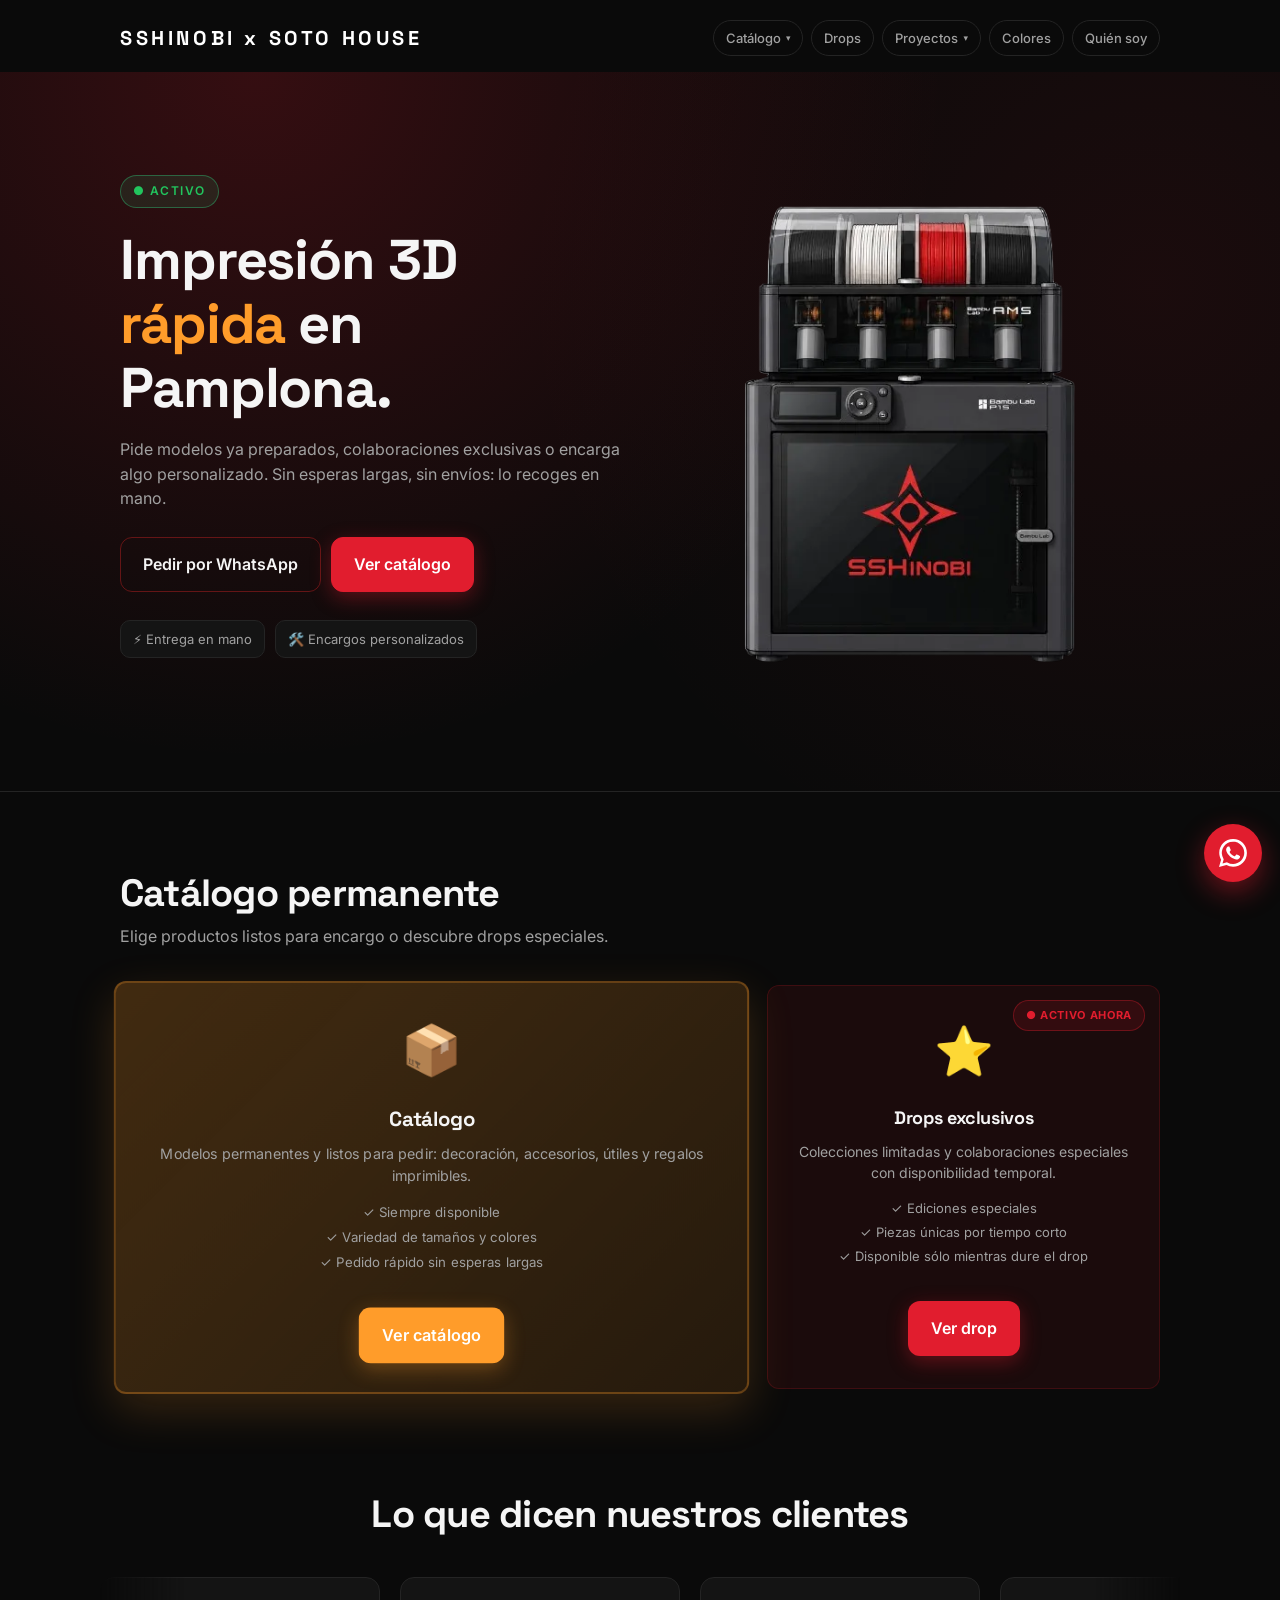
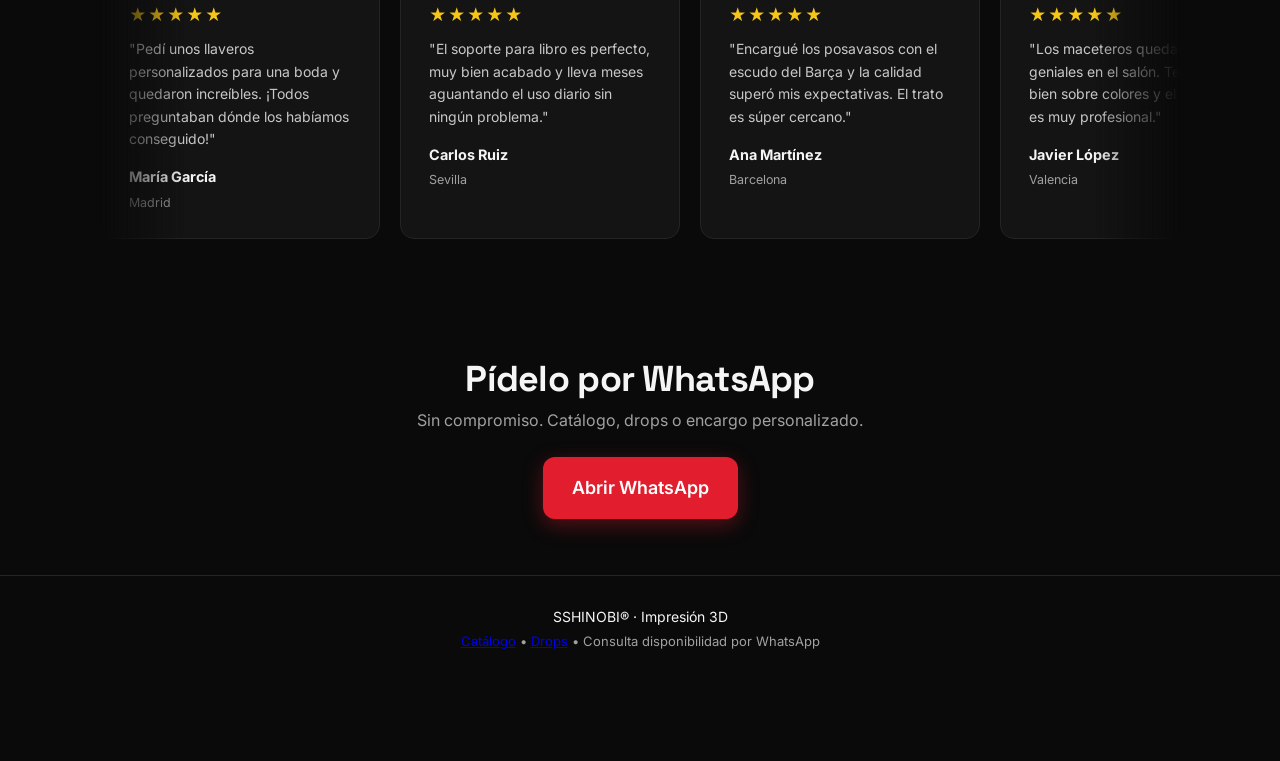
<file: index.html>
<!DOCTYPE html>
<html lang="es">
<head>
  <meta charset="UTF-8" />
  <meta name="viewport" content="width=device-width, initial-scale=1, viewport-fit=cover" />
  <meta name="theme-color" content="#0a0a0a" />
  <title>SSHINOBI · Impresión 3D en Pamplona</title>
  <meta name="description" content="Impresión 3D rápida y cercana dentro de la residencia. Catálogo permanente, drops exclusivos y encargos personalizados." />

  <link rel="preconnect" href="https://fonts.googleapis.com" />
  <link rel="preconnect" href="https://fonts.gstatic.com" crossorigin />
  <link href="https://fonts.googleapis.com/css2?family=Inter:wght@400;500;600;700&family=Space+Grotesk:wght@500;600;700&display=swap" rel="stylesheet" />

  <link rel="stylesheet" href="style.css" />
</head>
<body>

  <!-- ============ NAV ============ -->
  <header class="nav">
    <a href="index.html" class="brand">SSHINOBI x SOTO HOUSE</a>
    <div class="hamburger" id="hamburger">
      <span></span>
      <span></span>
      <span></span>
    </div>
    <nav class="nav-links">
      <div class="nav-dropdown">
        <a href="catalogo.html" class="nav-link nav-dropdown-toggle">
          Catálogo <span class="nav-caret">▾</span>
        </a>
        <div class="nav-dropdown-menu">
          <a href="catalogo.html#utilidad" class="nav-dropdown-link">Utilidad y organización</a>
          <a href="catalogo.html#decoracion" class="nav-dropdown-link">Decoración</a>
          <a href="catalogo.html#accesorios" class="nav-dropdown-link">Accesorios y personalización</a>
          <a href="catalogo.html#geek-fandom" class="nav-dropdown-link">Geek & Fandom</a>
          <a href="catalogo.html#packs" class="nav-dropdown-link">Packs y descuentos</a>
        </div>
      </div>
      <a href="drops.html" class="nav-link">Drops</a>
      <div class="nav-dropdown">
        <a href="proyectos/index.html" class="nav-link nav-dropdown-toggle">
          Proyectos <span class="nav-caret">▾</span>
        </a>
        <div class="nav-dropdown-menu">
          <a href="proyectos/empresas.html" class="nav-dropdown-link">Empresas</a>
          <a href="proyectos/imanes.html" class="nav-dropdown-link">Imanes</a>
          <a href="proyectos/hueforges.html" class="nav-dropdown-link">Hueforge</a>
          <a href="proyectos/impresiones-nfc.html" class="nav-dropdown-link">Impresiones NFC</a>
        </div>
      </div>
      <a href="catalogo.html#colores" class="nav-link">Colores</a>
      <a href="sobremi.html" class="nav-link">Quién soy</a>
    </nav>
    <nav class="nav-links mobile" id="nav-links-mobile">
      <a href="catalogo.html" class="nav-link">Catálogo</a>
      <a href="drops.html" class="nav-link">Drops</a>
      <a href="proyectos/index.html" class="nav-link">Proyectos</a>
      <a href="proyectos/empresas.html" class="nav-link">Empresas</a>
      <a href="proyectos/imanes.html" class="nav-link">Imanes</a>
      <a href="proyectos/hueforges.html" class="nav-link">Hueforge</a>
      <a href="proyectos/impresiones-nfc.html" class="nav-link">Impresiones NFC</a>
      <a href="catalogo.html#colores" class="nav-link">Colores</a>
      <a href="sobremi.html" class="nav-link">Quién soy</a>
    </nav>
  </header>

  <!-- ============ HERO ============ -->
  <section class="hero" id="top">
    <div class="hero-row">
      <div class="hero-inner">
        <span class="badge">● Activo</span>
        <h1>Impresión 3D <span class="accent">rápida</span> en Pamplona.</h1>
        <p class="lead">
          Pide modelos ya preparados, colaboraciones exclusivas o encarga algo personalizado.
          Sin esperas largas, sin envíos: lo recoges en mano.
        </p>

        <div class="cta-row">
          <a class="btn btn-ghost" href="https://wa.me/34636653986?text=Holaa%20%F0%9F%91%8B%20Antes%20de%20nada%2C%20%C2%BFpodr%C3%ADas%20presentarte%3F%20As%C3%AD%20puedo%20guardarte%20y%20saber%20con%20qui%C3%A9n%20hablo%20por%20si%20haces%20alg%C3%BAn%20pedido.%20Gracias%20%F0%9F%98%8A" target="_blank" rel="noopener">
            Pedir por WhatsApp
          </a>
          <a class="btn btn-drop" href="catalogo.html">Ver catálogo</a>
        </div>

        <ul class="mini">
          <li>⚡ Entrega en mano</li>
          <li>🛠️ Encargos personalizados</li>
        </ul>
      </div>
      <div class="hero-visual">
        <img src="images/general/Portada1.webp" alt="Desktop 3D printer with finished 3D printed parts displayed on a worktable; filament spools and tools visible in the background, showing a small tidy workshop ready for hand pickup. Tone: professional and inviting" class="hero-img">
      </div>
    </div>
  </section>

  <!-- ============ DOS OPCIONES PRINCIPALES ============ -->
  <section class="section landing-options">
    <div class="section-head">
      <h2>Catálogo permanente</h2>
      <p>Elige productos listos para encargo o descubre drops especiales.</p>
    </div>

    <div class="options-grid">
      <!-- Catálogo principal -->
      <div class="option-card option-main">
        <div class="option-icon" aria-hidden="true">📦</div>
        <h3>Catálogo</h3>
        <p>Modelos permanentes y listos para pedir: decoración, accesorios, útiles y regalos imprimibles.</p>
        <ul class="option-features">
          <li>✓ Siempre disponible</li>
          <li>✓ Variedad de tamaños y colores</li>
          <li>✓ Pedido rápido sin esperas largas</li>
        </ul>
        <a class="btn btn-primary" href="catalogo.html">Ver catálogo</a>
      </div>

      <!-- Drop secundario -->
      <div class="option-card option-secondary">
        <div class="badge-drop" style="margin-bottom: 12px;">● Activo ahora</div>
        <div class="option-icon" aria-hidden="true">⭐</div>
        <h3>Drops exclusivos</h3>
        <p>Colecciones limitadas y colaboraciones especiales con disponibilidad temporal.</p>
        <ul class="option-features">
          <li>✓ Ediciones especiales</li>
          <li>✓ Piezas únicas por tiempo corto</li>
          <li>✓ Disponible sólo mientras dure el drop</li>
        </ul>
        <a class="btn btn-drop" href="drops.html">Ver drop</a>
      </div>
    </div>
  </section>

  <!-- ============ RESEÑAS ============ -->
  <section class="section reviews">
    <div class="section-head">
      <h2>Lo que dicen nuestros clientes</h2>
    </div>

    <div class="reviews-track-wrap">
      <div class="reviews-track">

        <article class="review-card">
          <div class="review-stars">★★★★★</div>
          <p class="review-text">"Pedí unos llaveros personalizados para una boda y quedaron increíbles. ¡Todos preguntaban dónde los habíamos conseguido!"</p>
          <div class="review-author">
            <strong>María García</strong>
            <span>Madrid</span>
          </div>
        </article>

        <article class="review-card">
          <div class="review-stars">★★★★★</div>
          <p class="review-text">"El soporte para libro es perfecto, muy bien acabado y lleva meses aguantando el uso diario sin ningún problema."</p>
          <div class="review-author">
            <strong>Carlos Ruiz</strong>
            <span>Sevilla</span>
          </div>
        </article>

        <article class="review-card">
          <div class="review-stars">★★★★★</div>
          <p class="review-text">"Encargué los posavasos con el escudo del Barça y la calidad superó mis expectativas. El trato es súper cercano."</p>
          <div class="review-author">
            <strong>Ana Martínez</strong>
            <span>Barcelona</span>
          </div>
        </article>

        <article class="review-card">
          <div class="review-stars">★★★★★</div>
          <p class="review-text">"Los maceteros quedaron geniales en el salón. Te asesora bien sobre colores y el resultado es muy profesional."</p>
          <div class="review-author">
            <strong>Javier López</strong>
            <span>Valencia</span>
          </div>
        </article>

        <article class="review-card">
          <div class="review-stars">★★★★★</div>
          <p class="review-text">"Llevo ya tres pedidos y siempre perfectos. El anillo giratorio fue un regalo y le encantó a quien se lo di."</p>
          <div class="review-author">
            <strong>Laura Sánchez</strong>
            <span>Bilbao</span>
          </div>
        </article>

        <!-- Duplicado para bucle infinito continuo -->
        <article class="review-card" aria-hidden="true">
          <div class="review-stars">★★★★★</div>
          <p class="review-text">"Pedí unos llaveros personalizados para una boda y quedaron increíbles. ¡Todos preguntaban dónde los habíamos conseguido!"</p>
          <div class="review-author">
            <strong>María García</strong>
            <span>Madrid</span>
          </div>
        </article>

        <article class="review-card" aria-hidden="true">
          <div class="review-stars">★★★★★</div>
          <p class="review-text">"El soporte para libro es perfecto, muy bien acabado y lleva meses aguantando el uso diario sin ningún problema."</p>
          <div class="review-author">
            <strong>Carlos Ruiz</strong>
            <span>Sevilla</span>
          </div>
        </article>

        <article class="review-card" aria-hidden="true">
          <div class="review-stars">★★★★★</div>
          <p class="review-text">"Encargué los posavasos con el escudo del Barça y la calidad superó mis expectativas. El trato es súper cercano."</p>
          <div class="review-author">
            <strong>Ana Martínez</strong>
            <span>Barcelona</span>
          </div>
        </article>

        <article class="review-card" aria-hidden="true">
          <div class="review-stars">★★★★★</div>
          <p class="review-text">"Los maceteros quedaron geniales en el salón. Te asesora bien sobre colores y el resultado es muy profesional."</p>
          <div class="review-author">
            <strong>Javier López</strong>
            <span>Valencia</span>
          </div>
        </article>

        <article class="review-card" aria-hidden="true">
          <div class="review-stars">★★★★★</div>
          <p class="review-text">"Llevo ya tres pedidos y siempre perfectos. El anillo giratorio fue un regalo y le encantó a quien se lo di."</p>
          <div class="review-author">
            <strong>Laura Sánchez</strong>
            <span>Bilbao</span>
          </div>
        </article>

      </div>
    </div>
  </section>

  <!-- ============ CTA WHATSAPP ============ -->
  <!-- ============ CONTACTO ============ -->
  <section class="section contact hide-mobile" id="contacto">
    <h2>Pídelo por WhatsApp</h2>
    <p>Sin compromiso. Catálogo, drops o encargo personalizado.</p>
    <a class="btn btn-drop big" href="https://wa.me/34636653986?text=Holaa%20" target="_blank" rel="noopener">
      Abrir WhatsApp
    </a>
  </section>

  <!-- ============ FOOTER ============ -->
  <footer class="footer">
    <div>SSHINOBI® · Impresión 3D</div>
    <div class="muted"><a href="catalogo.html">Catálogo</a> • <a href="drops.html">Drops</a> • Consulta disponibilidad por WhatsApp</div>
  </footer>

  <!-- ============ FAB WHATSAPP ============ -->
  <a class="fab" href="https://wa.me/34636653986" target="_blank" rel="noopener" aria-label="WhatsApp">
    <svg width="28" height="28" viewBox="0 0 24 24" fill="currentColor" aria-hidden="true">
      <path d="M20.52 3.48A11.86 11.86 0 0012.05 0C5.5 0 .2 5.3.2 11.86c0 2.09.55 4.13 1.6 5.93L0 24l6.36-1.66a11.83 11.83 0 005.69 1.45h.01c6.55 0 11.86-5.3 11.86-11.86 0-3.17-1.23-6.15-3.4-8.45zM12.06 21.5h-.01a9.6 9.6 0 01-4.89-1.34l-.35-.21-3.77.99 1-3.67-.23-.38a9.62 9.62 0 1117.85-5.03c0 5.31-4.32 9.64-9.6 9.64zm5.27-7.21c-.29-.14-1.71-.84-1.97-.94-.27-.1-.46-.14-.66.14-.19.29-.76.94-.93 1.13-.17.19-.34.22-.63.07-.29-.14-1.22-.45-2.32-1.43-.86-.77-1.44-1.71-1.61-2-.17-.29-.02-.45.13-.59.13-.13.29-.34.43-.51.14-.17.19-.29.29-.48.1-.19.05-.36-.02-.51-.07-.14-.66-1.59-.9-2.18-.24-.57-.48-.49-.66-.5l-.56-.01c-.19 0-.51.07-.78.36-.27.29-1.02 1-1.02 2.45 0 1.45 1.05 2.85 1.2 3.05.14.19 2.07 3.16 5.02 4.43.7.3 1.25.48 1.68.62.7.22 1.34.19 1.84.12.56-.08 1.71-.7 1.96-1.38.24-.68.24-1.26.17-1.38-.07-.12-.26-.19-.55-.34z"/>
    </svg>
  </a>

  <script src="script.js" defer></script>
</body>
</html>
</file>
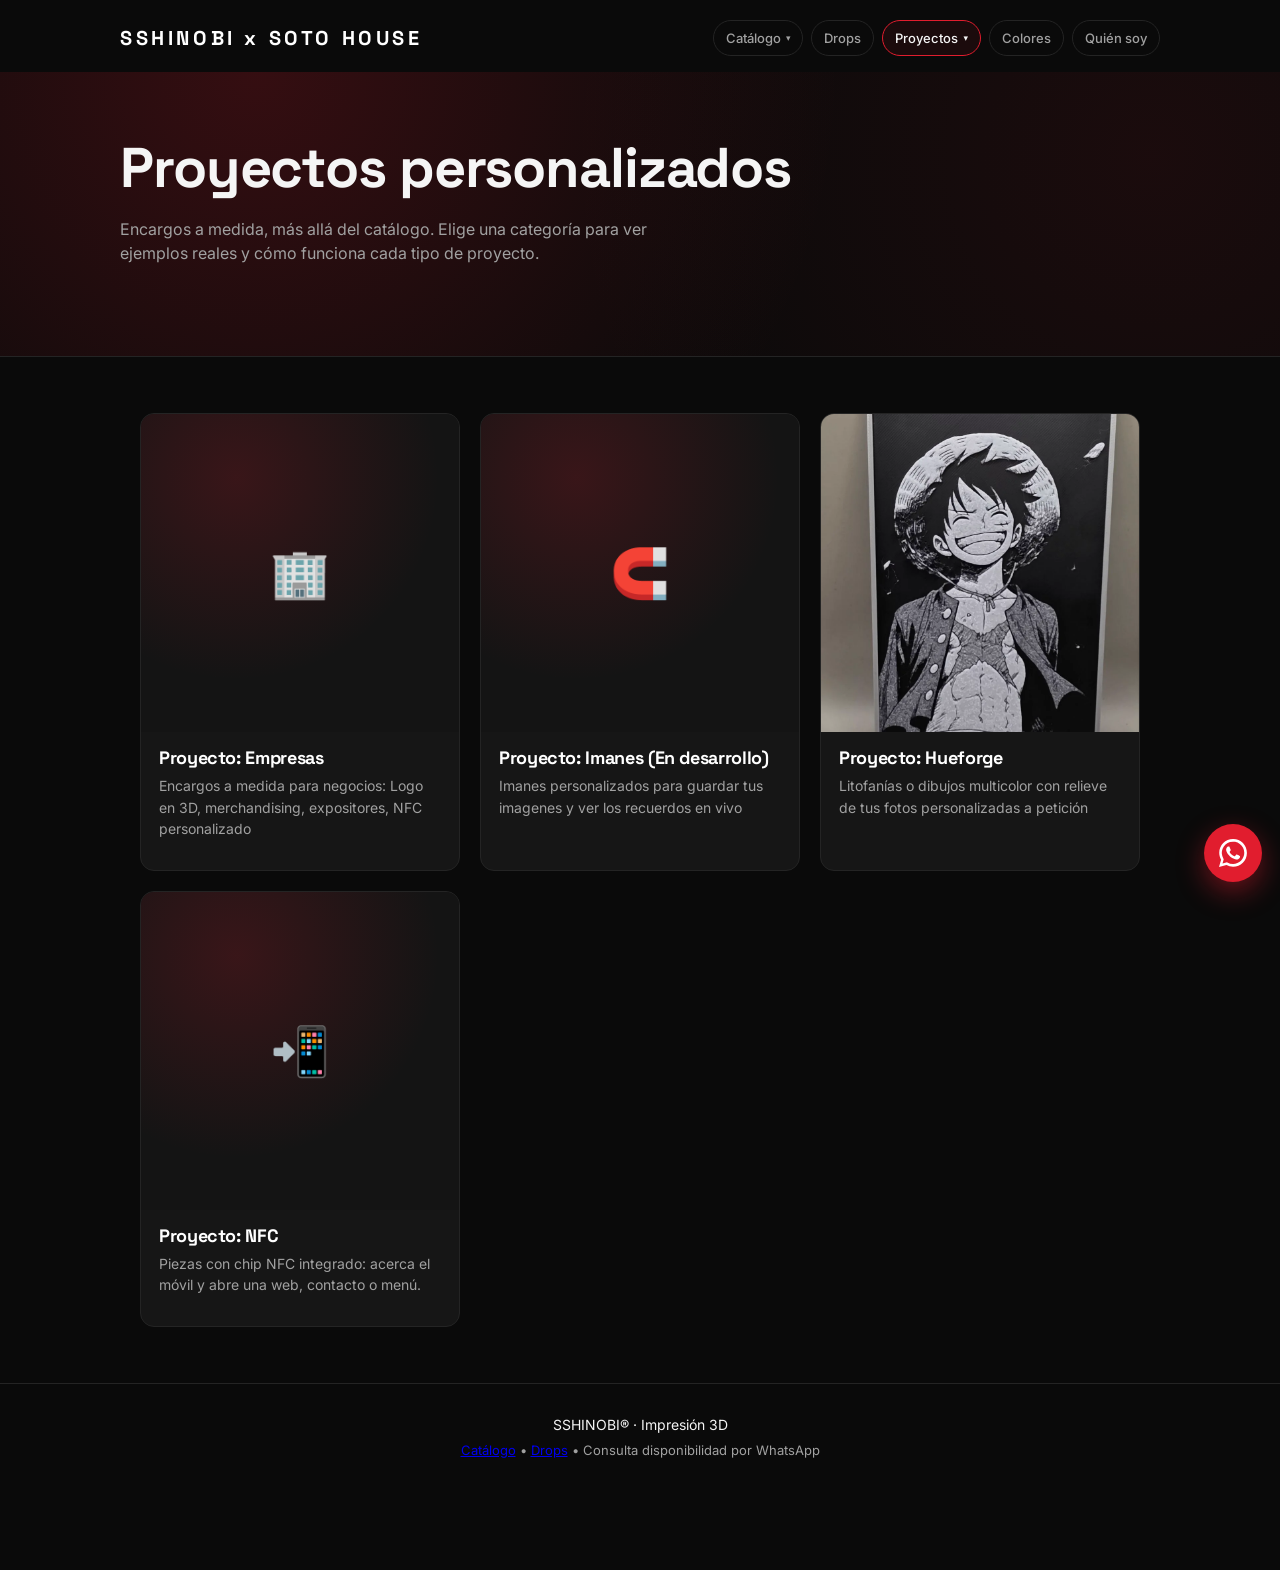
<file: proyectos/index.html>
<!DOCTYPE html>
<html lang="es">
<head>
  <meta charset="UTF-8" />
  <meta name="viewport" content="width=device-width, initial-scale=1, viewport-fit=cover" />
  <meta name="theme-color" content="#0a0a0a" />
  <title>Proyectos personalizados · SSHINOBI</title>
  <meta name="description" content="Encargos personalizados: impresiones NFC, Hueforge, imanes y proyectos para empresas." />

  <link rel="preconnect" href="https://fonts.googleapis.com" />
  <link rel="preconnect" href="https://fonts.gstatic.com" crossorigin />
  <link href="https://fonts.googleapis.com/css2?family=Inter:wght@400;500;600;700&family=Space+Grotesk:wght@500;600;700&display=swap" rel="stylesheet" />

  <link rel="stylesheet" href="../style.css" />
</head>
<body>

  <!-- ============ NAV ============ -->
  <header class="nav">
    <a href="../index.html" class="brand">SSHINOBI x SOTO HOUSE</a>
    <div class="hamburger" id="hamburger">
      <span></span>
      <span></span>
      <span></span>
    </div>
    <nav class="nav-links">
      <div class="nav-dropdown">
        <a href="../catalogo.html" class="nav-link nav-dropdown-toggle">
          Catálogo <span class="nav-caret">▾</span>
        </a>
        <div class="nav-dropdown-menu">
          <a href="../catalogo.html#utilidad" class="nav-dropdown-link">Utilidad y organización</a>
          <a href="../catalogo.html#decoracion" class="nav-dropdown-link">Decoración</a>
          <a href="../catalogo.html#accesorios" class="nav-dropdown-link">Accesorios y personalización</a>
          <a href="../catalogo.html#geek-fandom" class="nav-dropdown-link">Geek & Fandom</a>
          <a href="../catalogo.html#packs" class="nav-dropdown-link">Packs y descuentos</a>
        </div>
      </div>
      <a href="../drops.html" class="nav-link">Drops</a>
      <div class="nav-dropdown">
        <a href="index.html" class="nav-link nav-dropdown-toggle active">
          Proyectos <span class="nav-caret">▾</span>
        </a>
        <div class="nav-dropdown-menu">
          <a href="empresas.html" class="nav-dropdown-link">Empresas</a>
          <a href="imanes.html" class="nav-dropdown-link">Imanes</a>
          <a href="hueforges.html" class="nav-dropdown-link">Hueforge</a>
          <a href="impresiones-nfc.html" class="nav-dropdown-link">Impresiones NFC</a>
        </div>
      </div>
      <a href="../catalogo.html#colores" class="nav-link">Colores</a>
      <a href="../sobremi.html" class="nav-link">Quién soy</a>
    </nav>
    <nav class="nav-links mobile" id="nav-links-mobile">
      <a href="../catalogo.html" class="nav-link">Catálogo</a>
      <a href="../drops.html" class="nav-link">Drops</a>
      <a href="index.html" class="nav-link active">Proyectos</a>
      <a href="empresas.html" class="nav-link">Empresas</a>
      <a href="imanes.html" class="nav-link">Imanes</a>
      <a href="hueforges.html" class="nav-link">Hueforge</a>
      <a href="impresiones-nfc.html" class="nav-link">Impresiones NFC</a>
      <a href="../catalogo.html#colores" class="nav-link">Colores</a>
      <a href="../sobremi.html" class="nav-link">Quién soy</a>
    </nav>
  </header>

  <!-- ============ HERO ============ -->
  <section class="hero hero-page" style="padding-top: 40px;">
    <div class="hero-inner">
      <h1>Proyectos personalizados</h1>
      <p class="lead">
        Encargos a medida, más allá del catálogo. Elige una categoría para ver ejemplos reales y cómo funciona cada tipo de proyecto.
      </p>
    </div>
  </section>

  <!-- ============ CATEGORÍAS DE PROYECTOS ============ -->
  <section class="section">
    <div class="grid">

      <a href="empresas.html" class="card">
        <div class="card-img placeholder" aria-hidden="true">🏢</div>
        <div class="card-body">
          <h4>Proyecto: Empresas</h4>
          <p>Encargos a medida para negocios: Logo en 3D, merchandising, expositores, NFC personalizado</p>
        </div>
      </a>

      <a href="imanes.html" class="card">
        <div class="card-img placeholder" aria-hidden="true">🧲</div>
        <div class="card-body">
          <h4>Proyecto: Imanes (En desarrollo)</h4>
          <p>Imanes personalizados para guardar tus imagenes y ver los recuerdos en vivo</p>
        </div>
      </a>

      <a href="hueforges.html" class="card">
        <div class="card-img">
          <img src="../images/geek_and_fandom/hueforge_luffy1.webp" alt="Hueforge multicolor de Luffy impreso en 3D" loading="lazy" />
        </div>
        <div class="card-body">
          <h4>Proyecto: Hueforge</h4>
          <p>Litofanías o dibujos multicolor con relieve de tus fotos personalizadas a petición</p>
        </div>
      </a>

      <a href="impresiones-nfc.html" class="card">
        <div class="card-img placeholder" aria-hidden="true">📲</div>
        <div class="card-body">
          <h4>Proyecto: NFC</h4>
          <p>Piezas con chip NFC integrado: acerca el móvil y abre una web, contacto o menú.</p>
        </div>
      </a>

    </div>
  </section>

  <!-- ============ FOOTER ============ -->
  <footer class="footer">
    <div>SSHINOBI® · Impresión 3D</div>
    <div class="muted"><a href="../catalogo.html">Catálogo</a> • <a href="../drops.html">Drops</a> • Consulta disponibilidad por WhatsApp</div>
  </footer>

  <!-- ============ FAB WHATSAPP ============ -->
  <a class="fab" href="https://wa.me/34636653986" target="_blank" rel="noopener" aria-label="WhatsApp">
    <svg width="28" height="28" viewBox="0 0 24 24" fill="currentColor" aria-hidden="true">
      <path d="M20.52 3.48A11.86 11.86 0 0012.05 0C5.5 0 .2 5.3.2 11.86c0 2.09.55 4.13 1.6 5.93L0 24l6.36-1.66a11.83 11.83 0 005.69 1.45h.01c6.55 0 11.86-5.3 11.86-11.86 0-3.17-1.23-6.15-3.4-8.45zM12.06 21.5h-.01a9.6 9.6 0 01-4.89-1.34l-.35-.21-3.77.99 1-3.67-.23-.38a9.62 9.62 0 1117.85-5.03c0 5.31-4.32 9.64-9.6 9.64zm5.27-7.21c-.29-.14-1.71-.84-1.97-.94-.27-.1-.46-.14-.66.14-.19.29-.76.94-.93 1.13-.17.19-.34.22-.63.07-.29-.14-1.22-.45-2.32-1.43-.86-.77-1.44-1.71-1.61-2-.17-.29-.02-.45.13-.59.13-.13.29-.34.43-.51.14-.17.19-.29.29-.48.1-.19.05-.36-.02-.51-.07-.14-.66-1.59-.9-2.18-.24-.57-.48-.49-.66-.5l-.56-.01c-.19 0-.51.07-.78.36-.27.29-1.02 1-1.02 2.45 0 1.45 1.05 2.85 1.2 3.05.14.19 2.07 3.16 5.02 4.43.7.3 1.25.48 1.68.62.7.22 1.34.19 1.84.12.56-.08 1.71-.7 1.96-1.38.24-.68.24-1.26.17-1.38-.07-.12-.26-.19-.55-.34z"/>
    </svg>
  </a>

  <script src="../script.js" defer></script>
</body>
</html>
</file>
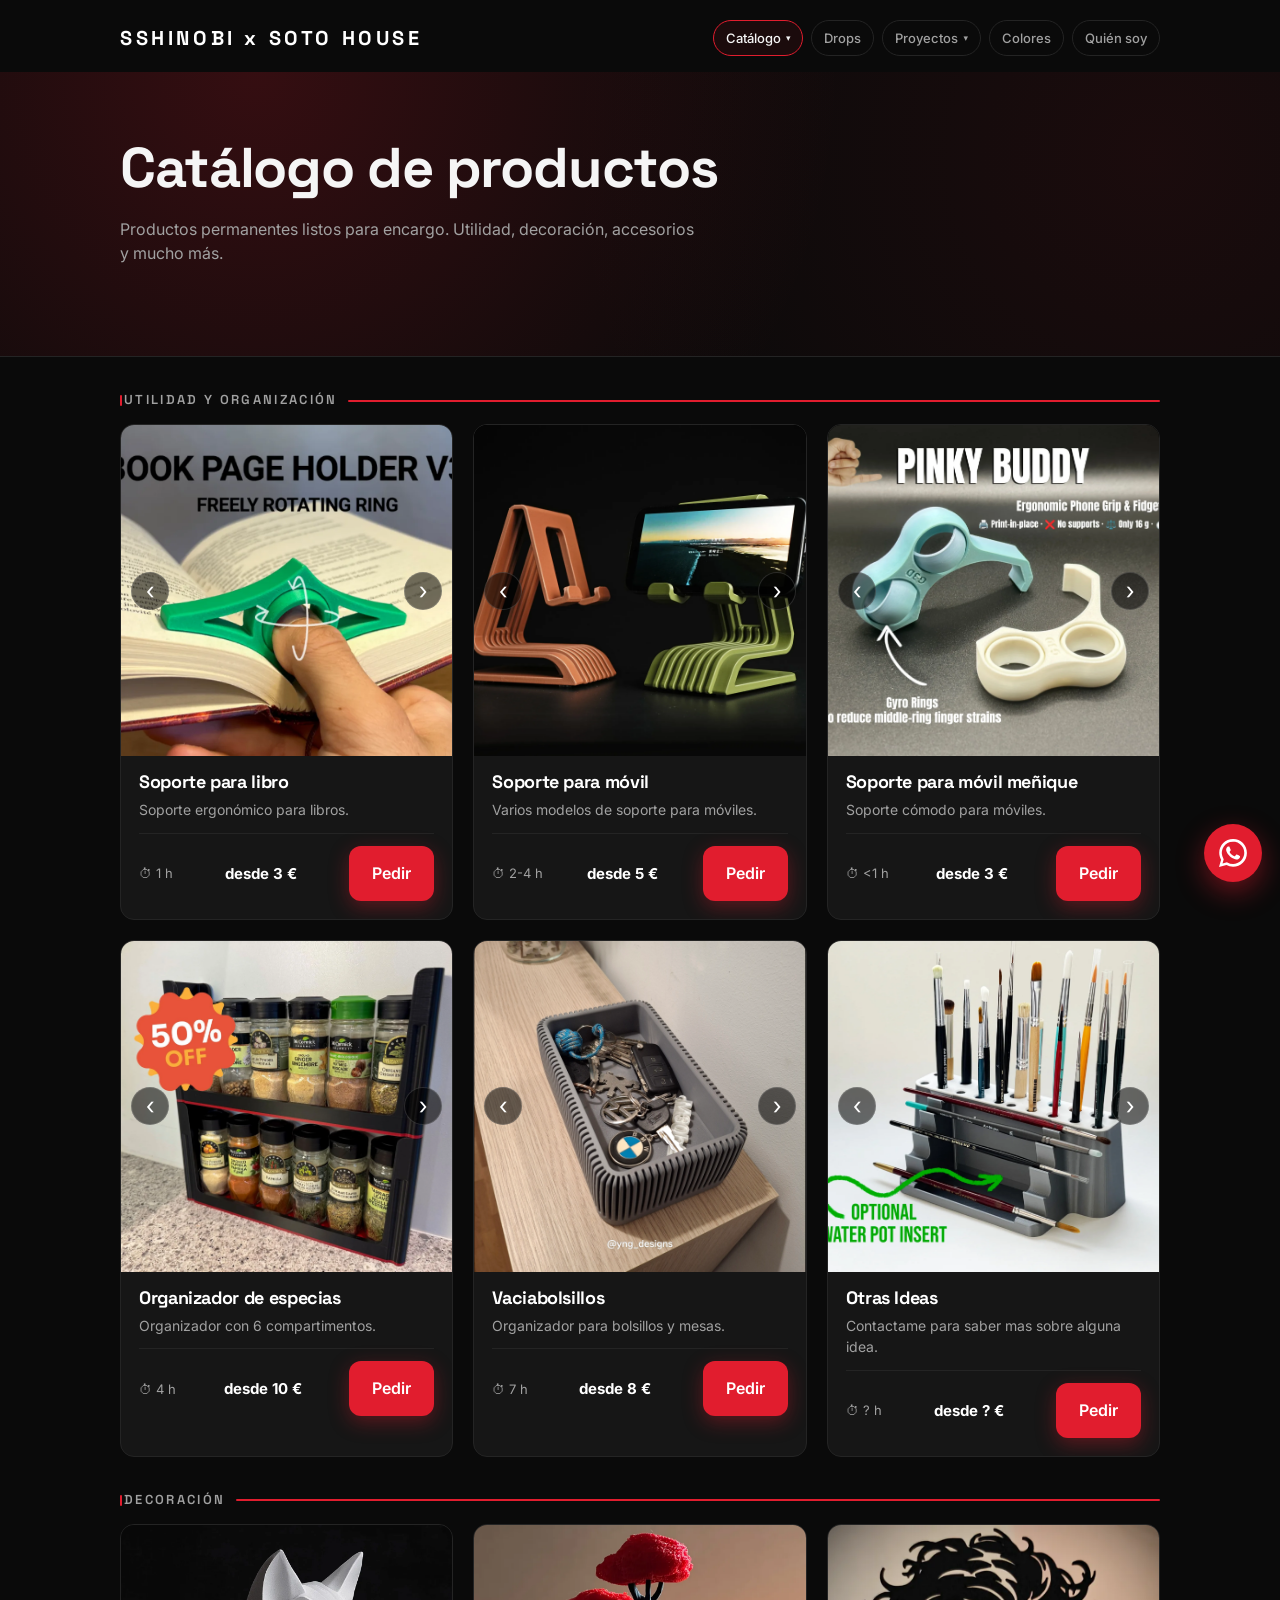
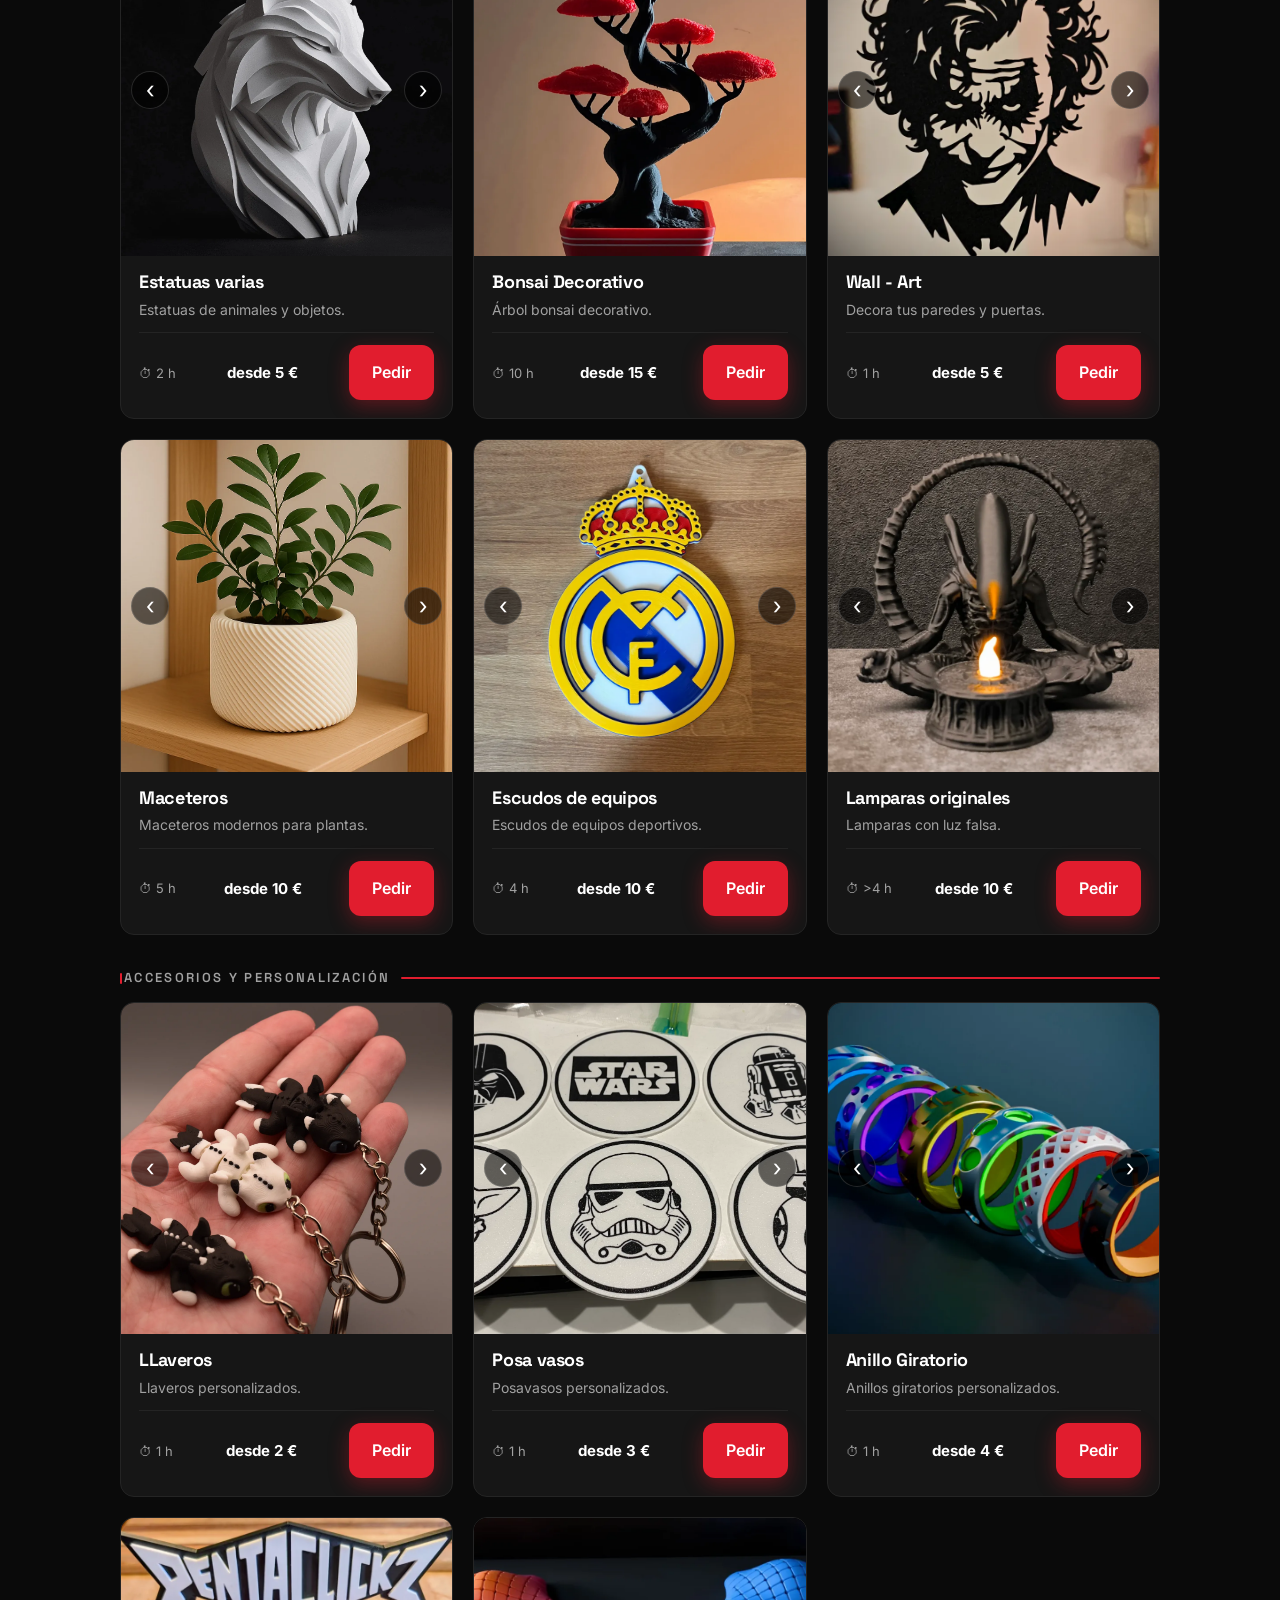
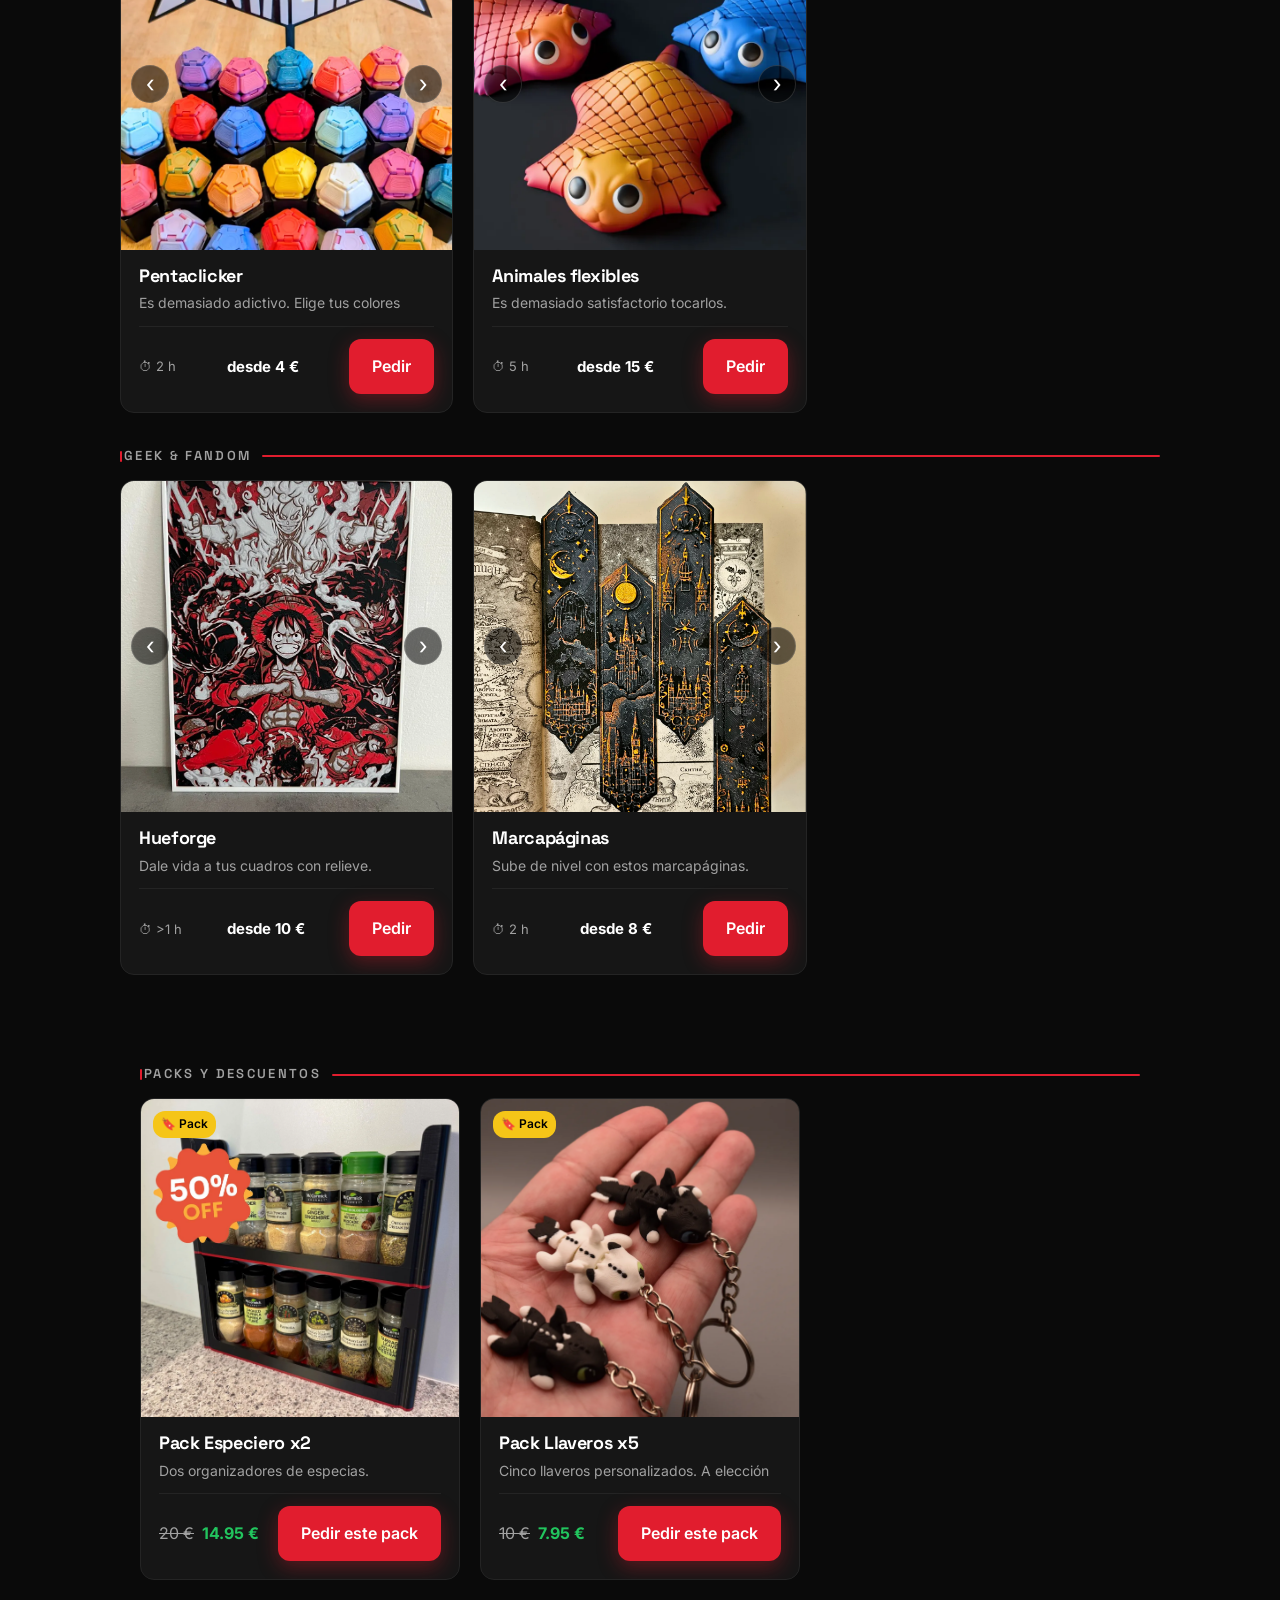
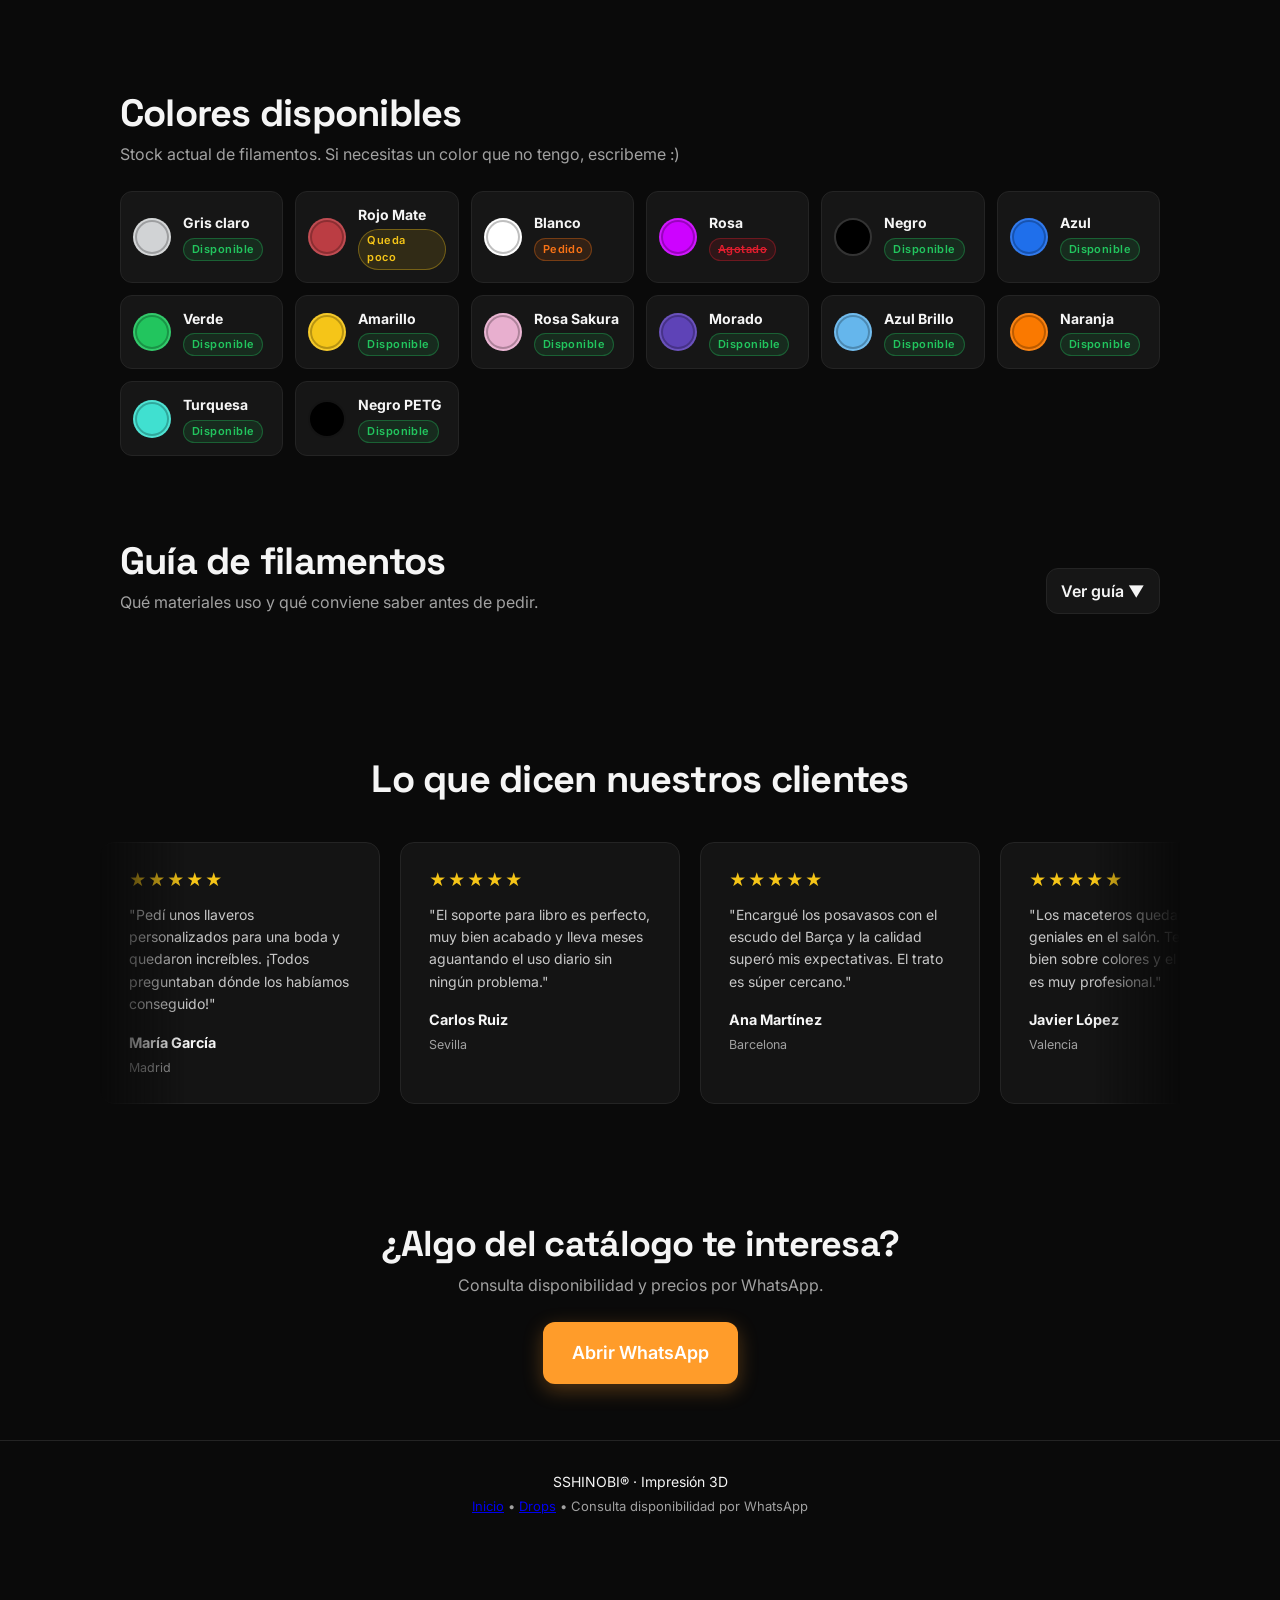
<file: catalogo.html>
﻿<!DOCTYPE html>
<html lang="es">
<head>
  <meta charset="UTF-8" />
  <meta name="viewport" content="width=device-width, initial-scale=1, viewport-fit=cover" />
  <meta name="theme-color" content="#0a0a0a" />
  <title>Catálogo · SSHINOBI Impresión 3D</title>
  <meta name="description" content="Catálogo completo de productos permanentes para impresión 3D: utilidad, decoración, accesorios y más." />

  <link rel="preconnect" href="https://fonts.googleapis.com" />
  <link rel="preconnect" href="https://fonts.gstatic.com" crossorigin />
  <link href="https://fonts.googleapis.com/css2?family=Inter:wght@400;500;600;700&family=Space+Grotesk:wght@500;600;700&display=swap" rel="stylesheet" />

  <link rel="stylesheet" href="style.css" />
</head>
<body>

  <!-- ============ NAV ============ -->
  <header class="nav">
    <a href="index.html" class="brand">SSHINOBI x SOTO HOUSE</a>
    <div class="hamburger" id="hamburger">
      <span></span>
      <span></span>
      <span></span>
    </div>
    <nav class="nav-links">
      <div class="nav-dropdown">
        <a href="catalogo.html" class="nav-link nav-dropdown-toggle active">
          Catálogo <span class="nav-caret">▾</span>
        </a>
        <div class="nav-dropdown-menu">
          <a href="#utilidad" class="nav-dropdown-link">Utilidad y organización</a>
          <a href="#decoracion" class="nav-dropdown-link">Decoración</a>
          <a href="#accesorios" class="nav-dropdown-link">Accesorios y personalización</a>
          <a href="#geek-fandom" class="nav-dropdown-link">Geek & Fandom</a>
          <a href="#packs" class="nav-dropdown-link">Packs y descuentos</a>
        </div>
      </div>
      <a href="drops.html" class="nav-link">Drops</a>
      <div class="nav-dropdown">
        <a href="proyectos/index.html" class="nav-link nav-dropdown-toggle">
          Proyectos <span class="nav-caret">▾</span>
        </a>
        <div class="nav-dropdown-menu">
          <a href="proyectos/empresas.html" class="nav-dropdown-link">Empresas</a>
          <a href="proyectos/imanes.html" class="nav-dropdown-link">Imanes</a>
          <a href="proyectos/hueforges.html" class="nav-dropdown-link">Hueforge</a>
          <a href="proyectos/impresiones-nfc.html" class="nav-dropdown-link">Impresiones NFC</a>
        </div>
      </div>
      <a href="#colores" class="nav-link">Colores</a>
      <a href="sobremi.html" class="nav-link">Quién soy</a>
    </nav>
    <nav class="nav-links mobile" id="nav-links-mobile">
      <a href="catalogo.html" class="nav-link active">Catálogo</a>
      <a href="drops.html" class="nav-link">Drops</a>
      <a href="proyectos/index.html" class="nav-link">Proyectos</a>
      <a href="proyectos/empresas.html" class="nav-link">Empresas</a>
      <a href="proyectos/imanes.html" class="nav-link">Imanes</a>
      <a href="proyectos/hueforges.html" class="nav-link">Hueforge</a>
      <a href="proyectos/impresiones-nfc.html" class="nav-link">Impresiones NFC</a>
      <a href="#colores" class="nav-link">Colores</a>
      <a href="sobremi.html" class="nav-link">Quién soy</a>
    </nav>
  </header>

  <!-- ============ HERO CATÁLOGO ============ -->
  <section class="hero hero-page" style="padding-top: 40px;">
    <div class="hero-inner">
      <h1>Catálogo de productos</h1>
      <p class="lead">
        Productos permanentes listos para encargo. Utilidad, decoración, accesorios y mucho más.
      </p>
    </div>
  </section>

  <!-- ============ CATÁLOGO COMPLETO ============ -->
  <main id="catalogo">

<!--   ============ UTILIDAD Y ORGANIZACION ============ -->

    <h3 class="cat" id="utilidad">Utilidad y organización</h3>
    <div class="grid">
<!--   ============ PRODUCTO 1 SOPORTE PARA LIBRO ============ -->
      <article class="card">
        <div class="card-img slider" data-slider>
          <button class="slider-arrow left" type="button" data-prev aria-label="Foto anterior">&lsaquo;</button>

            <img src="images/utilidad_y_organizacion/soportelibro-1.webp" alt="Soporte de libro" loading="lazy" class="slider-image active" />
            <img src="images/utilidad_y_organizacion/soportelibro-2.webp" alt="Soporte de libro modelo 2" loading="lazy" class="slider-image" />

          <button class="slider-arrow right" type="button" data-next aria-label="Foto siguiente">&rsaquo;</button>
        </div>
        <button class="card-toggle" aria-expanded="false" type="button">
          <div class="card-body">
            <h4>Soporte para libro</h4>
            <p>Soporte ergonómico para libros.</p>
            <div class="meta">
              <span>⏱ 1 h</span>
              <span class="price">desde 3 €</span>
              <a class="btn btn-drop" href="https://wa.me/34636653986?text=Holaa%20%F0%9F%91%8B%20Me%20interesa%20el%20Soporte%20para%20libro" target="_blank" rel="noopener">Pedir</a>
            </div>
          </div>
        </button>
      </article>
<!--   ============ PRODUCTO 2 SOPORTES ============ -->
      <article class="card">
        <div class="card-img slider" data-slider>
          <button class="slider-arrow left" type="button" data-prev aria-label="Foto anterior">&lsaquo;</button>

            <img src="images/utilidad_y_organizacion/soportemovil-1.webp" alt="Soporte de móvil" loading="lazy" class="slider-image active" />
            <img src="images/utilidad_y_organizacion/soportemovil-2.webp" alt="Soporte de móvil modelo 2" loading="lazy" class="slider-image" style="transform: rotate(-90deg);" />
            <img src="images/utilidad_y_organizacion/soportemovil-3.webp" alt="Soporte de móvil modelo 3" loading="lazy" class="slider-image" />

          <button class="slider-arrow right" type="button" data-next aria-label="Foto siguiente">&rsaquo;</button>
        </div>
        <button class="card-toggle" aria-expanded="false" type="button">
          <div class="card-body">
            <h4>Soporte para móvil</h4>
            <p>Varios modelos de soporte para móviles.</p>
            <div class="meta">
              <span>⏱ 2-4 h</span>
              <span class="price">desde 5 €</span>
              <a class="btn btn-drop" href="https://wa.me/34636653986?text=Holaa%20%F0%9F%91%8B%20Me%20interesa%20el%20Soporte%20para%20m%C3%B3vil" target="_blank" rel="noopener">Pedir</a>
            </div>
          </div>
        </button>
      </article>

<!--   ============ PRODUCTO 3 PINKY ============ -->
      <article class="card">
        <div class="card-img slider" data-slider>
          <button class="slider-arrow left" type="button" data-prev aria-label="Foto anterior">&lsaquo;</button>

            <img src="images/utilidad_y_organizacion/pinky-4.webp" alt="Soporte de móvil meñique" loading="lazy" class="slider-image active" />
            <img src="images/utilidad_y_organizacion/pinky-3.webp" alt="Soporte de móvil meñique 2" loading="lazy" class="slider-image " />
            <img src="images/utilidad_y_organizacion/pinky-1.webp" alt="Soporte de móvil meñique 3" loading="lazy" class="slider-image" />

            <button class="slider-arrow right" type="button" data-next aria-label="Foto siguiente">&rsaquo;</button>
        </div>

        <button class="card-toggle" aria-expanded="false" type="button">
          <div class="card-body">
            <h4>Soporte para móvil meñique</h4>
            <p>Soporte cómodo para móviles.</p>
            <div class="meta">
              <span>⏱ &lt;1 h</span>
              <span class="price">desde 3 €</span>
              <a class="btn btn-drop" href="https://wa.me/34636653986?text=Holaa%20%F0%9F%91%8B%20Me%20interesa%20el%20Soporte%20para%20m%C3%B3vil" target="_blank" rel="noopener">Pedir</a>
            </div>
          </div>
        </button>
      </article>

<!--   ============ PRODUCTO 4 ESPECIERO ============ -->

      <article class="card">
        <div class="card-img slider" data-slider>
          <button class="slider-arrow left" type="button" data-prev aria-label="Foto anterior">&lsaquo;</button>

            <img src="images/utilidad_y_organizacion/especiero-1.webp" alt="Organizador de especias impreso en 3D con seis compartimentos visto al frente sobre una superficie clara" loading="lazy" class="slider-image active" />
            <img src="images/utilidad_y_organizacion/especiero-2.webp" alt="Organizador de especias impreso en 3D con seis compartimentos visto desde un ángulo lateral sobre un fondo neutro" loading="lazy" class="slider-image " />

            <button class="slider-arrow right" type="button" data-next aria-label="Foto siguiente">&rsaquo;</button>
        </div>
        <button class="card-toggle" aria-expanded="false" type="button">
          <div class="card-body">
            <h4>Organizador de especias</h4>
            <p>Organizador con 6 compartimentos.</p>
            <div class="meta">
              <span>⏱ 4 h</span>
              <span class="price">desde 10 €</span>
              <a class="btn btn-drop" href="https://wa.me/34636653986?text=Holaa%20%F0%9F%91%8B%20Me%20interesa%20el%20Organizador%20de%20especias" target="_blank" rel="noopener">Pedir</a>
            </div>
          </div>
        </button>
      </article>

<!--   ============ PRODUCTO 5 VACIABOLSILLOS ============ -->

      <article class="card">
        <div class="card-img slider" data-slider>
          <button class="slider-arrow left" type="button" data-prev aria-label="Foto anterior">&lsaquo;</button>

            <img src="images/utilidad_y_organizacion/vaciabolsillos-3.webp" alt="Vaciabolsillos impreso en 3D con compartimentos organizadores sobre una mesa clara" loading="lazy" class="slider-image active" style="transform: rotate(90deg);" />
            <img src="images/utilidad_y_organizacion/vaciabolsillos-4.webp" alt="Vaciabolsillos impreso en 3D presentado desde un lado con compartimentos visibles y un fondo neutro" loading="lazy" class="slider-image " style="transform: rotate(90deg);" />
            <img src="images/utilidad_y_organizacion/vaciabolsillos-1.webp" alt="Vaciabolsillos impreso en 3D presentado desde un lado con compartimentos visibles y un fondo neutro" loading="lazy" class="slider-image " />
            <img src="images/utilidad_y_organizacion/vaciabolsillos-2.webp" alt="Vaciabolsillos impreso en 3D presentado desde un lado con compartimentos visibles y un fondo neutro" loading="lazy" class="slider-image " />

            <button class="slider-arrow right" type="button" data-next aria-label="Foto siguiente">&rsaquo;</button>
        </div>
        <button class="card-toggle" aria-expanded="false" type="button">
          <div class="card-body">
            <h4>Vaciabolsillos</h4>
            <p>Organizador para bolsillos y mesas.</p>
            <div class="meta">
              <span>⏱ 7 h</span>
              <span class="price">desde 8 €</span>
              <a class="btn btn-drop" href="https://wa.me/34636653986?text=Holaa%20%F0%9F%91%8B%20Me%20interesa%20el%20Vaciabolsillos" target="_blank" rel="noopener">Pedir</a>
            </div>
          </div>
        </button>
      </article>


<!--   ============ PRODUCTO 6 OTROS ============ -->

      <article class="card">
        <div class="card-img slider" data-slider>
          <button class="slider-arrow left" type="button" data-prev aria-label="Foto anterior">&lsaquo;</button>

            <img src="images/utilidad_y_organizacion/otros-2.webp" alt="Vaciabolsillos impreso en 3D con compartimentos organizadores sobre una mesa clara" loading="lazy" class="slider-image active" />
            <img src="images/utilidad_y_organizacion/otros-3.webp" alt="Vaciabolsillos impreso en 3D presentado desde un lado con compartimentos visibles y un fondo neutro" loading="lazy" class="slider-image " />
            <img src="images/utilidad_y_organizacion/otros-1.webp" alt="Vaciabolsillos impreso en 3D presentado desde un lado con compartimentos visibles y un fondo neutro" loading="lazy" class="slider-image " />
            <img src="images/utilidad_y_organizacion/otros-4.webp" alt="Vaciabolsillos impreso en 3D presentado desde un lado con compartimentos visibles y un fondo neutro" loading="lazy" class="slider-image " />
            <img src="images/utilidad_y_organizacion/otros-5.webp" alt="Vaciabolsillos impreso en 3D presentado desde un lado con compartimentos visibles y un fondo neutro" loading="lazy" class="slider-image " />

            <button class="slider-arrow right" type="button" data-next aria-label="Foto siguiente">&rsaquo;</button>
        </div>
        <button class="card-toggle" aria-expanded="false" type="button">
          <div class="card-body">
            <h4>Otras Ideas</h4>
            <p>Contactame para saber mas sobre alguna idea.</p>
            <div class="meta">
              <span>⏱ ? h</span>
              <span class="price">desde ? €</span>
              <a class="btn btn-drop" href="https://wa.me/34636653986?text=Holaa%20%F0%9F%91%8B%20Me%20interesa%20una%20idea%20que%20he%20visto%20en%20la%20Web" target="_blank" rel="noopener">Pedir</a>
            </div>
          </div>
        </button>
      </article>

    </div>

<!--   ============ DECORACION ============ -->
    <h3 class="cat" id="decoracion">Decoración</h3>
    <div class="grid">

<!--   ============ PRODUCTO 1 ESCULTURAS ============ -->

      <article class="card">
        <div class="card-img slider" data-slider>
          <button class="slider-arrow left" type="button" data-prev aria-label="Foto anterior">&lsaquo;</button>

            <img src="images/decoracion/lobo.webp" alt="Busto de lobo impreso en 3D con formas suaves y facetas geométricas, iluminado contra un fondo oscuro con un tono elegante" loading="lazy" class="slider-image active" />
            <img src="images/decoracion/gato.webp" alt="Figura de gato impresa en 3D vista de lado, con detalles suaves de rostro y cuerpo sobre un fondo neutro" loading="lazy" class="slider-image " />
            <img src="images/decoracion/tortuga.webp" alt="Figura de tortuga impresa en 3D vista de lado, con detalles suaves de rostro y cuerpo sobre un fondo neutro" loading="lazy" class="slider-image " />

            <button class="slider-arrow right" type="button" data-next aria-label="Foto siguiente">&rsaquo;</button>
        </div>
        <button class="card-toggle" aria-expanded="false" type="button">
          <div class="card-body">
            <h4>Estatuas varias</h4>
            <p>Estatuas de animales y objetos.</p>
            <div class="meta">
              <span>⏱ 2 h</span>
              <span class="price">desde 5 €</span>
              <a class="btn btn-drop" href="https://wa.me/34636653986?text=Holaa%20%F0%9F%91%8B%20Me%20interesa%20las%20Estatuas%20varias" target="_blank" rel="noopener">Pedir</a>
            </div>
          </div>
        </button>
      </article>

<!--   ============ PRODUCTO 2 BONSAI ============ -->

      <article class="card">
        <button class="card-toggle" aria-expanded="false" type="button">
          <div class="card-img"><img src="images/decoracion/bonsai.webp" alt="Figura impresa en 3D con forma de árbol bonsai en negro y rojo dentro de una maceta roja sobre un fondo cálido" loading="lazy" /></div>
          <div class="card-body">
            <h4>Bonsai Decorativo</h4>
            <p>Árbol bonsai decorativo.</p>
            <div class="meta">
              <span>⏱ 10 h</span>
              <span class="price">desde 15 €</span>
              <a class="btn btn-drop" href="https://wa.me/34636653986?text=Holaa%20%F0%9F%91%8B%20Me%20interesa%20el%20Bonsai%20Decorativo" target="_blank" rel="noopener">Pedir</a>
            </div>
          </div>
        </button>
      </article>

<!--   ============ PRODUCTO 3 WALLART ============ -->      

      <article class="card">
        <div class="card-img slider" data-slider>
          <button class="slider-arrow left" type="button" data-prev aria-label="Foto anterior">&lsaquo;</button>

            <img src="images/decoracion/wallart_joker.webp" alt="Cutout de dragón" loading="lazy" class="slider-image active" />
            <img src="images/decoracion/wallart_mariposa.webp" alt="Cutout de Batman" loading="lazy" class="slider-image " />
            <img src="images/decoracion/wallart_japon.webp" alt="Cutout de Superman" loading="lazy" class="slider-image " />
            <img src="images/decoracion/wallart_gojo.webp" alt="Cutout de Spider-Man" loading="lazy" class="slider-image " />
            <img src="images/decoracion/wallart_gatos.webp" alt="Cutout de Wonder Woman" loading="lazy" class="slider-image " />
            <img src="images/decoracion/wallart_ferrari.webp" alt="Cutout de The Flash" loading="lazy" class="slider-image " />
            <img src="images/decoracion/wallart_family.webp" alt="Cutout de dragón" loading="lazy" class="slider-image active" />
            <img src="images/decoracion/wallart_dragones.webp" alt="Cutout de Batman" loading="lazy" class="slider-image " />
            <img src="images/decoracion/wallart_buho.webp" alt="Cutout de Superman" loading="lazy" class="slider-image " />
            <img src="images/decoracion/wallart_bellaybestia.webp" alt="Cutout de Spider-Man" loading="lazy" class="slider-image " />
            <img src="images/decoracion/wallart_mickey.webp" alt="Cutout de Wonder Woman" loading="lazy" class="slider-image " />
            <img src="images/decoracion/wallart_pitbull.webp" alt="Cutout de The Flash" loading="lazy" class="slider-image " />
            <img src="images/decoracion/wallart_stitch.webp" alt="Cutout de Wonder Woman" loading="lazy" class="slider-image " />
            <img src="images/decoracion/wallart_yamaha.webp" alt="Cutout de The Flash" loading="lazy" class="slider-image " />
            
            <button class="slider-arrow right" type="button" data-next aria-label="Foto siguiente">&rsaquo;</button>
        </div>
        <button class="card-toggle" aria-expanded="false" type="button">
          <div class="card-body">
            <h4>Wall - Art</h4>
            <p>Decora tus paredes y puertas.</p>
            <div class="meta">
              <span>⏱ 1 h</span>
              <span class="price">desde 5 €</span>
              <a class="btn btn-drop" href="https://wa.me/34636653986?text=Holaa%20%F0%9F%91%8B%20Me%20interesa%20los%20Wall%20-%20Art" target="_blank" rel="noopener">Pedir</a>
            </div>
          </div>
        </button>
      </article>

      
<!--   ============ PRODUCTO 4 MACETEROS ============ -->

      <article class="card">
        <div class="card-img slider" data-slider>
          <button class="slider-arrow left" type="button" data-prev aria-label="Foto anterior">&lsaquo;</button>

            <img src="images/decoracion/macetero-1.webp" alt="Maceteros modernos para plantas de hogar" loading="lazy" class="slider-image active" />
            <img src="images/decoracion/macetero-2.webp" alt="Maceteros modernos para plantas de hogar" loading="lazy" class="slider-image " />
            <img src="images/decoracion/macetero-3.webp" alt="Maceteros modernos para plantas de hogar" loading="lazy" class="slider-image " />
            <img src="images/decoracion/macetero-4.webp" alt="Maceteros modernos para plantas de hogar" loading="lazy" class="slider-image " />
            <button class="slider-arrow right" type="button" data-next aria-label="Foto siguiente">&rsaquo;</button>
        </div>

        <button class="card-toggle" aria-expanded="false" type="button">
          <div class="card-body">
            <h4>Maceteros</h4>
            <p>Maceteros modernos para plantas.</p>
            <div class="meta">
              <span>⏱ 5 h</span>
              <span class="price">desde 10 €</span>
              <a class="btn btn-drop" href="https://wa.me/34636653986?text=Holaa%20%F0%9F%91%8B%20Me%20interesa%20los%20Maceteros" target="_blank" rel="noopener">Pedir</a>
            </div>
          </div>
        </button>
      </article>

<!--   ============ PRODUCTO 5 ESCUDOS ============ -->

      <article class="card">
        <div class="card-img slider" data-slider>
          <button class="slider-arrow left" type="button" data-prev aria-label="Foto anterior">&lsaquo;</button>

            <img src="images/decoracion/madrid.webp" alt="Organizador de especias impreso en 3D con seis compartimentos visto al frente sobre una superficie clara" loading="lazy" class="slider-image active" />
            <img src="images/decoracion/sevilla.webp" alt="Organizador de especias impreso en 3D con seis compartimentos visto desde un ángulo lateral sobre un fondo neutro" loading="lazy" class="slider-image " />

            <button class="slider-arrow right" type="button" data-next aria-label="Foto siguiente">&rsaquo;</button>
        </div>
        <button class="card-toggle" aria-expanded="false" type="button">
          <div class="card-body">
            <h4>Escudos de equipos</h4>
            <p>Escudos de equipos deportivos.</p>
            <div class="meta">
              <span>⏱ 4 h</span>
              <span class="price">desde 10 €</span>
              <a class="btn btn-drop" href="https://wa.me/34636653986?text=Holaa%20%F0%9F%91%8B%20Me%20interesa%20los%20Escudos%20de%20equipos" target="_blank" rel="noopener">Pedir</a>
            </div>
          </div>
        </button>
      </article>

<!--   ============ PRODUCTO 6 LAMPARAS ============ -->

      <article class="card">
        <div class="card-img slider" data-slider>
          <button class="slider-arrow left" type="button" data-prev aria-label="Foto anterior">&lsaquo;</button>

            <img src="images/decoracion/lampara_alien.webp" alt="Lámpara alienígena con diseño moderno" loading="lazy" class="slider-image active" />
            <img src="images/decoracion/lampara_eevee.webp" alt="Lámpara Eevee con diseño moderno" loading="lazy" class="slider-image " />
            <img src="images/decoracion/lampara_calabaza.webp" alt="Lámpara Eevee con diseño moderno" loading="lazy" class="slider-image " />
            <img src="images/decoracion/lampara_zorro.webp" alt="Lámpara Eevee con diseño moderno" loading="lazy" class="slider-image " />
            <img src="images/decoracion/lampara_fuego.webp" alt="Lámpara Eevee con diseño moderno" loading="lazy" class="slider-image " />
            <img src="images/decoracion/lampara_fantasma.webp" alt="Lámpara Eevee con diseño moderno" loading="lazy" class="slider-image " />

            <button class="slider-arrow right" type="button" data-next aria-label="Foto siguiente">&rsaquo;</button>
        </div>
        <button class="card-toggle" aria-expanded="false" type="button">
          <div class="card-body">
            <h4>Lamparas originales</h4>
            <p>Lamparas con luz falsa.</p>
            <div class="meta">
              <span>⏱ >4 h</span>
              <span class="price">desde 10 €</span>
              <a class="btn btn-drop" href="https://wa.me/34636653986?text=Holaa%20%F0%9F%91%8B%20Me%20interesa%20los%20Lamparas%20originales" target="_blank" rel="noopener">Pedir</a>
            </div>
          </div>
        </button>
      </article>

    </div>

<!--   ============ ACCESORIOS Y PERSONALIZACIÓN ============ -->

    <h3 class="cat" id="accesorios">Accesorios y personalización</h3>
    <div class="grid">

<!--   ============ PRODUCTO 1 LLAVEROS ============ -->      

      <article class="card">
        <div class="card-img slider" data-slider>
          <button class="slider-arrow left" type="button" data-prev aria-label="Foto anterior">&lsaquo;</button>

            <img src="images/accesorios_y_personalizacion/llavero-1.webp" alt="Llavero personalizado" loading="lazy" class="slider-image active" />
            <img src="images/accesorios_y_personalizacion/llavero-2.webp" alt="Llavero personalizado" loading="lazy" class="slider-image " />
            <img src="images/accesorios_y_personalizacion/llavero-3.webp" alt="Llavero personalizado" loading="lazy" class="slider-image " />
            <img src="images/accesorios_y_personalizacion/llavero-4.webp" alt="Llavero personalizado" loading="lazy" class="slider-image " />
            <img src="images/accesorios_y_personalizacion/llavero-5.webp" alt="Llavero personalizado" loading="lazy" class="slider-image " />
            <img src="images/accesorios_y_personalizacion/llavero-6.webp" alt="Llavero personalizado" loading="lazy" class="slider-image " />
            <img src="images/accesorios_y_personalizacion/llavero-7.webp" alt="Llavero personalizado" loading="lazy" class="slider-image " />

            <button class="slider-arrow right" type="button" data-next aria-label="Foto siguiente">&rsaquo;</button>
        </div>
        <button class="card-toggle" aria-expanded="false" type="button">
          <div class="card-body">
            <h4>LLaveros</h4>
            <p>Llaveros personalizados.</p>
            <div class="meta">
              <span>⏱ 1 h</span>
              <span class="price">desde 2 €</span>
              <a class="btn btn-drop" href="https://wa.me/34636653986?text=Holaa%20%F0%9F%91%8B%20Me%20interesa%20los%20LLaveros" target="_blank" rel="noopener">Pedir</a>
            </div>
          </div>
        </button>
      </article>

<!--   ============ PRODUCTO 2 POSA VASOS ============ -->      

      <article class="card">
        <div class="card-img slider" data-slider>
          <button class="slider-arrow left" type="button" data-prev aria-label="Foto anterior">&lsaquo;</button>

            <img src="images/accesorios_y_personalizacion/posavasos-1.webp" alt="Posa vasos personalizado" loading="lazy" class="slider-image active" />
            <img src="images/accesorios_y_personalizacion/posavasos-2.webp" alt="Posa vasos personalizado" loading="lazy" class="slider-image " />
            <img src="images/accesorios_y_personalizacion/posavasos-3.webp" alt="Posa vasos personalizado" loading="lazy" class="slider-image " />
            <img src="images/accesorios_y_personalizacion/posavasos-4.webp" alt="Posa vasos personalizado" loading="lazy" class="slider-image " />
            <img src="images/accesorios_y_personalizacion/posavasos-5.webp" alt="Posa vasos personalizado" loading="lazy" class="slider-image " />
            <img src="images/accesorios_y_personalizacion/posavasos-7.webp" alt="Posa vasos personalizado" loading="lazy" class="slider-image " />
            <button class="slider-arrow right" type="button" data-next aria-label="Foto siguiente">&rsaquo;</button>
        </div>
        <button class="card-toggle" aria-expanded="false" type="button">
          <div class="card-body">
            <h4>Posa vasos</h4>
            <p>Posavasos personalizados.</p>
            <div class="meta">
              <span>⏱ 1 h</span>
              <span class="price">desde 3 €</span>
              <a class="btn btn-drop" href="https://wa.me/34636653986?text=Holaa%20%F0%9F%91%8B%20Me%20interesa%20los%20Posa%20vasos" target="_blank" rel="noopener">Pedir</a>
            </div>
          </div>
        </button>
      </article>

      <!--   ============ PRODUCTO 3 ANILLOS ============ -->      

      <article class="card">
        <div class="card-img slider" data-slider>
          <button class="slider-arrow left" type="button" data-prev aria-label="Foto anterior">&lsaquo;</button>

            <img src="images/accesorios_y_personalizacion/anillogiratorio.webp" alt="Anillo giratorio personalizado" loading="lazy" class="slider-image active" />

            <video class="slider-image" autoplay loop muted playsinline preload="auto">
              <source src="videos/anillos_gif.mp4" type="video/mp4" />
            </video>

            <button class="slider-arrow right" type="button" data-next aria-label="Foto siguiente">&rsaquo;</button>
        </div>
        <button class="card-toggle" aria-expanded="false" type="button">
          <div class="card-body">
            <h4>Anillo Giratorio</h4>
            <p>Anillos giratorios personalizados.</p>
            <div class="meta">
              <span>⏱ 1 h</span>
              <span class="price">desde 4 €</span>
              <a class="btn btn-drop" href="https://wa.me/34636653986?text=Holaa%20%F0%9F%91%8B%20Me%20interesa%20los%20Anillos" target="_blank" rel="noopener">Pedir</a>
            </div>
          </div>
        </button>
      </article>

      <!--   ============ PRODUCTO 4 PENTACLICKER ============ -->      

      <article class="card">
        <div class="card-img slider" data-slider>
          <button class="slider-arrow left" type="button" data-prev aria-label="Foto anterior">&lsaquo;</button>

            <img src="images/accesorios_y_personalizacion/pentaclicker_1.webp" alt="Pentaclicker personalizado" loading="lazy" class="slider-image active" />

            <video class="slider-image" autoplay loop muted playsinline preload="auto">
              <source src="videos/pentaclicker_gif1.mp4" type="video/mp4" />
            </video>
            <video class="slider-image" autoplay loop muted playsinline preload="auto">
              <source src="videos/pentaclicker_gif2.mp4" type="video/mp4" />
            </video>

            <button class="slider-arrow right" type="button" data-next aria-label="Foto siguiente">&rsaquo;</button>
        </div>
        <button class="card-toggle" aria-expanded="false" type="button">
          <div class="card-body">
            <h4>Pentaclicker</h4>
            <p>Es demasiado adictivo. Elige tus colores</p>
            <div class="meta">
              <span>⏱ 2 h</span>
              <span class="price">desde 4 €</span>
              <a class="btn btn-drop" href="https://wa.me/34636653986?text=Holaa%20%F0%9F%91%8B%20Me%20interesa%20los%20Pentaclicker" target="_blank" rel="noopener">Pedir</a>
            </div>
          </div>
        </button>
      </article>

<!--   ============ PRODUCTO 5 FLEXI ============ -->      

      <article class="card">
        <div class="card-img slider" data-slider>
          <button class="slider-arrow left" type="button" data-prev aria-label="Foto anterior">&lsaquo;</button>

            <img src="images/accesorios_y_personalizacion/flexi_1.webp" alt="Flexi personalizado" loading="lazy" class="slider-image active" />
            <img src="images/accesorios_y_personalizacion/flexi_2.webp" alt="Flexi personalizado" loading="lazy" class="slider-image " />
            <img src="images/accesorios_y_personalizacion/flexi_3.webp" alt="Flexi personalizado" loading="lazy" class="slider-image " />
            <img src="images/accesorios_y_personalizacion/flexi_4.webp" alt="Flexi personalizado" loading="lazy" class="slider-image " />
            <img src="images/accesorios_y_personalizacion/flexi_5.webp" alt="Flexi personalizado" loading="lazy" class="slider-image " />
            <img src="images/accesorios_y_personalizacion/flexi_6.webp" alt="Flexi personalizado" loading="lazy" class="slider-image " />
            <img src="images/accesorios_y_personalizacion/flexi_7.webp" alt="Flexi personalizado" loading="lazy" class="slider-image " />
            <img src="images/accesorios_y_personalizacion/flexi_8.webp" alt="Flexi personalizado" loading="lazy" class="slider-image " />
            <img src="images/accesorios_y_personalizacion/flexi_9.webp" alt="Flexi personalizado" loading="lazy" class="slider-image " />

            <button class="slider-arrow right" type="button" data-next aria-label="Foto siguiente">&rsaquo;</button>
        </div>
        <button class="card-toggle" aria-expanded="false" type="button">
          <div class="card-body">
            <h4>Animales flexibles</h4>
            <p>Es demasiado satisfactorio tocarlos.</p>
            <div class="meta">
              <span>⏱ 5 h</span>
              <span class="price">desde 15 €</span>
              <a class="btn btn-drop" href="https://wa.me/34636653986?text=Holaa%20%F0%9F%91%8B%20Me%20interesa%20los%20Animales%20flexibles" target="_blank" rel="noopener">Pedir</a>
            </div>
          </div>
        </button>
      </article>

    </div>

    <!--   ============ GEEK & FANDOM ============ -->

    <h3 class="cat" id="geek-fandom">GEEK & FANDOM</h3>
    <div class="grid">

<!--   ============ PRODUCTO 1 HUEFORGE ============ -->      

      <article class="card">
        <div class="card-img slider" data-slider>
          <button class="slider-arrow left" type="button" data-prev aria-label="Foto anterior">&lsaquo;</button>

            <img src="images/geek_and_fandom/hueforge_luffy2.webp" alt="Hueforge imagen con relieve" loading="lazy" class="slider-image active" />
            <img src="images/geek_and_fandom/hueforge_tigre.webp" alt="Hueforge imagen con relieve" loading="lazy" class="slider-image " />
            <img src="images/geek_and_fandom/hueforge_naruto.webp" alt="Hueforge imagen con relieve" loading="lazy" class="slider-image " />
            <img src="images/geek_and_fandom/hueforge_gaara.webp" alt="Hueforge imagen con relieve" loading="lazy" class="slider-image " />
            <img src="images/geek_and_fandom/hueforge_luffy1.webp" alt="Hueforge imagen con relieve" loading="lazy" class="slider-image " />
            <img src="images/geek_and_fandom/hueforge_spiderman.webp" alt="Hueforge imagen con relieve" loading="lazy" class="slider-image " />
            <img src="images/geek_and_fandom/hueforge_ihatepeople.webp" alt="Hueforge imagen con relieve" loading="lazy" class="slider-image " />
            <img src="images/geek_and_fandom/hueforge_gojosatoru.webp" alt="Hueforge imagen con relieve" loading="lazy" class="slider-image " />

            <button class="slider-arrow right" type="button" data-next aria-label="Foto siguiente">&rsaquo;</button>
        </div>
        <button class="card-toggle" aria-expanded="false" type="button">
          <div class="card-body">
            <h4>Hueforge</h4>
            <p>Dale vida a tus cuadros con relieve.</p>
            <div class="meta">
              <span>⏱ >1 h</span>
              <span class="price">desde 10 €</span>
              <a class="btn btn-drop" href="https://wa.me/34636653986?text=Holaa%20%F0%9F%91%8B%20Me%20interesa%20los%20Hueforge" target="_blank" rel="noopener">Pedir</a>
            </div>
          </div>
        </button>
      </article>

<!--   ============ PRODUCTO 2 MARCAPÁGINAS ============ -->      

      <article class="card">
        <div class="card-img slider" data-slider>
          <button class="slider-arrow left" type="button" data-prev aria-label="Foto anterior">&lsaquo;</button>

            <img src="images/geek_and_fandom/cutout_hogwarts.webp" alt="Cutout de dragón" loading="lazy" class="slider-image active" />
            <img src="images/geek_and_fandom/cutout_nezuko.webp" alt="Cutout de Nezuko" loading="lazy" class="slider-image " />
            <img src="images/geek_and_fandom/cutout_tanjiro.webp" alt="Cutout de Naruto" loading="lazy" class="slider-image " />
            <img src="images/geek_and_fandom/cutout_dragon.webp" alt="Cutout de Gaara" loading="lazy" class="slider-image " />
            <img src="images/geek_and_fandom/cutout_lechuza.webp" alt="Cutout de Luffy" loading="lazy" class="slider-image " />
            <img src="images/geek_and_fandom/cutout_espada.webp" alt="Cutout de Spider-Man" loading="lazy" class="slider-image " />
            <button class="slider-arrow right" type="button" data-next aria-label="Foto siguiente">&rsaquo;</button>
        </div>
        <button class="card-toggle" aria-expanded="false" type="button">
          <div class="card-body">
            <h4>Marcapáginas</h4>
            <p>Sube de nivel con estos marcapáginas.</p>
            <div class="meta">
              <span>⏱ 2 h</span>
              <span class="price">desde 8 €</span>
              <a class="btn btn-drop" href="https://wa.me/34636653986?text=Holaa%20%F0%9F%91%8B%20Me%20interesa%20los%20Marcapáginas" target="_blank" rel="noopener">Pedir</a>
            </div>
          </div>
        </button>
      </article>


    </div>

<!--   ============ PACKS Y DESCUENTOS ============ -->
  <section class="section packs">
    <h3 class="cat" id="packs">Packs y descuentos</h3>
    <div class="grid">
      <!-- Pack 1 -->
      <article class="card card-pack">
        <div class="badge-pack">🔖 Pack</div>
        <button class="card-toggle" aria-expanded="false" type="button">
          <div class="card-img"><img src="images/utilidad_y_organizacion/especiero-1.webp" alt="Pack Especiero x2" loading="lazy" /></div>
          <div class="card-body">
            <h4>Pack Especiero x2</h4>
            <p>Dos organizadores de especias.</p>
            <div class="meta">
              <span class="price-discount"><s>20 €</s> 14.95 €</span>
              <a class="btn btn-drop" href="https://wa.me/34636653986?text=Holaa%20%F0%9F%91%8B%20Me%20interesa%20el%20Pack%20Especiero%20x2" target="_blank" rel="noopener">Pedir este pack</a>
            </div>
          </div>
        </button>
      </article>

      <!-- Pack 2 -->
      <article class="card card-pack">
        <div class="badge-pack">🔖 Pack</div>
        <button class="card-toggle" aria-expanded="false" type="button">
          <div class="card-img"><img src="images/accesorios_y_personalizacion/llavero-1.webp" alt="Pack Llaveros x5" loading="lazy" /></div>
          <div class="card-body">
            <h4>Pack Llaveros x5</h4>
            <p>Cinco llaveros personalizados. A elección</p>
            <div class="meta">
              <span class="price-discount"><s>10 €</s> 7.95 €</span>
              <a class="btn btn-drop" href="https://wa.me/34636653986?text=Holaa%20%F0%9F%91%8B%20Me%20interesa%20el%20Pack%20Llaveros%20x5" target="_blank" rel="noopener">Pedir este pack</a>
            </div>
          </div>
        </button>
      </article>
    </div>
  </section>

  </main>

  <!-- ============ COLORES DISPONIBLES ============ -->
  <section class="section" id="colores">
    <div class="section-head">
      <h2>Colores disponibles</h2>
      <p>Stock actual de filamentos. Si necesitas un color que no tengo, escribeme :)</p>
    </div>

    <div class="colors">
      <div class="color">
        <span class="swatch" style="--c:#d1d3d5;"></span>
        <div class="color-info">
          <strong>Gris claro</strong>
          <span class="status status-ok">Disponible</span>
        </div>
      </div>
      <div class="color">
        <span class="swatch" style="--c:#bb3d43;"></span>
        <div class="color-info">
          <strong>Rojo Mate</strong>
          <span class="status status-low">Queda poco</span>
        </div>
      </div>
      <div class="color">
        <span class="swatch" style="--c:#ffffff;"></span>
        <div class="color-info">
          <strong>Blanco</strong>
          <span class="status status-coming">Pedido</span>
        </div>
      </div>
      <div class="color">
        <span class="swatch" style="--c:#cd03ff;"></span>
        <div class="color-info">
          <strong>Rosa</strong>
          <span class="status status-out">Agotado</span>
        </div>
      </div>
      <div class="color">
        <span class="swatch" style="--c:#000000; border-color:#333"></span>
        <div class="color-info">
          <strong>Negro</strong>
          <span class="status status-ok">Disponible</span>
        </div>
      </div>
      <div class="color">
        <span class="swatch" style="--c:#1f6feb;"></span>
        <div class="color-info">
          <strong>Azul</strong>
          <span class="status status-ok">Disponible</span>
        </div>
      </div>
      <div class="color">
        <span class="swatch" style="--c:#22c55e;"></span>
        <div class="color-info">
          <strong>Verde</strong>
          <span class="status status-ok">Disponible</span>
        </div>
      </div>
      <div class="color">
        <span class="swatch" style="--c:#f5c518;"></span>
        <div class="color-info">
          <strong>Amarillo</strong>
          <span class="status status-ok">Disponible</span>
        </div>
      </div>
      <div class="color">
        <span class="swatch" style="--c:#e8afcf;"></span>
        <div class="color-info">
          <strong>Rosa Sakura</strong>
          <span class="status status-ok">Disponible</span>
        </div>
      </div>
      <div class="color">
        <span class="swatch" style="--c:#5e43b7;"></span>
        <div class="color-info">
          <strong>Morado</strong>
          <span class="status status-ok">Disponible</span>
        </div>
      </div>
      <div class="color">
        <span class="swatch" style="--c:#65b6ec;"></span>
        <div class="color-info">
          <strong>Azul Brillo</strong>
          <span class="status status-ok">Disponible</span>
        </div>
      </div>
      <div class="color">
        <span class="swatch" style="--c:#fa7900;"></span>
        <div class="color-info">
          <strong>Naranja</strong>
          <span class="status status-ok">Disponible</span>
        </div>
      </div>
      <div class="color">
        <span class="swatch" style="--c:#40E0D0;"></span>
        <div class="color-info">
          <strong>Turquesa</strong>
          <span class="status status-ok">Disponible</span>
        </div>
      </div>
      <div class="color">
        <span class="swatch" style="--c:#000000;"></span>
        <div class="color-info">
          <strong>Negro PETG</strong>
          <span class="status status-ok">Disponible</span>
        </div>
      </div>
    </div>
  </section>

  <!-- ============ GUÍA DE FILAMENTOS ============ -->
  <section class="section filament-guide">
    <div class="section-head filament-head">
      <div>
        <h2>Guía de filamentos</h2>
        <p>Qué materiales uso y qué conviene saber antes de pedir.</p>
      </div>
      <button class="filament-toggle" type="button" aria-expanded="false">
        Ver guía ▼
      </button>
    </div>

    <div class="filament-grid" hidden>
      <article class="filament-card">
        <h3>PLA</h3>
        <p><strong>Es mi material principal.</strong> Ideal para decoración, escritorio, regalos y la mayoría de piezas de uso interior.</p>
        <ul>
          <li>Fácil de imprimir y buen acabado</li>
          <li>Puede ser básico, mate o con acabados especiales</li>
          <li>También puede existir glow, translúcido o variantes decorativas</li>
          <li>No aguanta bien calor alto ni esfuerzos fuertes ni agua</li>
        </ul>
      </article>

      <article class="filament-card">
        <h3>PETG</h3>
        <p>Más resistente que el PLA y mejor para piezas funcionales o de más uso.</p>
        <ul>
          <li>Más resistente y algo más flexible</li>
          <li>Mejor para piezas prácticas</li>
          <li>Buen equilibrio entre resistencia y facilidad</li>
          <li>No dispongo de mucho :)</li>
        </ul>
      </article>

      <article class="filament-card">
        <h3>ABS</h3>
        <p>Material más técnico, pensado para usos más exigentes.</p>
        <ul>
          <li>Más resistente al calor que PLA</li>
          <li>Más complejo de imprimir</li>
          <li>No es mi material habitual</li>
          <li>Solo bajo consulta</li>
        </ul>
      </article>

      <article class="filament-card">
        <h3>TPU</h3>
        <p>Material flexible, útil para piezas blandas o con cierta elasticidad.</p>
        <ul>
          <li>Flexible</li>
          <li>Interesante para usos concretos</li>
          <li>No es el material estándar</li>
          <li>Bajo consulta / pruebas</li>
        </ul>
      </article>
    </div>
  </section>

  <!-- ============ RESEÑAS ============ -->
  <section class="section reviews">
    <div class="section-head">
      <h2>Lo que dicen nuestros clientes</h2>
    </div>

    <div class="reviews-track-wrap">
      <div class="reviews-track">

        <!-- RESEÑA: copia este bloque para añadir más.
             Para añadir foto del cliente, añade dentro del article:
             <img class="review-photo" src="images/foto-cliente.webp" alt="Foto de [nombre]" />  -->
        <article class="review-card">
          <div class="review-stars">★★★★★</div>
          <p class="review-text">"Pedí unos llaveros personalizados para una boda y quedaron increíbles. ¡Todos preguntaban dónde los habíamos conseguido!"</p>
          <div class="review-author">
            <strong>María García</strong>
            <span>Madrid</span>
          </div>
        </article>

        <article class="review-card">
          <div class="review-stars">★★★★★</div>
          <p class="review-text">"El soporte para libro es perfecto, muy bien acabado y lleva meses aguantando el uso diario sin ningún problema."</p>
          <div class="review-author">
            <strong>Carlos Ruiz</strong>
            <span>Sevilla</span>
          </div>
        </article>

        <article class="review-card">
          <div class="review-stars">★★★★★</div>
          <p class="review-text">"Encargué los posavasos con el escudo del Barça y la calidad superó mis expectativas. El trato es súper cercano."</p>
          <div class="review-author">
            <strong>Ana Martínez</strong>
            <span>Barcelona</span>
          </div>
        </article>

        <article class="review-card">
          <div class="review-stars">★★★★★</div>
          <p class="review-text">"Los maceteros quedaron geniales en el salón. Te asesora bien sobre colores y el resultado es muy profesional."</p>
          <div class="review-author">
            <strong>Javier López</strong>
            <span>Valencia</span>
          </div>
        </article>

        <article class="review-card">
          <div class="review-stars">★★★★★</div>
          <p class="review-text">"Llevo ya tres pedidos y siempre perfectos. El anillo giratorio fue un regalo y le encantó a quien se lo di."</p>
          <div class="review-author">
            <strong>Laura Sánchez</strong>
            <span>Bilbao</span>
          </div>
        </article>

        <!-- Duplicado para bucle infinito continuo -->
        <article class="review-card" aria-hidden="true">
          <div class="review-stars">★★★★★</div>
          <p class="review-text">"Pedí unos llaveros personalizados para una boda y quedaron increíbles. ¡Todos preguntaban dónde los habíamos conseguido!"</p>
          <div class="review-author">
            <strong>María García</strong>
            <span>Madrid</span>
          </div>
        </article>

        <article class="review-card" aria-hidden="true">
          <div class="review-stars">★★★★★</div>
          <p class="review-text">"El soporte para libro es perfecto, muy bien acabado y lleva meses aguantando el uso diario sin ningún problema."</p>
          <div class="review-author">
            <strong>Carlos Ruiz</strong>
            <span>Sevilla</span>
          </div>
        </article>

        <article class="review-card" aria-hidden="true">
          <div class="review-stars">★★★★★</div>
          <p class="review-text">"Encargué los posavasos con el escudo del Barça y la calidad superó mis expectativas. El trato es súper cercano."</p>
          <div class="review-author">
            <strong>Ana Martínez</strong>
            <span>Barcelona</span>
          </div>
        </article>

        <article class="review-card" aria-hidden="true">
          <div class="review-stars">★★★★★</div>
          <p class="review-text">"Los maceteros quedaron geniales en el salón. Te asesora bien sobre colores y el resultado es muy profesional."</p>
          <div class="review-author">
            <strong>Javier López</strong>
            <span>Valencia</span>
          </div>
        </article>

        <article class="review-card" aria-hidden="true">
          <div class="review-stars">★★★★★</div>
          <p class="review-text">"Llevo ya tres pedidos y siempre perfectos. El anillo giratorio fue un regalo y le encantó a quien se lo di."</p>
          <div class="review-author">
            <strong>Laura Sánchez</strong>
            <span>Bilbao</span>
          </div>
        </article>

      </div>
    </div>
  </section>

  <!-- ============ CONTACTO ============ -->
  <section class="section contact" id="contacto">
    <h2>¿Algo del catálogo te interesa?</h2>
    <p>Consulta disponibilidad y precios por WhatsApp.</p>
    <a class="btn btn-primary big" href="https://wa.me/34636653986?text=Holaa%20%F0%9F%91%8B%20Me%20interesa%20un%20producto%20del%20cat%C3%A1logo" target="_blank" rel="noopener">
      Abrir WhatsApp
    </a>
  </section>

  <!-- ============ FOOTER ============ -->
  <footer class="footer">
    <div>SSHINOBI® · Impresión 3D</div>
    <div class="muted"><a href="index.html">Inicio</a> • <a href="drops.html">Drops</a> • Consulta disponibilidad por WhatsApp</div>
  </footer>

  <!-- ============ FAB WHATSAPP ============ -->
  <a class="fab" href="https://wa.me/34636653986" target="_blank" rel="noopener" aria-label="WhatsApp">
    <svg width="28" height="28" viewBox="0 0 24 24" fill="currentColor" aria-hidden="true">
      <path d="M20.52 3.48A11.86 11.86 0 0012.05 0C5.5 0 .2 5.3.2 11.86c0 2.09.55 4.13 1.6 5.93L0 24l6.36-1.66a11.83 11.83 0 005.69 1.45h.01c6.55 0 11.86-5.3 11.86-11.86 0-3.17-1.23-6.15-3.4-8.45zM12.06 21.5h-.01a9.6 9.6 0 01-4.89-1.34l-.35-.21-3.77.99 1-3.67-.23-.38a9.62 9.62 0 1117.85-5.03c0 5.31-4.32 9.64-9.6 9.64zm5.27-7.21c-.29-.14-1.71-.84-1.97-.94-.27-.1-.46-.14-.66.14-.19.29-.76.94-.93 1.13-.17.19-.34.22-.63.07-.29-.14-1.22-.45-2.32-1.43-.86-.77-1.44-1.71-1.61-2-.17-.29-.02-.45.13-.59.13-.13.29-.34.43-.51.14-.17.19-.29.29-.48.1-.19.05-.36-.02-.51-.07-.14-.66-1.59-.9-2.18-.24-.57-.48-.49-.66-.5l-.56-.01c-.19 0-.51.07-.78.36-.27.29-1.02 1-1.02 2.45 0 1.45 1.05 2.85 1.2 3.05.14.19 2.07 3.16 5.02 4.43.7.3 1.25.48 1.68.62.7.22 1.34.19 1.84.12.56-.08 1.71-.7 1.96-1.38.24-.68.24-1.26.17-1.38-.07-.12-.26-.19-.55-.34z"/>
    </svg>
  </a>

  <script src="script.js" defer></script>
</body>
</html>
</file>
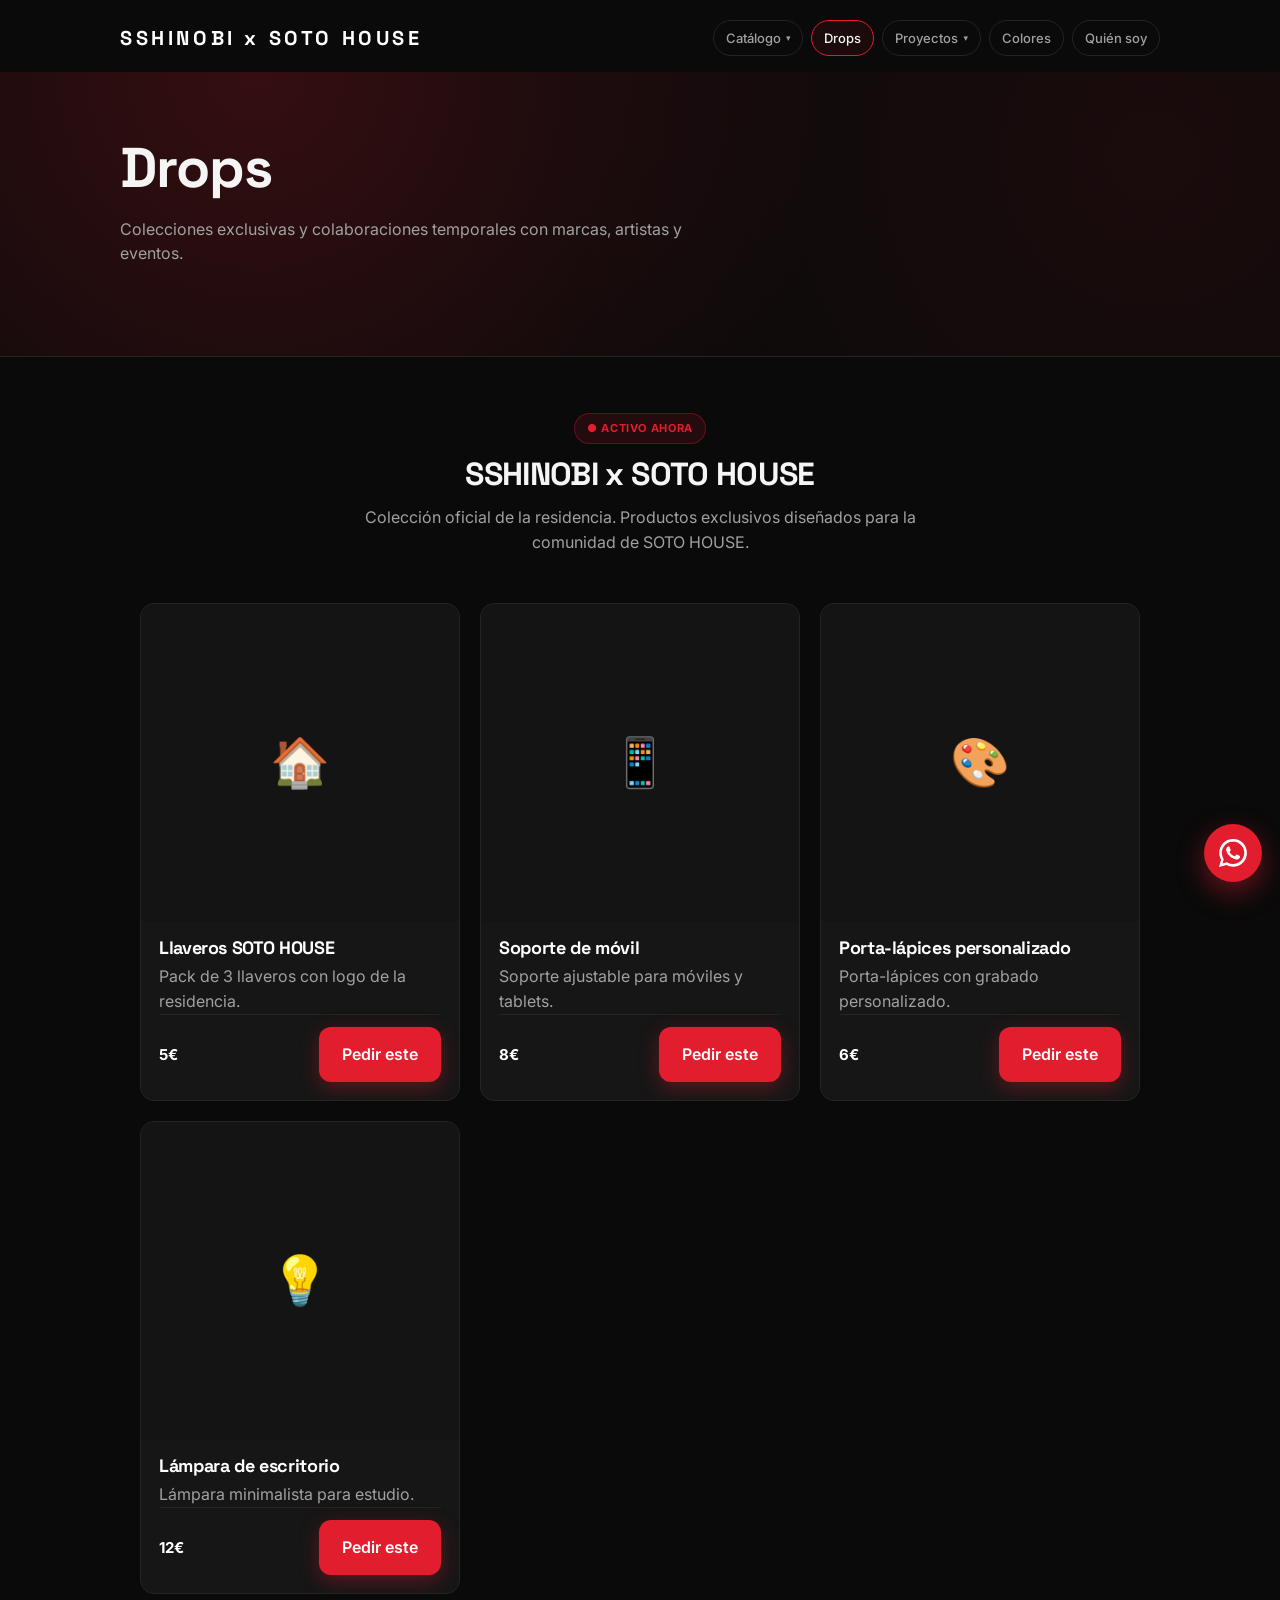
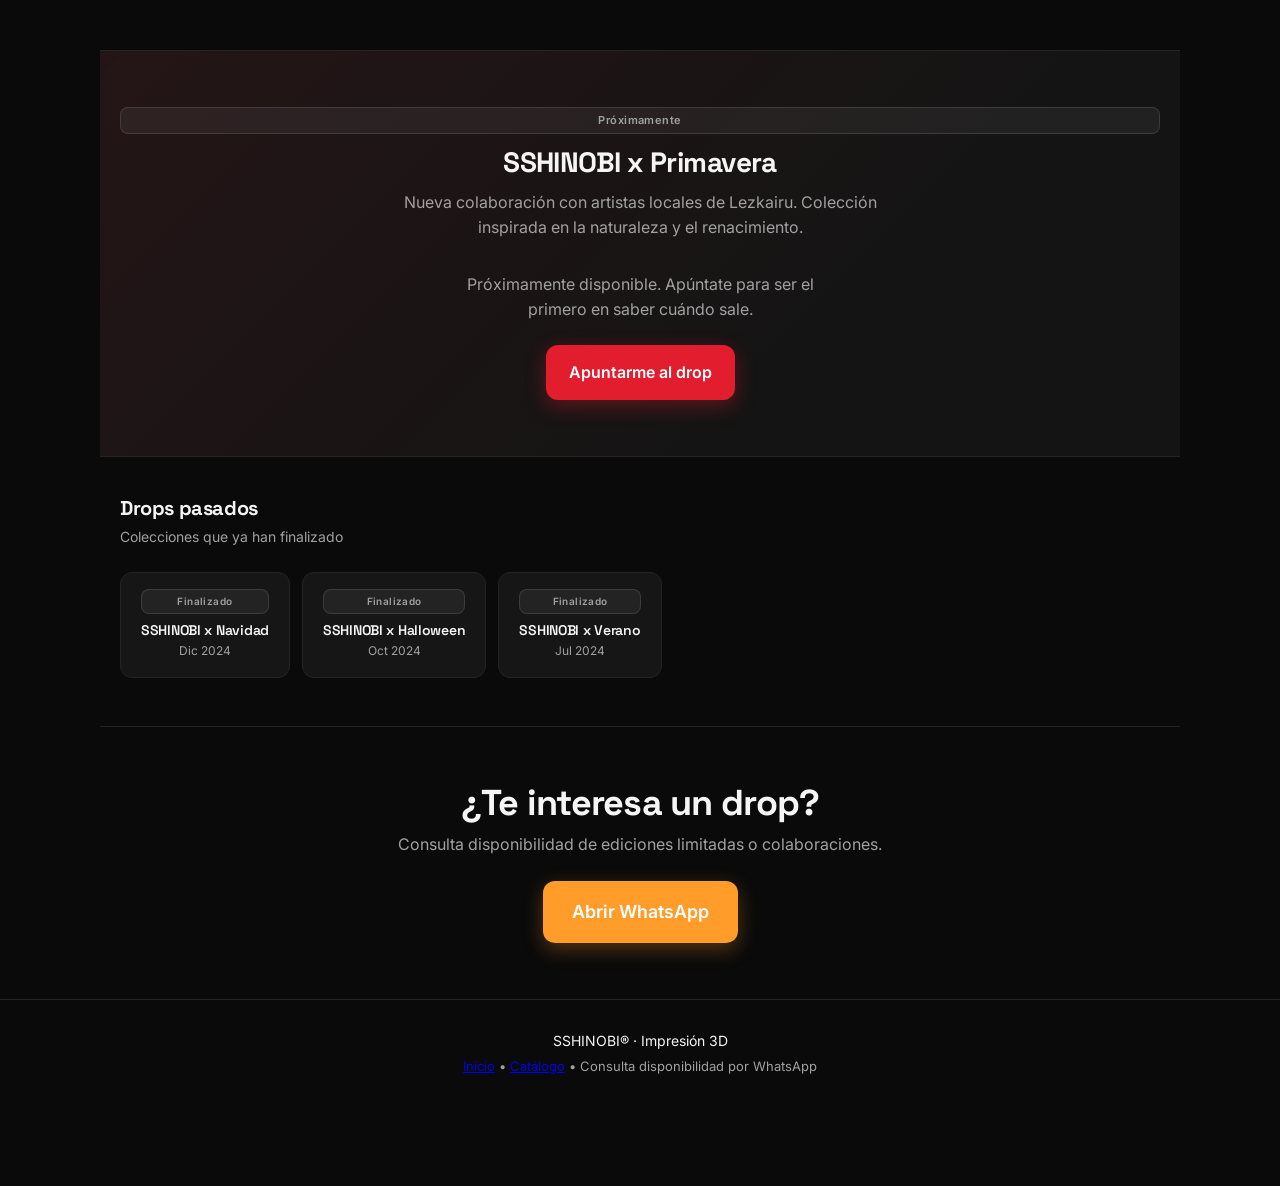
<file: drops.html>
<!DOCTYPE html>
<html lang="es">
<head>
  <meta charset="UTF-8" />
  <meta name="viewport" content="width=device-width, initial-scale=1, viewport-fit=cover" />
  <meta name="theme-color" content="#0a0a0a" />
  <title>Drops · SSHINOBI Impresión 3D</title>
  <meta name="description" content="Colecciones exclusivas y colaboraciones temporales de SSHINOBI. Drops actuales, pasados y próximos." />

  <link rel="preconnect" href="https://fonts.googleapis.com" />
  <link rel="preconnect" href="https://fonts.gstatic.com" crossorigin />
  <link href="https://fonts.googleapis.com/css2?family=Inter:wght@400;500;600;700&family=Space+Grotesk:wght@500;600;700&display=swap" rel="stylesheet" />

  <link rel="stylesheet" href="style.css" />
</head>
<body>

  <!-- ============ NAV ============ -->
  <header class="nav">
    <a href="index.html" class="brand">SSHINOBI x SOTO HOUSE</a>
    <div class="hamburger" id="hamburger">
      <span></span>
      <span></span>
      <span></span>
    </div>
    <nav class="nav-links">
      <div class="nav-dropdown">
        <a href="catalogo.html" class="nav-link nav-dropdown-toggle">
          Catálogo <span class="nav-caret">▾</span>
        </a>
        <div class="nav-dropdown-menu">
          <a href="catalogo.html#utilidad" class="nav-dropdown-link">Utilidad y organización</a>
          <a href="catalogo.html#decoracion" class="nav-dropdown-link">Decoración</a>
          <a href="catalogo.html#accesorios" class="nav-dropdown-link">Accesorios y personalización</a>
          <a href="catalogo.html#geek-fandom" class="nav-dropdown-link">Geek & Fandom</a>
          <a href="catalogo.html#packs" class="nav-dropdown-link">Packs y descuentos</a>
        </div>
      </div>
      <a href="drops.html" class="nav-link active">Drops</a>
      <div class="nav-dropdown">
        <a href="proyectos/index.html" class="nav-link nav-dropdown-toggle">
          Proyectos <span class="nav-caret">▾</span>
        </a>
        <div class="nav-dropdown-menu">
          <a href="proyectos/empresas.html" class="nav-dropdown-link">Empresas</a>
          <a href="proyectos/imanes.html" class="nav-dropdown-link">Imanes</a>
          <a href="proyectos/hueforges.html" class="nav-dropdown-link">Hueforge</a>
          <a href="proyectos/impresiones-nfc.html" class="nav-dropdown-link">Impresiones NFC</a>
        </div>
      </div>
      <a href="catalogo.html#colores" class="nav-link">Colores</a>
      <a href="sobremi.html" class="nav-link">Quién soy</a>
    </nav>
    <nav class="nav-links mobile" id="nav-links-mobile">
      <a href="catalogo.html" class="nav-link">Catálogo</a>
      <a href="drops.html" class="nav-link active">Drops</a>
      <a href="proyectos/index.html" class="nav-link">Proyectos</a>
      <a href="proyectos/empresas.html" class="nav-link">Empresas</a>
      <a href="proyectos/imanes.html" class="nav-link">Imanes</a>
      <a href="proyectos/hueforges.html" class="nav-link">Hueforge</a>
      <a href="proyectos/impresiones-nfc.html" class="nav-link">Impresiones NFC</a>
      <a href="catalogo.html#colores" class="nav-link">Colores</a>
      <a href="sobremi.html" class="nav-link">Quién soy</a>
    </nav>
  </header>

  <!-- ============ HERO DROPS ============ -->
  <section class="hero hero-page hide-mobile" style="padding-top: 40px;">
    <div class="hero-inner">
      <h1>Drops</h1>
      <p class="lead">
        Colecciones exclusivas y colaboraciones temporales con marcas, artistas y eventos.
      </p>
    </div>
  </section>

  <!-- ============ DROP ACTUAL ============ -->
  <section class="section current-drop">
    <div class="section-head">
      <div class="badge-drop" style="margin-bottom: 12px;">● Activo ahora</div>
      <h2>SSHINOBI x SOTO HOUSE</h2>
      <p>Colección oficial de la residencia. Productos exclusivos diseñados para la comunidad de SOTO HOUSE.</p>
    </div>

    <div class="grid">
      <!-- Producto 1 -->
      <article class="card">
        <div class="card-img">
          <div style="width: 100%; height: 100%; background: var(--bg-elev); display: flex; align-items: center; justify-content: center; font-size: 48px;">🏠</div>
        </div>
        <div class="card-body">
          <h4>Llaveros SOTO HOUSE</h4>
          <p>Pack de 3 llaveros con logo de la residencia.</p>
          <div class="meta">
            <div class="price">5€</div>
            <a class="btn btn-drop" href="https://wa.me/34636653986?text=Holaa%20%F0%9F%91%8B%20Me%20interesa%20el%20Llaveros%20SOTO%20HOUSE" target="_blank" rel="noopener">Pedir este</a>
          </div>
        </div>
      </article>

      <!-- Producto 2 -->
      <article class="card">
        <div class="card-img">
          <div style="width: 100%; height: 100%; background: var(--bg-elev); display: flex; align-items: center; justify-content: center; font-size: 48px;">📱</div>
        </div>
        <div class="card-body">
          <h4>Soporte de móvil</h4>
          <p>Soporte ajustable para móviles y tablets.</p>
          <div class="meta">
            <div class="price">8€</div>
            <a class="btn btn-drop" href="https://wa.me/34636653986?text=Holaa%20%F0%9F%91%8B%20Me%20interesa%20el%20Soporte%20de%20m%C3%B3vil" target="_blank" rel="noopener">Pedir este</a>
          </div>
        </div>
      </article>

      <!-- Producto 3 -->
      <article class="card">
        <div class="card-img">
          <div style="width: 100%; height: 100%; background: var(--bg-elev); display: flex; align-items: center; justify-content: center; font-size: 48px;">🎨</div>
        </div>
        <div class="card-body">
          <h4>Porta-lápices personalizado</h4>
          <p>Porta-lápices con grabado personalizado.</p>
          <div class="meta">
            <div class="price">6€</div>
            <a class="btn btn-drop" href="https://wa.me/34636653986?text=Holaa%20%F0%9F%91%8B%20Me%20interesa%20el%20Porta-l%C3%A1pices%20personalizado" target="_blank" rel="noopener">Pedir este</a>
          </div>
        </div>
      </article>

      <!-- Producto 4 -->
      <article class="card">
        <div class="card-img">
          <div style="width: 100%; height: 100%; background: var(--bg-elev); display: flex; align-items: center; justify-content: center; font-size: 48px;">💡</div>
        </div>
        <div class="card-body">
          <h4>Lámpara de escritorio</h4>
          <p>Lámpara minimalista para estudio.</p>
          <div class="meta">
            <div class="price">12€</div>
            <a class="btn btn-drop" href="https://wa.me/34636653986?text=Holaa%20%F0%9F%91%8B%20Me%20interesa%20la%20L%C3%A1mpara%20de%20escritorio" target="_blank" rel="noopener">Pedir este</a>
          </div>
        </div>
      </article>
    </div>
  </section>

  <!-- ============ PRÓXIMO DROP ============ -->
  <section class="section upcoming-drop">
    <div class="section-head">
      <span class="badge-drop-secondary">Próximamente</span>
      <h2>SSHINOBI x Primavera</h2>
      <p>Nueva colaboración con artistas locales de Lezkairu. Colección inspirada en la naturaleza y el renacimiento.</p>
    </div>

    <div class="upcoming-drop-content">
      <p>Próximamente disponible. Apúntate para ser el primero en saber cuándo sale.</p>
      <a class="btn btn-drop" href="https://wa.me/34636653986?text=Holaa%20%F0%9F%91%8B%20Me%20gustar%C3%ADa%20apuntarme%20al%20pr%C3%B3ximo%20drop%20de%20Primavera" target="_blank" rel="noopener">Apuntarme al drop</a>
    </div>
  </section>

  <!-- ============ DROPS PASADOS ============ -->
  <section class="section past-drops">
    <div class="section-head">
      <h2>Drops pasados</h2>
      <p>Colecciones que ya han finalizado</p>
    </div>

    <div class="past-drops-row">
      <div class="past-drop-card">
        <span class="badge-drop-secondary">Finalizado</span>
        <h4>SSHINOBI x Navidad</h4>
        <p>Dic 2024</p>
      </div>
      <div class="past-drop-card">
        <span class="badge-drop-secondary">Finalizado</span>
        <h4>SSHINOBI x Halloween</h4>
        <p>Oct 2024</p>
      </div>
      <div class="past-drop-card">
        <span class="badge-drop-secondary">Finalizado</span>
        <h4>SSHINOBI x Verano</h4>
        <p>Jul 2024</p>
      </div>
    </div>
  </section>

  <!-- ============ CONTACTO ============ -->
  <section class="section contact" id="contacto">
    <h2>¿Te interesa un drop?</h2>
    <p>Consulta disponibilidad de ediciones limitadas o colaboraciones.</p>
    <a class="btn btn-primary big" href="https://wa.me/34636653986?text=Holaa%20%F0%9F%91%8B%20Me%20interesa%20saber%20m%C3%A1s%20sobre%20los%20drops%20exclusivos" target="_blank" rel="noopener">
      Abrir WhatsApp
    </a>
  </section>

  <!-- ============ FOOTER ============ -->
  <footer class="footer">
    <div>SSHINOBI® · Impresión 3D</div>
    <div class="muted"><a href="index.html">Inicio</a> • <a href="catalogo.html">Catálogo</a> • Consulta disponibilidad por WhatsApp</div>
  </footer>

  <!-- ============ FAB WHATSAPP ============ -->
  <a class="fab" href="https://wa.me/34636653986" target="_blank" rel="noopener" aria-label="WhatsApp">
    <svg width="28" height="28" viewBox="0 0 24 24" fill="currentColor" aria-hidden="true">
      <path d="M20.52 3.48A11.86 11.86 0 0012.05 0C5.5 0 .2 5.3.2 11.86c0 2.09.55 4.13 1.6 5.93L0 24l6.36-1.66a11.83 11.83 0 005.69 1.45h.01c6.55 0 11.86-5.3 11.86-11.86 0-3.17-1.23-6.15-3.4-8.45zM12.06 21.5h-.01a9.6 9.6 0 01-4.89-1.34l-.35-.21-3.77.99 1-3.67-.23-.38a9.62 9.62 0 1117.85-5.03c0 5.31-4.32 9.64-9.6 9.64zm5.27-7.21c-.29-.14-1.71-.84-1.97-.94-.27-.1-.46-.14-.66.14-.19.29-.76.94-.93 1.13-.17.19-.34.22-.63.07-.29-.14-1.22-.45-2.32-1.43-.86-.77-1.44-1.71-1.61-2-.17-.29-.02-.45.13-.59.13-.13.29-.34.43-.51.14-.17.19-.29.29-.48.1-.19.05-.36-.02-.51-.07-.14-.66-1.59-.9-2.18-.24-.57-.48-.49-.66-.5l-.56-.01c-.19 0-.51.07-.78.36-.27.29-1.02 1-1.02 2.45 0 1.45 1.05 2.85 1.2 3.05.14.19 2.07 3.16 5.02 4.43.7.3 1.25.48 1.68.62.7.22 1.34.19 1.84.12.56-.08 1.71-.7 1.96-1.38.24-.68.24-1.26.17-1.38-.07-.12-.26-.19-.55-.34z"/>
    </svg>
  </a>

  <script src="script.js" defer></script>
</body>
</html>
</file>
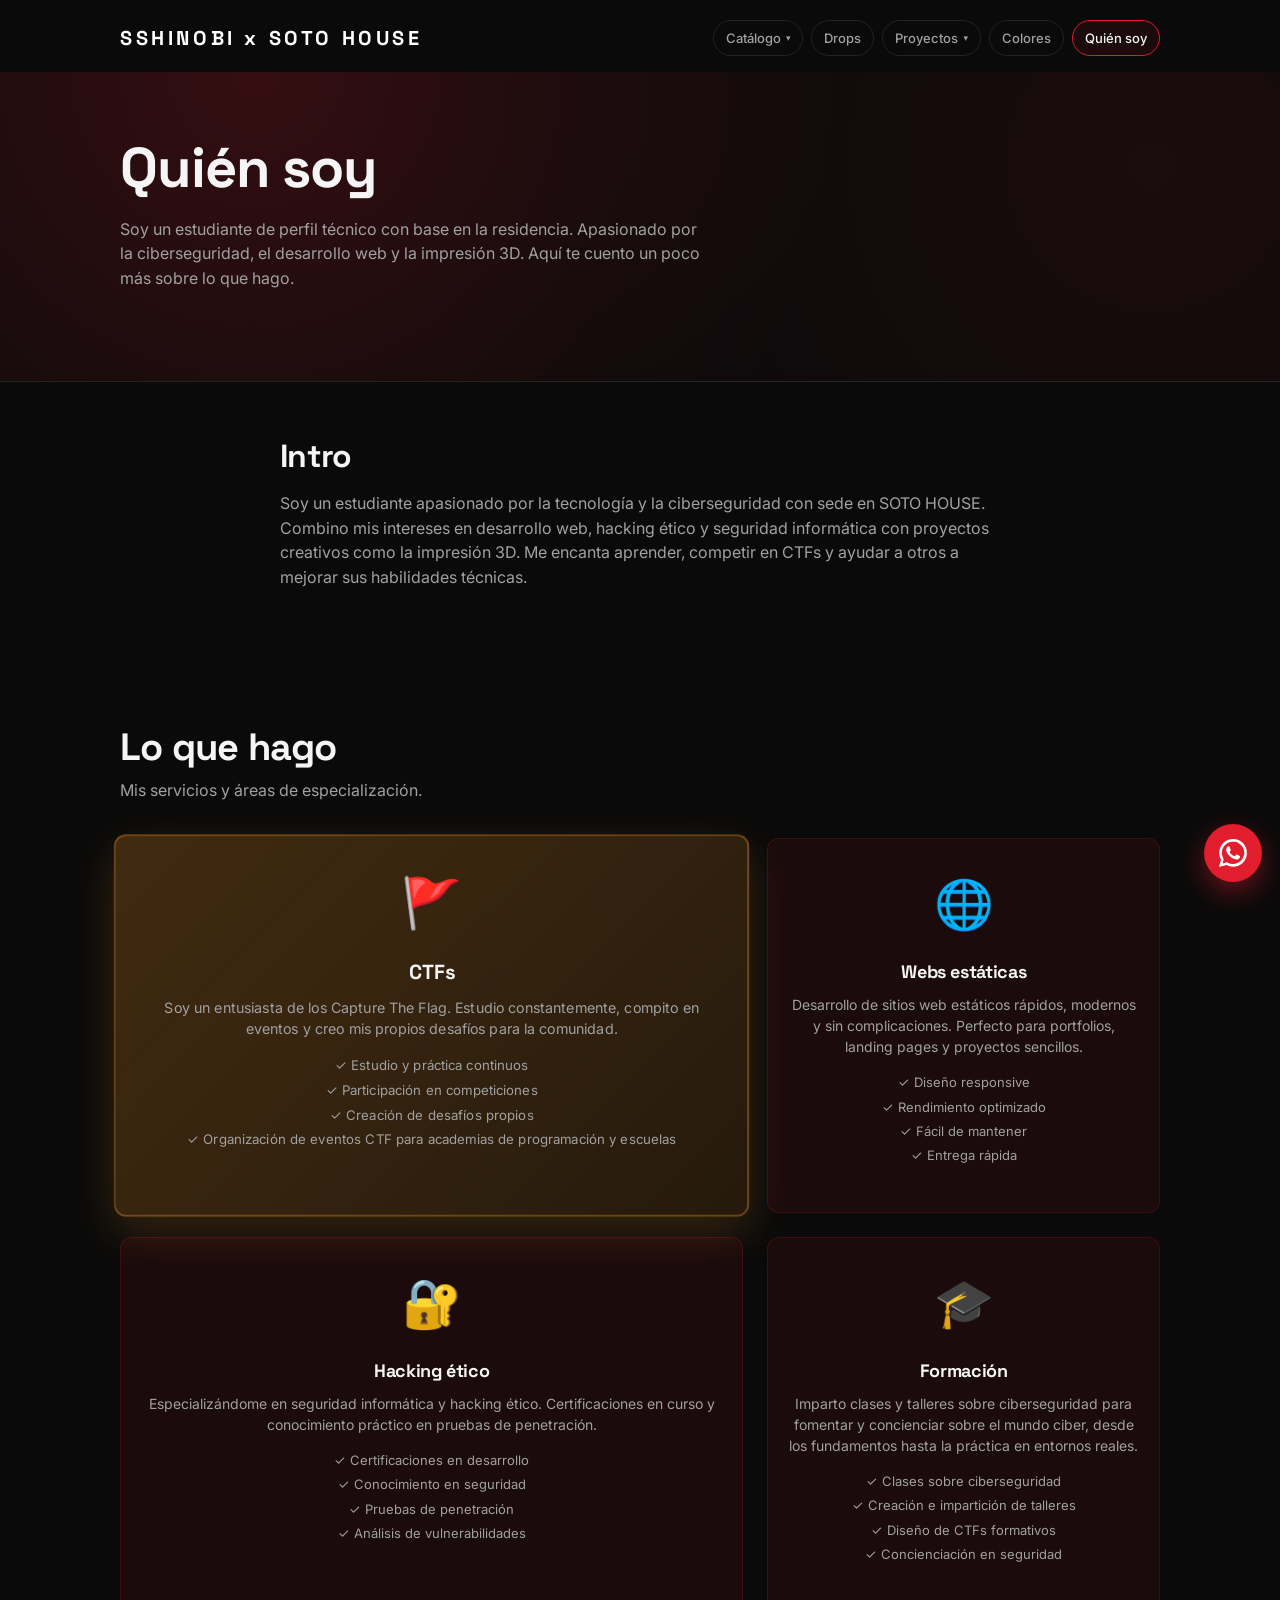
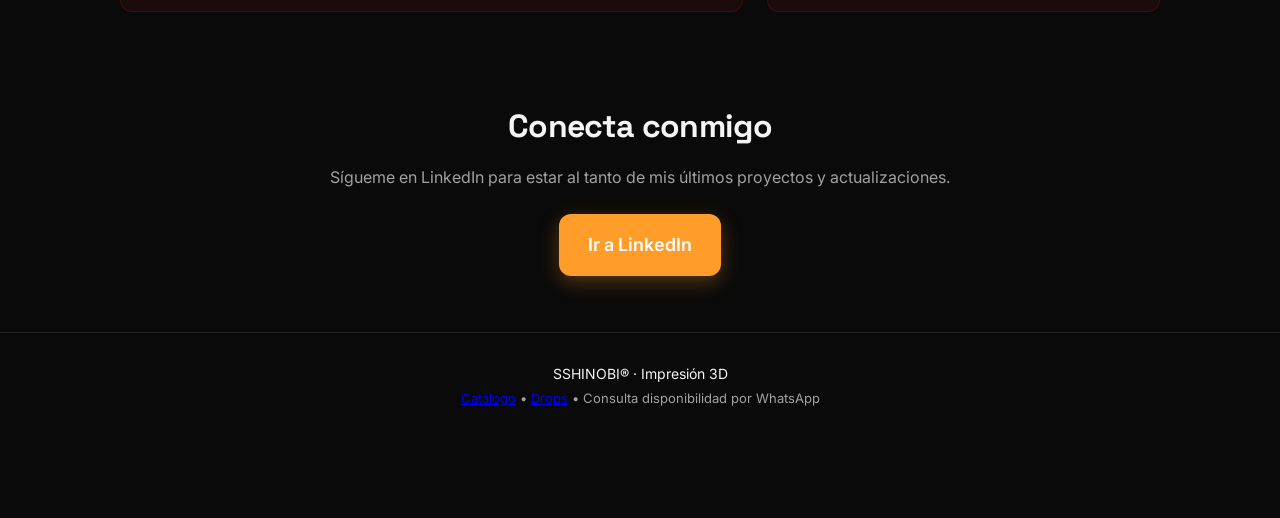
<file: sobremi.html>
<!DOCTYPE html>
<html lang="es">
<head>
  <meta charset="UTF-8" />
  <meta name="viewport" content="width=device-width, initial-scale=1, viewport-fit=cover" />
  <meta name="theme-color" content="#0a0a0a" />
  <title>Quién soy · SSHINOBI</title>
  <meta name="description" content="Conozca más sobre mí: estudiante de perfil técnico, especialista en CTFs, desarrollo web y hacking ético." />

  <link rel="preconnect" href="https://fonts.googleapis.com" />
  <link rel="preconnect" href="https://fonts.gstatic.com" crossorigin />
  <link href="https://fonts.googleapis.com/css2?family=Inter:wght@400;500;600;700&family=Space+Grotesk:wght@500;600;700&display=swap" rel="stylesheet" />

  <link rel="stylesheet" href="style.css" />
</head>
<body>

  <!-- ============ NAV ============ -->
  <header class="nav">
    <a href="index.html" class="brand">SSHINOBI x SOTO HOUSE</a>
    <div class="hamburger" id="hamburger">
      <span></span>
      <span></span>
      <span></span>
    </div>
    <nav class="nav-links">
      <div class="nav-dropdown">
        <a href="catalogo.html" class="nav-link nav-dropdown-toggle">
          Catálogo <span class="nav-caret">▾</span>
        </a>
        <div class="nav-dropdown-menu">
          <a href="catalogo.html#utilidad" class="nav-dropdown-link">Utilidad y organización</a>
          <a href="catalogo.html#decoracion" class="nav-dropdown-link">Decoración</a>
          <a href="catalogo.html#accesorios" class="nav-dropdown-link">Accesorios y personalización</a>
          <a href="catalogo.html#geek-fandom" class="nav-dropdown-link">Geek & Fandom</a>
          <a href="catalogo.html#packs" class="nav-dropdown-link">Packs y descuentos</a>
        </div>
      </div>
      <a href="drops.html" class="nav-link">Drops</a>
      <div class="nav-dropdown">
        <a href="proyectos/index.html" class="nav-link nav-dropdown-toggle">
          Proyectos <span class="nav-caret">▾</span>
        </a>
        <div class="nav-dropdown-menu">
          <a href="proyectos/empresas.html" class="nav-dropdown-link">Empresas</a>
          <a href="proyectos/imanes.html" class="nav-dropdown-link">Imanes</a>
          <a href="proyectos/hueforges.html" class="nav-dropdown-link">Hueforge</a>
          <a href="proyectos/impresiones-nfc.html" class="nav-dropdown-link">Impresiones NFC</a>
        </div>
      </div>
      <a href="catalogo.html#colores" class="nav-link">Colores</a>
      <a href="sobremi.html" class="nav-link active">Quién soy</a>
    </nav>
    <nav class="nav-links mobile" id="nav-links-mobile">
      <a href="catalogo.html" class="nav-link">Catálogo</a>
      <a href="drops.html" class="nav-link">Drops</a>
      <a href="proyectos/index.html" class="nav-link">Proyectos</a>
      <a href="proyectos/empresas.html" class="nav-link">Empresas</a>
      <a href="proyectos/imanes.html" class="nav-link">Imanes</a>
      <a href="proyectos/hueforges.html" class="nav-link">Hueforge</a>
      <a href="proyectos/impresiones-nfc.html" class="nav-link">Impresiones NFC</a>
      <a href="catalogo.html#colores" class="nav-link">Colores</a>
      <a href="sobremi.html" class="nav-link active">Quién soy</a>
    </nav>
  </header>

  <!-- ============ HERO ============ -->
  <section class="hero hero-page">
    <div class="hero-inner">
      <h1>Quién soy</h1>
      <p class="lead">
        Soy un estudiante de perfil técnico con base en la residencia. Apasionado por la ciberseguridad, el desarrollo web y la impresión 3D. Aquí te cuento un poco más sobre lo que hago.
      </p>
    </div>
  </section>

  <!-- ============ INTRO PERSONAL ============ -->
  <section class="section">
    <div style="max-width: 720px; margin: 0 auto;">
      <h2>Intro</h2>
      <p style="color: var(--muted); font-size: 16px; margin-top: 16px;">
        Soy un estudiante apasionado por la tecnología y la ciberseguridad con sede en SOTO HOUSE. Combino mis intereses en desarrollo web, hacking ético y seguridad informática con proyectos creativos como la impresión 3D. Me encanta aprender, competir en CTFs y ayudar a otros a mejorar sus habilidades técnicas.
      </p>
    </div>
  </section>

  <!-- ============ LO QUE HAGO ============ -->
  <section class="section landing-options">
    <div class="section-head">
      <h2>Lo que hago</h2>
      <p>Mis servicios y áreas de especialización.</p>
    </div>

    <div class="options-grid">
      <!-- CTFs -->
      <div class="option-card option-main">
        <div class="option-icon" aria-hidden="true">🚩</div>
        <h3>CTFs</h3>
        <p>Soy un entusiasta de los Capture The Flag. Estudio constantemente, compito en eventos y creo mis propios desafíos para la comunidad.</p>
        <ul class="option-features">
          <li>✓ Estudio y práctica continuos</li>
          <li>✓ Participación en competiciones</li>
          <li>✓ Creación de desafíos propios</li>
          <li>✓ Organización de eventos CTF para academias de programación y escuelas</li>
        </ul>
      </div>

      <!-- Webs estáticas -->
      <div class="option-card option-secondary">
        <div class="option-icon" aria-hidden="true">🌐</div>
        <h3>Webs estáticas</h3>
        <p>Desarrollo de sitios web estáticos rápidos, modernos y sin complicaciones. Perfecto para portfolios, landing pages y proyectos sencillos.</p>
        <ul class="option-features">
          <li>✓ Diseño responsive</li>
          <li>✓ Rendimiento optimizado</li>
          <li>✓ Fácil de mantener</li>
          <li>✓ Entrega rápida</li>
        </ul>
      </div>

      <!-- Hacking ético -->
      <div class="option-card option-secondary">
        <div class="option-icon" aria-hidden="true">🔐</div>
        <h3>Hacking ético</h3>
        <p>Especializándome en seguridad informática y hacking ético. Certificaciones en curso y conocimiento práctico en pruebas de penetración.</p>
        <ul class="option-features">
          <li>✓ Certificaciones en desarrollo</li>
          <li>✓ Conocimiento en seguridad</li>
          <li>✓ Pruebas de penetración</li>
          <li>✓ Análisis de vulnerabilidades</li>
        </ul>
      </div>

      <!-- Formación -->
      <div class="option-card option-secondary">
        <div class="option-icon" aria-hidden="true">🎓</div>
        <h3>Formación</h3>
        <p>Imparto clases y talleres sobre ciberseguridad para fomentar y concienciar sobre el mundo ciber, desde los fundamentos hasta la práctica en entornos reales.</p>
        <ul class="option-features">
          <li>✓ Clases sobre ciberseguridad</li>
          <li>✓ Creación e impartición de talleres</li>
          <li>✓ Diseño de CTFs formativos</li>
          <li>✓ Concienciación en seguridad</li>
        </ul>
      </div>
    </div>
  </section>

  <!-- ============ LINKEDIN ============ -->
  <section class="section" style="text-align: center; padding: 56px 16px;">
    <h2 style="margin-bottom: 20px;">Conecta conmigo</h2>
    <p style="color: var(--muted); margin-bottom: 24px;">Sígueme en LinkedIn para estar al tanto de mis últimos proyectos y actualizaciones.</p>
    <a class="btn btn-primary big" href="https://www.linkedin.com/in/8angel/" target="_blank" rel="noopener">
      Ir a LinkedIn
    </a>
  </section>

  <!-- ============ FOOTER ============ -->
  <footer class="footer">
    <div>SSHINOBI® · Impresión 3D</div>
    <div class="muted"><a href="catalogo.html">Catálogo</a> • <a href="drops.html">Drops</a> • Consulta disponibilidad por WhatsApp</div>
  </footer>

  <!-- ============ FAB WHATSAPP ============ -->
  <a class="fab" href="https://wa.me/34636653986" target="_blank" rel="noopener" aria-label="WhatsApp">
    <svg width="28" height="28" viewBox="0 0 24 24" fill="currentColor" aria-hidden="true">
      <path d="M20.52 3.48A11.86 11.86 0 0012.05 0C5.5 0 .2 5.3.2 11.86c0 2.09.55 4.13 1.6 5.93L0 24l6.36-1.66a11.83 11.83 0 005.69 1.45h.01c6.55 0 11.86-5.3 11.86-11.86 0-3.17-1.23-6.15-3.4-8.45zM12.06 21.5h-.01a9.6 9.6 0 01-4.89-1.34l-.35-.21-3.77.99 1-3.67-.23-.38a9.62 9.62 0 1117.85-5.03c0 5.31-4.32 9.64-9.6 9.64zm5.27-7.21c-.29-.14-1.71-.84-1.97-.94-.27-.1-.46-.14-.66.14-.19.29-.76.94-.93 1.13-.17.19-.34.22-.63.07-.29-.14-1.22-.45-2.32-1.43-.86-.77-1.44-1.71-1.61-2-.17-.29-.02-.45.13-.59.13-.13.29-.34.43-.51.14-.17.19-.29.29-.48.1-.19.05-.36-.02-.51-.07-.14-.66-1.59-.9-2.18-.24-.57-.48-.49-.66-.5l-.56-.01c-.19 0-.51.07-.78.36-.27.29-1.02 1-1.02 2.45 0 1.45 1.05 2.85 1.2 3.05.14.19 2.07 3.16 5.02 4.43.7.3 1.25.48 1.68.62.7.22 1.34.19 1.84.12.56-.08 1.71-.7 1.96-1.38.24-.68.24-1.26.17-1.38-.07-.12-.26-.19-.55-.34z"/>
    </svg>
  </a>

  <script src="script.js" defer></script>
</body>
</html>
</file>
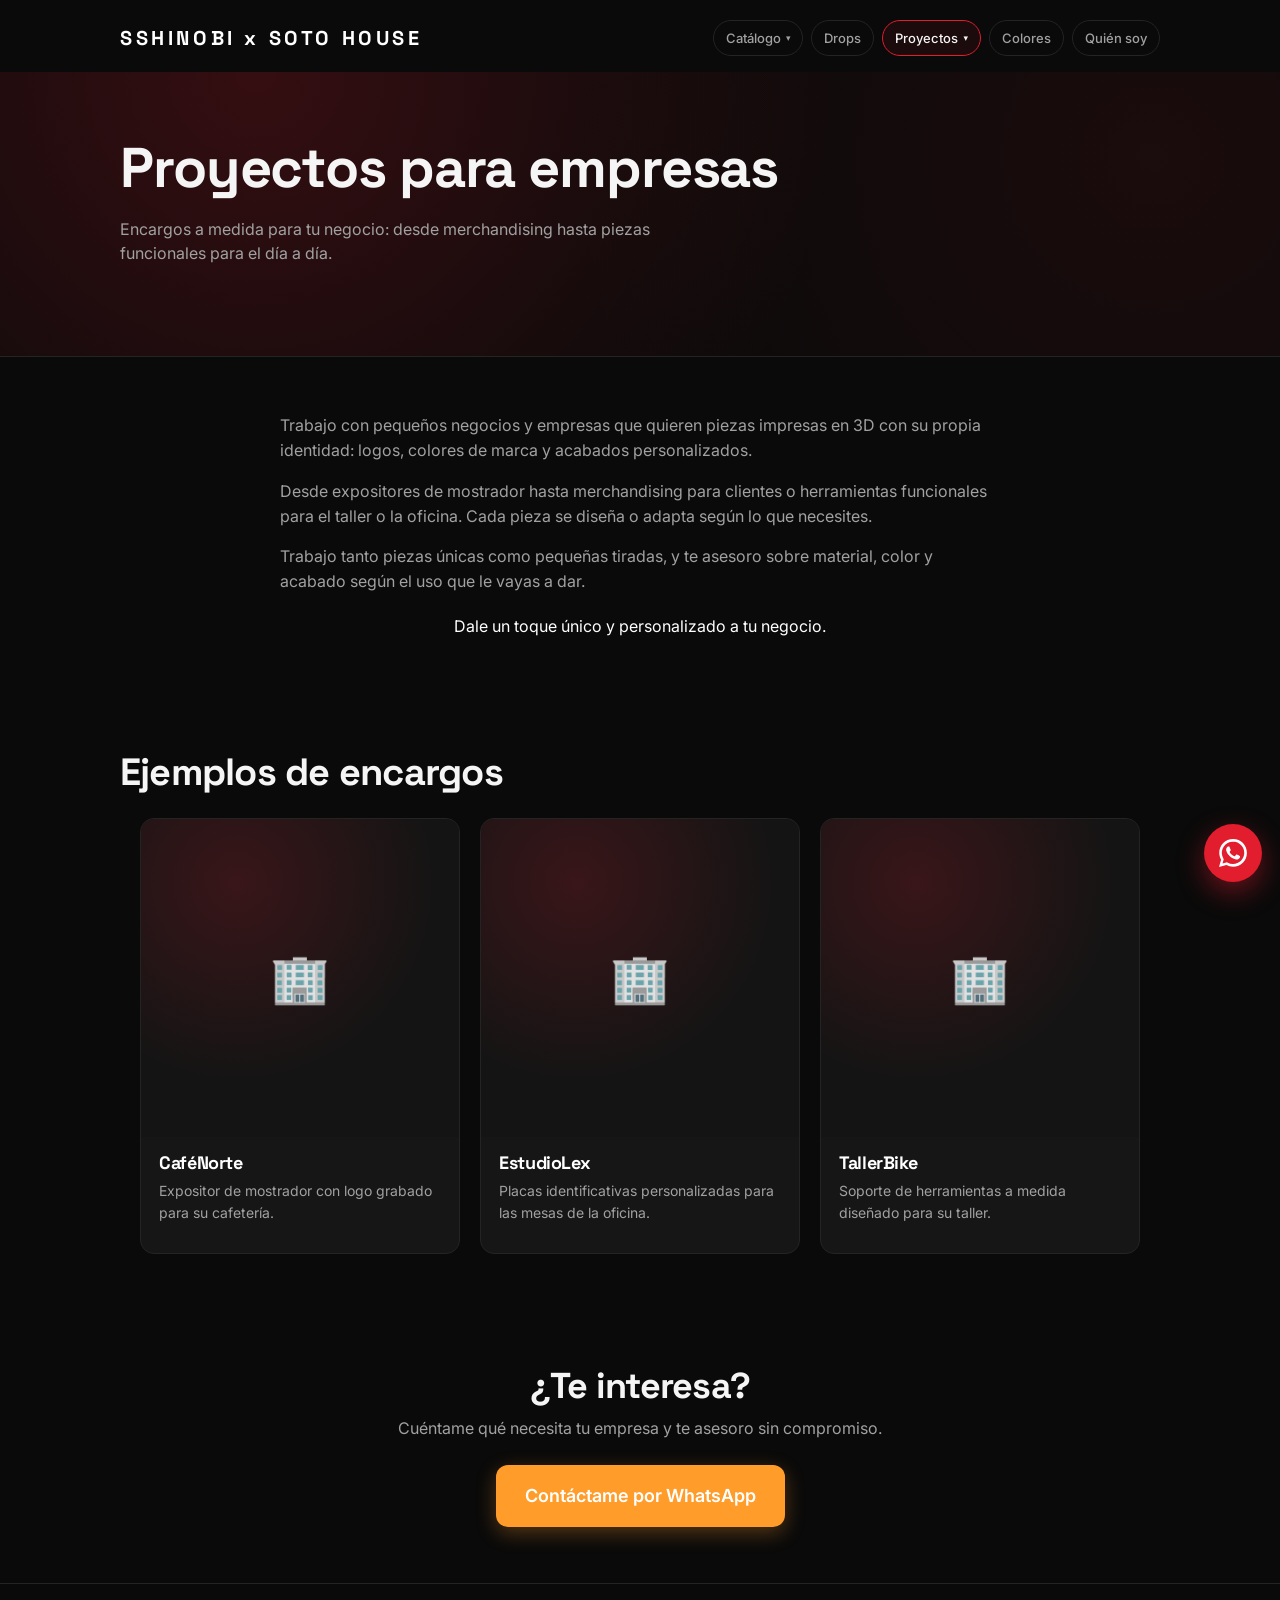
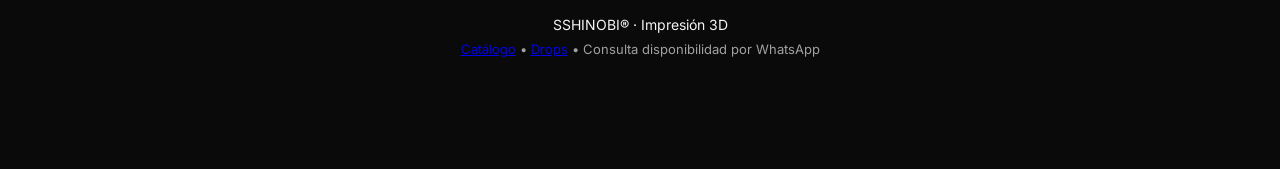
<file: proyectos/empresas.html>
<!DOCTYPE html>
<html lang="es">
<head>
  <meta charset="UTF-8" />
  <meta name="viewport" content="width=device-width, initial-scale=1, viewport-fit=cover" />
  <meta name="theme-color" content="#0a0a0a" />
  <title>Proyectos para empresas · SSHINOBI</title>
  <meta name="description" content="Encargos de impresión 3D para empresas: merchandising, expositores y piezas funcionales a medida." />

  <link rel="preconnect" href="https://fonts.googleapis.com" />
  <link rel="preconnect" href="https://fonts.gstatic.com" crossorigin />
  <link href="https://fonts.googleapis.com/css2?family=Inter:wght@400;500;600;700&family=Space+Grotesk:wght@500;600;700&display=swap" rel="stylesheet" />

  <link rel="stylesheet" href="../style.css" />
</head>
<body>

  <!-- ============ NAV ============ -->
  <header class="nav">
    <a href="../index.html" class="brand">SSHINOBI x SOTO HOUSE</a>
    <div class="hamburger" id="hamburger">
      <span></span>
      <span></span>
      <span></span>
    </div>
    <nav class="nav-links">
      <div class="nav-dropdown">
        <a href="../catalogo.html" class="nav-link nav-dropdown-toggle">
          Catálogo <span class="nav-caret">▾</span>
        </a>
        <div class="nav-dropdown-menu">
          <a href="../catalogo.html#utilidad" class="nav-dropdown-link">Utilidad y organización</a>
          <a href="../catalogo.html#decoracion" class="nav-dropdown-link">Decoración</a>
          <a href="../catalogo.html#accesorios" class="nav-dropdown-link">Accesorios y personalización</a>
          <a href="../catalogo.html#geek-fandom" class="nav-dropdown-link">Geek & Fandom</a>
          <a href="../catalogo.html#packs" class="nav-dropdown-link">Packs y descuentos</a>
        </div>
      </div>
      <a href="../drops.html" class="nav-link">Drops</a>
      <div class="nav-dropdown">
        <a href="index.html" class="nav-link nav-dropdown-toggle active">
          Proyectos <span class="nav-caret">▾</span>
        </a>
        <div class="nav-dropdown-menu">
          <a href="empresas.html" class="nav-dropdown-link active">Empresas</a>
          <a href="imanes.html" class="nav-dropdown-link">Imanes</a>
          <a href="hueforges.html" class="nav-dropdown-link">Hueforge</a>
          <a href="impresiones-nfc.html" class="nav-dropdown-link">Impresiones NFC</a>
        </div>
      </div>
      <a href="../catalogo.html#colores" class="nav-link">Colores</a>
      <a href="../sobremi.html" class="nav-link">Quién soy</a>
    </nav>
    <nav class="nav-links mobile" id="nav-links-mobile">
      <a href="../catalogo.html" class="nav-link">Catálogo</a>
      <a href="../drops.html" class="nav-link">Drops</a>
      <a href="index.html" class="nav-link">Proyectos</a>
      <a href="empresas.html" class="nav-link active">Empresas</a>
      <a href="imanes.html" class="nav-link">Imanes</a>
      <a href="hueforges.html" class="nav-link">Hueforge</a>
      <a href="impresiones-nfc.html" class="nav-link">Impresiones NFC</a>
      <a href="../catalogo.html#colores" class="nav-link">Colores</a>
      <a href="../sobremi.html" class="nav-link">Quién soy</a>
    </nav>
  </header>

  <!-- ============ HERO ============ -->
  <section class="hero hero-page" style="padding-top: 40px;">
    <div class="hero-inner">
      <h1>Proyectos para empresas</h1>
      <p class="lead">
        Encargos a medida para tu negocio: desde merchandising hasta piezas funcionales para el día a día.
      </p>
    </div>
  </section>

  <!-- ============ EN QUÉ CONSISTE ============ -->
  <section class="section">
    <div style="max-width: 720px; margin: 0 auto;">
      <p style="color: var(--muted); font-size: 16px; margin-bottom: 16px;">
        Trabajo con pequeños negocios y empresas que quieren piezas impresas en 3D con su propia identidad: logos, colores de marca y acabados personalizados.
      </p>
      <p style="color: var(--muted); font-size: 16px; margin-bottom: 16px;">
        Desde expositores de mostrador hasta merchandising para clientes o herramientas funcionales para el taller o la oficina. Cada pieza se diseña o adapta según lo que necesites.
      </p>
      <p style="color: var(--muted); font-size: 16px; margin-bottom: 20px;">
        Trabajo tanto piezas únicas como pequeñas tiradas, y te asesoro sobre material, color y acabado según el uso que le vayas a dar.
      </p>
      <p style="color: var(--muted); font-size: 16px; color: var(--white); text-align: center;">
        Dale un toque único y personalizado a tu negocio.
      </p>
    </div>
  </section>

  <!-- ============ GALERÍA DE EJEMPLOS ============ -->
  <section class="section">
    <div class="section-head">
      <h2>Ejemplos de encargos</h2>
    </div>
    <div class="grid">

      <article class="card">
        <div class="card-img placeholder" aria-hidden="true">🏢</div>
        <div class="card-body">
          <h4>CaféNorte</h4>
          <p>Expositor de mostrador con logo grabado para su cafetería.</p>
        </div>
      </article>

      <article class="card">
        <div class="card-img placeholder" aria-hidden="true">🏢</div>
        <div class="card-body">
          <h4>EstudioLex</h4>
          <p>Placas identificativas personalizadas para las mesas de la oficina.</p>
        </div>
      </article>

      <article class="card">
        <div class="card-img placeholder" aria-hidden="true">🏢</div>
        <div class="card-body">
          <h4>TallerBike</h4>
          <p>Soporte de herramientas a medida diseñado para su taller.</p>
        </div>
      </article>

    </div>
  </section>

  <!-- ============ CONTACTO ============ -->
  <section class="section contact" id="contacto">
    <h2>¿Te interesa?</h2>
    <p>Cuéntame qué necesita tu empresa y te asesoro sin compromiso.</p>
    <a class="btn btn-primary big" href="https://wa.me/34636653986?text=Holaa%20%F0%9F%91%8B%20Me%20interesa%20un%20proyecto%20personalizado%20para%20mi%20empresa" target="_blank" rel="noopener">
      Contáctame por WhatsApp
    </a>
  </section>

  <!-- ============ FOOTER ============ -->
  <footer class="footer">
    <div>SSHINOBI® · Impresión 3D</div>
    <div class="muted"><a href="../catalogo.html">Catálogo</a> • <a href="../drops.html">Drops</a> • Consulta disponibilidad por WhatsApp</div>
  </footer>

  <!-- ============ FAB WHATSAPP ============ -->
  <a class="fab" href="https://wa.me/34636653986" target="_blank" rel="noopener" aria-label="WhatsApp">
    <svg width="28" height="28" viewBox="0 0 24 24" fill="currentColor" aria-hidden="true">
      <path d="M20.52 3.48A11.86 11.86 0 0012.05 0C5.5 0 .2 5.3.2 11.86c0 2.09.55 4.13 1.6 5.93L0 24l6.36-1.66a11.83 11.83 0 005.69 1.45h.01c6.55 0 11.86-5.3 11.86-11.86 0-3.17-1.23-6.15-3.4-8.45zM12.06 21.5h-.01a9.6 9.6 0 01-4.89-1.34l-.35-.21-3.77.99 1-3.67-.23-.38a9.62 9.62 0 1117.85-5.03c0 5.31-4.32 9.64-9.6 9.64zm5.27-7.21c-.29-.14-1.71-.84-1.97-.94-.27-.1-.46-.14-.66.14-.19.29-.76.94-.93 1.13-.17.19-.34.22-.63.07-.29-.14-1.22-.45-2.32-1.43-.86-.77-1.44-1.71-1.61-2-.17-.29-.02-.45.13-.59.13-.13.29-.34.43-.51.14-.17.19-.29.29-.48.1-.19.05-.36-.02-.51-.07-.14-.66-1.59-.9-2.18-.24-.57-.48-.49-.66-.5l-.56-.01c-.19 0-.51.07-.78.36-.27.29-1.02 1-1.02 2.45 0 1.45 1.05 2.85 1.2 3.05.14.19 2.07 3.16 5.02 4.43.7.3 1.25.48 1.68.62.7.22 1.34.19 1.84.12.56-.08 1.71-.7 1.96-1.38.24-.68.24-1.26.17-1.38-.07-.12-.26-.19-.55-.34z"/>
    </svg>
  </a>

  <script src="../script.js" defer></script>
</body>
</html>
</file>
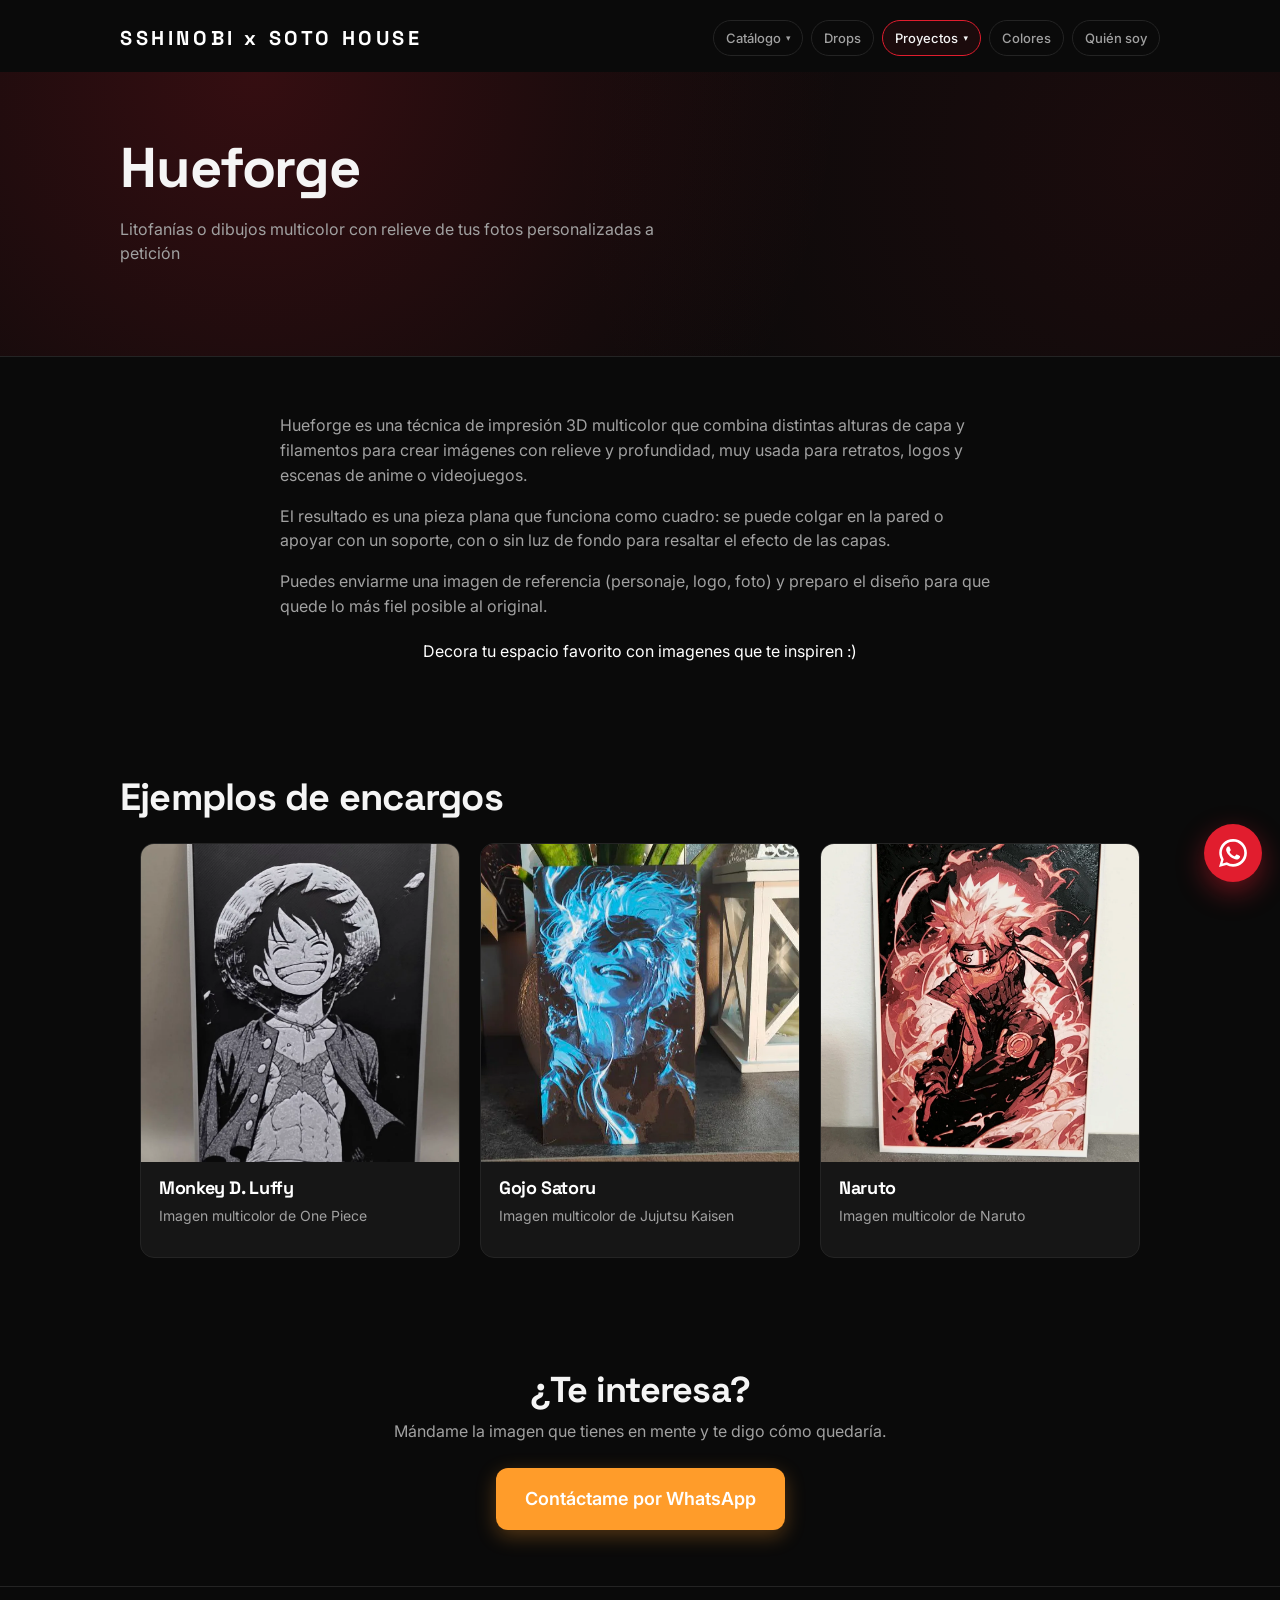
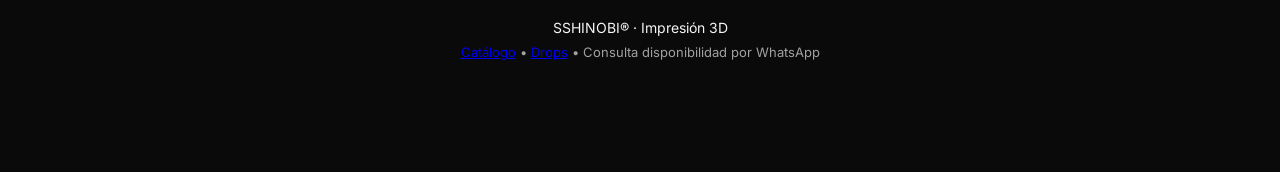
<file: proyectos/hueforges.html>
<!DOCTYPE html>
<html lang="es">
<head>
  <meta charset="UTF-8" />
  <meta name="viewport" content="width=device-width, initial-scale=1, viewport-fit=cover" />
  <meta name="theme-color" content="#0a0a0a" />
  <title>Hueforge · SSHINOBI</title>
  <meta name="description" content="Hueforge personalizado: litofanías multicolor con relieve para decoración." />

  <link rel="preconnect" href="https://fonts.googleapis.com" />
  <link rel="preconnect" href="https://fonts.gstatic.com" crossorigin />
  <link href="https://fonts.googleapis.com/css2?family=Inter:wght@400;500;600;700&family=Space+Grotesk:wght@500;600;700&display=swap" rel="stylesheet" />

  <link rel="stylesheet" href="../style.css" />
</head>
<body>

  <!-- ============ NAV ============ -->
  <header class="nav">
    <a href="../index.html" class="brand">SSHINOBI x SOTO HOUSE</a>
    <div class="hamburger" id="hamburger">
      <span></span>
      <span></span>
      <span></span>
    </div>
    <nav class="nav-links">
      <div class="nav-dropdown">
        <a href="../catalogo.html" class="nav-link nav-dropdown-toggle">
          Catálogo <span class="nav-caret">▾</span>
        </a>
        <div class="nav-dropdown-menu">
          <a href="../catalogo.html#utilidad" class="nav-dropdown-link">Utilidad y organización</a>
          <a href="../catalogo.html#decoracion" class="nav-dropdown-link">Decoración</a>
          <a href="../catalogo.html#accesorios" class="nav-dropdown-link">Accesorios y personalización</a>
          <a href="../catalogo.html#geek-fandom" class="nav-dropdown-link">Geek & Fandom</a>
          <a href="../catalogo.html#packs" class="nav-dropdown-link">Packs y descuentos</a>
        </div>
      </div>
      <a href="../drops.html" class="nav-link">Drops</a>
      <div class="nav-dropdown">
        <a href="index.html" class="nav-link nav-dropdown-toggle active">
          Proyectos <span class="nav-caret">▾</span>
        </a>
        <div class="nav-dropdown-menu">
          <a href="empresas.html" class="nav-dropdown-link">Empresas</a>
          <a href="imanes.html" class="nav-dropdown-link">Imanes</a>
          <a href="hueforges.html" class="nav-dropdown-link active">Hueforge</a>
          <a href="impresiones-nfc.html" class="nav-dropdown-link">Impresiones NFC</a>
        </div>
      </div>
      <a href="../catalogo.html#colores" class="nav-link">Colores</a>
      <a href="../sobremi.html" class="nav-link">Quién soy</a>
    </nav>
    <nav class="nav-links mobile" id="nav-links-mobile">
      <a href="../catalogo.html" class="nav-link">Catálogo</a>
      <a href="../drops.html" class="nav-link">Drops</a>
      <a href="index.html" class="nav-link">Proyectos</a>
      <a href="empresas.html" class="nav-link">Empresas</a>
      <a href="imanes.html" class="nav-link">Imanes</a>
      <a href="hueforges.html" class="nav-link active">Hueforge</a>
      <a href="impresiones-nfc.html" class="nav-link">Impresiones NFC</a>
      <a href="../catalogo.html#colores" class="nav-link">Colores</a>
      <a href="../sobremi.html" class="nav-link">Quién soy</a>
    </nav>
  </header>

  <!-- ============ HERO ============ -->
  <section class="hero hero-page" style="padding-top: 40px;">
    <div class="hero-inner">
      <h1>Hueforge</h1>
      <p class="lead">
        Litofanías o dibujos multicolor con relieve de tus fotos personalizadas a petición
      </p>
    </div>
  </section>

  <!-- ============ EN QUÉ CONSISTE ============ -->
  <section class="section">
    <div style="max-width: 720px; margin: 0 auto;">
      <p style="color: var(--muted); font-size: 16px; margin-bottom: 16px;">
        Hueforge es una técnica de impresión 3D multicolor que combina distintas alturas de capa y filamentos para crear imágenes con relieve y profundidad, muy usada para retratos, logos y escenas de anime o videojuegos.
      </p>
      <p style="color: var(--muted); font-size: 16px; margin-bottom: 16px;">
        El resultado es una pieza plana que funciona como cuadro: se puede colgar en la pared o apoyar con un soporte, con o sin luz de fondo para resaltar el efecto de las capas.
      </p>
      <p style="color: var(--muted); font-size: 16px; margin-bottom: 20px;">
        Puedes enviarme una imagen de referencia (personaje, logo, foto) y preparo el diseño para que quede lo más fiel posible al original.
      </p>
      <p style="color: var(--muted); font-size: 16px; color: var(--white); text-align: center;">
        Decora tu espacio favorito con imagenes que te inspiren :)
      </p>
    </div>
  </section>

  <!-- ============ GALERÍA DE EJEMPLOS ============ -->
  <section class="section">
    <div class="section-head">
      <h2>Ejemplos de encargos</h2>
    </div>
    <div class="grid">

      <article class="card">
        <div class="card-img">
          <img src="../images/geek_and_fandom/hueforge_luffy1.webp" alt="Hueforge multicolor de Luffy" loading="lazy" />
        </div>
        <div class="card-body">
          <h4>Monkey D. Luffy</h4>
          <p>Imagen multicolor de One Piece</p>
        </div>
      </article>

      <article class="card">
        <div class="card-img">
          <img src="../images/geek_and_fandom/hueforge_gojosatoru.webp" alt="Hueforge multicolor de Gojo Satoru" loading="lazy" />
        </div>
        <div class="card-body">
          <h4>Gojo Satoru</h4>
          <p>Imagen multicolor de Jujutsu Kaisen</p>
        </div>
      </article>

      <article class="card">
        <div class="card-img">
          <img src="../images/geek_and_fandom/hueforge_naruto.webp" alt="Hueforge multicolor de Naruto" loading="lazy" />
        </div>
        <div class="card-body">
          <h4>Naruto</h4>
          <p>Imagen multicolor de Naruto</p>
        </div>
      </article>

    </div>
  </section>

  <!-- ============ CONTACTO ============ -->
  <section class="section contact" id="contacto">
    <h2>¿Te interesa?</h2>
    <p>Mándame la imagen que tienes en mente y te digo cómo quedaría.</p>
    <a class="btn btn-primary big" href="https://wa.me/34636653986?text=Holaa%20%F0%9F%91%8B%20Me%20interesa%20un%20Hueforge%20personalizado" target="_blank" rel="noopener">
      Contáctame por WhatsApp
    </a>
  </section>

  <!-- ============ FOOTER ============ -->
  <footer class="footer">
    <div>SSHINOBI® · Impresión 3D</div>
    <div class="muted"><a href="../catalogo.html">Catálogo</a> • <a href="../drops.html">Drops</a> • Consulta disponibilidad por WhatsApp</div>
  </footer>

  <!-- ============ FAB WHATSAPP ============ -->
  <a class="fab" href="https://wa.me/34636653986" target="_blank" rel="noopener" aria-label="WhatsApp">
    <svg width="28" height="28" viewBox="0 0 24 24" fill="currentColor" aria-hidden="true">
      <path d="M20.52 3.48A11.86 11.86 0 0012.05 0C5.5 0 .2 5.3.2 11.86c0 2.09.55 4.13 1.6 5.93L0 24l6.36-1.66a11.83 11.83 0 005.69 1.45h.01c6.55 0 11.86-5.3 11.86-11.86 0-3.17-1.23-6.15-3.4-8.45zM12.06 21.5h-.01a9.6 9.6 0 01-4.89-1.34l-.35-.21-3.77.99 1-3.67-.23-.38a9.62 9.62 0 1117.85-5.03c0 5.31-4.32 9.64-9.6 9.64zm5.27-7.21c-.29-.14-1.71-.84-1.97-.94-.27-.1-.46-.14-.66.14-.19.29-.76.94-.93 1.13-.17.19-.34.22-.63.07-.29-.14-1.22-.45-2.32-1.43-.86-.77-1.44-1.71-1.61-2-.17-.29-.02-.45.13-.59.13-.13.29-.34.43-.51.14-.17.19-.29.29-.48.1-.19.05-.36-.02-.51-.07-.14-.66-1.59-.9-2.18-.24-.57-.48-.49-.66-.5l-.56-.01c-.19 0-.51.07-.78.36-.27.29-1.02 1-1.02 2.45 0 1.45 1.05 2.85 1.2 3.05.14.19 2.07 3.16 5.02 4.43.7.3 1.25.48 1.68.62.7.22 1.34.19 1.84.12.56-.08 1.71-.7 1.96-1.38.24-.68.24-1.26.17-1.38-.07-.12-.26-.19-.55-.34z"/>
    </svg>
  </a>

  <script src="../script.js" defer></script>
</body>
</html>
</file>
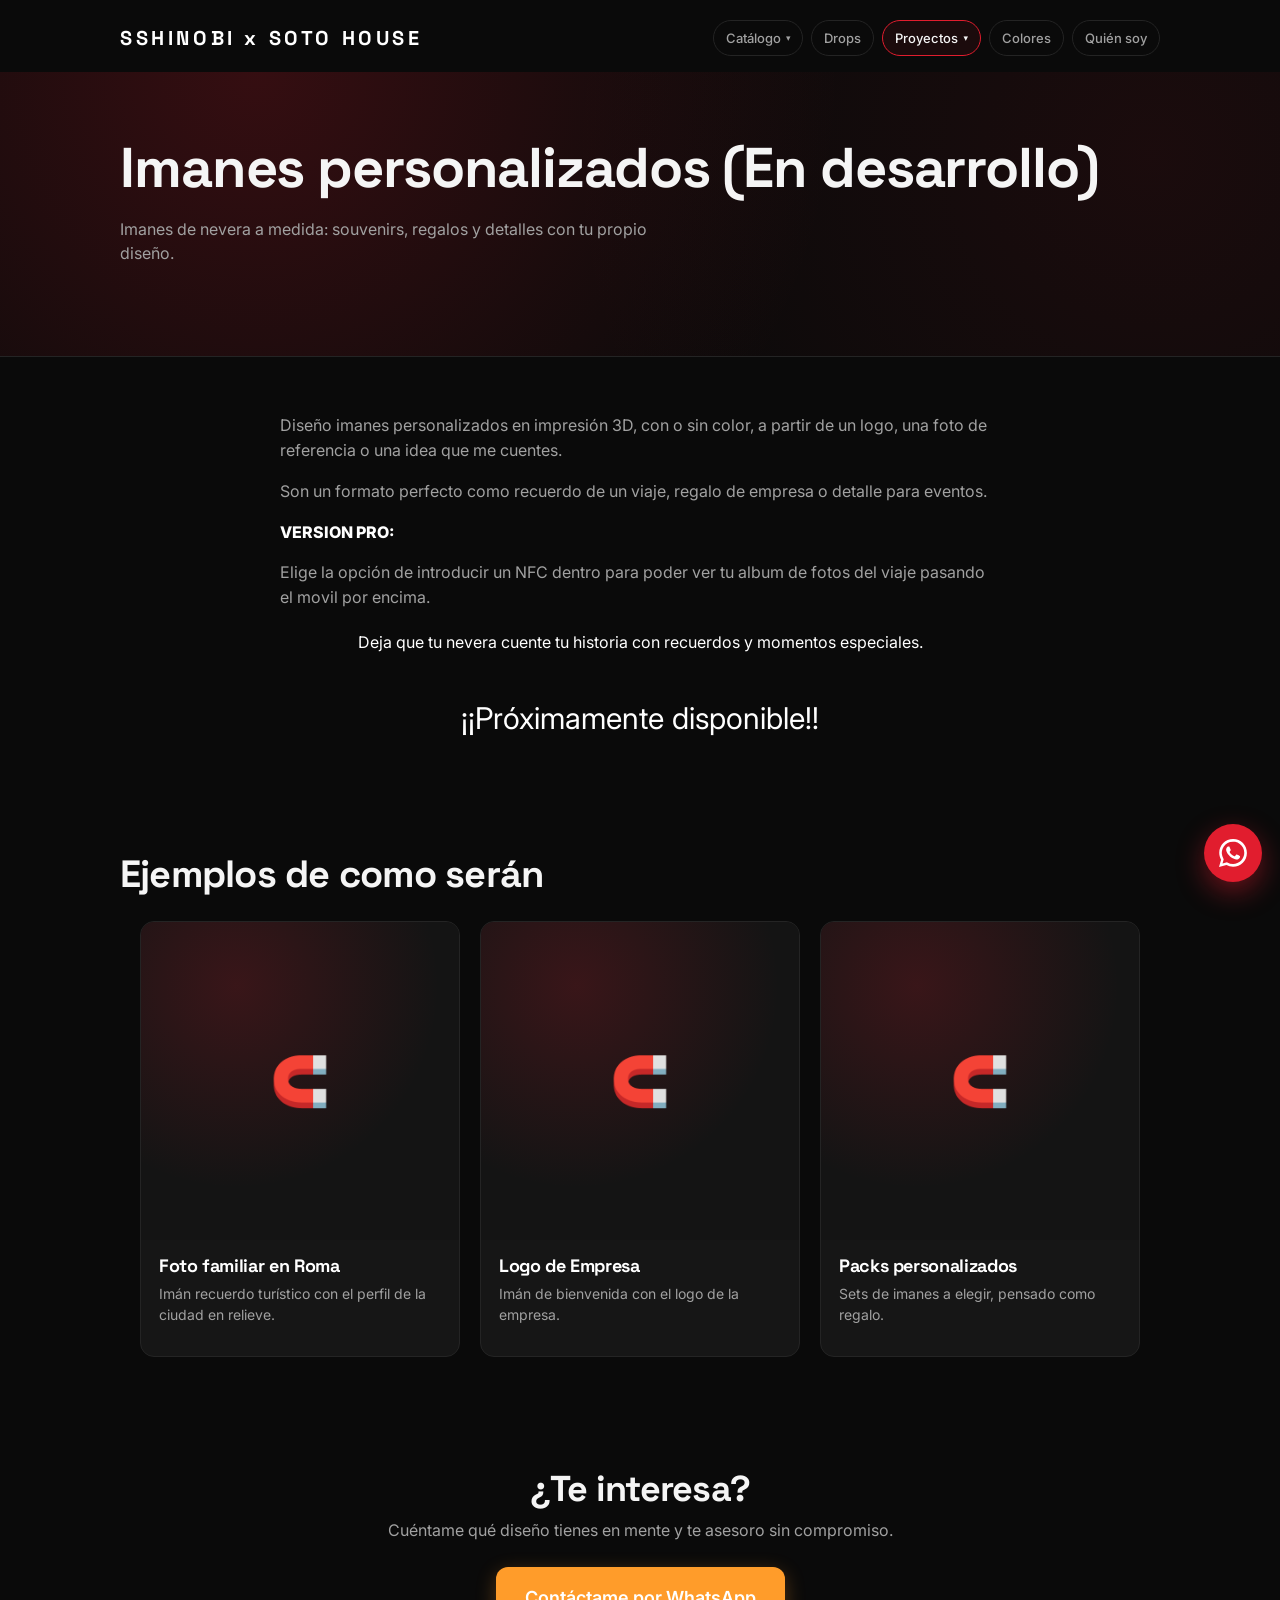
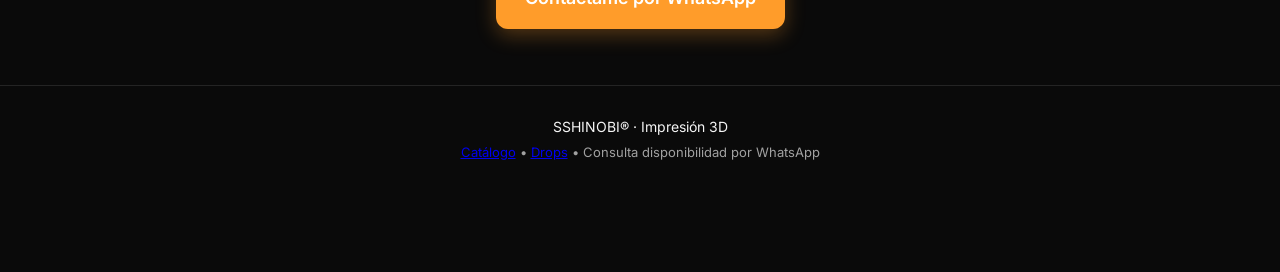
<file: proyectos/imanes.html>
<!DOCTYPE html>
<html lang="es">
<head>
  <meta charset="UTF-8" />
  <meta name="viewport" content="width=device-width, initial-scale=1, viewport-fit=cover" />
  <meta name="theme-color" content="#0a0a0a" />
  <title>Imanes personalizados · SSHINOBI</title>
  <meta name="description" content="Imanes de nevera personalizados en impresión 3D: souvenirs, logos y regalos a medida." />

  <link rel="preconnect" href="https://fonts.googleapis.com" />
  <link rel="preconnect" href="https://fonts.gstatic.com" crossorigin />
  <link href="https://fonts.googleapis.com/css2?family=Inter:wght@400;500;600;700&family=Space+Grotesk:wght@500;600;700&display=swap" rel="stylesheet" />

  <link rel="stylesheet" href="../style.css" />
</head>
<body>

  <!-- ============ NAV ============ -->
  <header class="nav">
    <a href="../index.html" class="brand">SSHINOBI x SOTO HOUSE</a>
    <div class="hamburger" id="hamburger">
      <span></span>
      <span></span>
      <span></span>
    </div>
    <nav class="nav-links">
      <div class="nav-dropdown">
        <a href="../catalogo.html" class="nav-link nav-dropdown-toggle">
          Catálogo <span class="nav-caret">▾</span>
        </a>
        <div class="nav-dropdown-menu">
          <a href="../catalogo.html#utilidad" class="nav-dropdown-link">Utilidad y organización</a>
          <a href="../catalogo.html#decoracion" class="nav-dropdown-link">Decoración</a>
          <a href="../catalogo.html#accesorios" class="nav-dropdown-link">Accesorios y personalización</a>
          <a href="../catalogo.html#geek-fandom" class="nav-dropdown-link">Geek & Fandom</a>
          <a href="../catalogo.html#packs" class="nav-dropdown-link">Packs y descuentos</a>
        </div>
      </div>
      <a href="../drops.html" class="nav-link">Drops</a>
      <div class="nav-dropdown">
        <a href="index.html" class="nav-link nav-dropdown-toggle active">
          Proyectos <span class="nav-caret">▾</span>
        </a>
        <div class="nav-dropdown-menu">
          <a href="empresas.html" class="nav-dropdown-link">Empresas</a>
          <a href="imanes.html" class="nav-dropdown-link active">Imanes</a>
          <a href="hueforges.html" class="nav-dropdown-link">Hueforge</a>
          <a href="impresiones-nfc.html" class="nav-dropdown-link">Impresiones NFC</a>
        </div>
      </div>
      <a href="../catalogo.html#colores" class="nav-link">Colores</a>
      <a href="../sobremi.html" class="nav-link">Quién soy</a>
    </nav>
    <nav class="nav-links mobile" id="nav-links-mobile">
      <a href="../catalogo.html" class="nav-link">Catálogo</a>
      <a href="../drops.html" class="nav-link">Drops</a>
      <a href="index.html" class="nav-link">Proyectos</a>
      <a href="empresas.html" class="nav-link">Empresas</a>
      <a href="imanes.html" class="nav-link active">Imanes</a>
      <a href="hueforges.html" class="nav-link">Hueforge</a>
      <a href="impresiones-nfc.html" class="nav-link">Impresiones NFC</a>
      <a href="../catalogo.html#colores" class="nav-link">Colores</a>
      <a href="../sobremi.html" class="nav-link">Quién soy</a>
    </nav>
  </header>

  <!-- ============ HERO ============ -->
  <section class="hero hero-page" style="padding-top: 40px;">
    <div class="hero-inner">
      <h1>Imanes personalizados (En desarrollo)</h1>
      <p class="lead">
        Imanes de nevera a medida: souvenirs, regalos y detalles con tu propio diseño.
      </p>
    </div>
  </section>

  <!-- ============ EN QUÉ CONSISTE ============ -->
  <section class="section">
    <div style="max-width: 720px; margin: 0 auto;">
      <p style="color: var(--muted); font-size: 16px; margin-bottom: 16px;">
        Diseño imanes personalizados en impresión 3D, con o sin color, a partir de un logo, una foto de referencia o una idea que me cuentes.
      </p>
      <p style="color: var(--muted); font-size: 16px; margin-bottom: 16px;">
        Son un formato perfecto como recuerdo de un viaje, regalo de empresa o detalle para eventos.
      </p>
      <p style="color: var(--muted); font-size: 16px; color: var(--white); margin-bottom: 16px; font-weight: 800;">
        VERSION PRO:
      </p>
      <p style="color: var(--muted); font-size: 16px; margin-bottom: 20px;">
        Elige la opción de introducir un NFC dentro para poder ver tu album de fotos del viaje pasando el movil por encima.
      </p>
      <p style="color: var(--muted); font-size: 16px; color: var(--white); text-align: center; margin-bottom: 40px;">
        Deja que tu nevera cuente tu historia con recuerdos y momentos especiales.
      </p>
      <p style="color: var(--muted); font-size: 30px; color: var(--white); text-align: center;">
        ¡¡Próximamente disponible!!
      </p>
    </div>
  </section>

  <!-- ============ GALERÍA DE EJEMPLOS ============ -->
  <section class="section">
    <div class="section-head">
      <h2>Ejemplos de como serán</h2>
    </div>
    <div class="grid">

      <article class="card">
        <div class="card-img placeholder" aria-hidden="true">🧲</div>
        <div class="card-body">
          <h4>Foto familiar en Roma</h4>
          <p>Imán recuerdo turístico con el perfil de la ciudad en relieve.</p>
        </div>
      </article>

      <article class="card">
        <div class="card-img placeholder" aria-hidden="true">🧲</div>
        <div class="card-body">
          <h4>Logo de Empresa</h4>
          <p>Imán de bienvenida con el logo de la empresa.</p>
        </div>
      </article>

      <article class="card">
        <div class="card-img placeholder" aria-hidden="true">🧲</div>
        <div class="card-body">
          <h4>Packs personalizados</h4>
          <p>Sets de imanes a elegir, pensado como regalo.</p>
        </div>
      </article>

    </div>
  </section>

  <!-- ============ CONTACTO ============ -->
  <section class="section contact" id="contacto">
    <h2>¿Te interesa?</h2>
    <p>Cuéntame qué diseño tienes en mente y te asesoro sin compromiso.</p>
    <a class="btn btn-primary big" href="https://wa.me/34636653986?text=Holaa%20%F0%9F%91%8B%20Me%20interesan%20unos%20imanes%20personalizados" target="_blank" rel="noopener">
      Contáctame por WhatsApp
    </a>
  </section>

  <!-- ============ FOOTER ============ -->
  <footer class="footer">
    <div>SSHINOBI® · Impresión 3D</div>
    <div class="muted"><a href="../catalogo.html">Catálogo</a> • <a href="../drops.html">Drops</a> • Consulta disponibilidad por WhatsApp</div>
  </footer>

  <!-- ============ FAB WHATSAPP ============ -->
  <a class="fab" href="https://wa.me/34636653986" target="_blank" rel="noopener" aria-label="WhatsApp">
    <svg width="28" height="28" viewBox="0 0 24 24" fill="currentColor" aria-hidden="true">
      <path d="M20.52 3.48A11.86 11.86 0 0012.05 0C5.5 0 .2 5.3.2 11.86c0 2.09.55 4.13 1.6 5.93L0 24l6.36-1.66a11.83 11.83 0 005.69 1.45h.01c6.55 0 11.86-5.3 11.86-11.86 0-3.17-1.23-6.15-3.4-8.45zM12.06 21.5h-.01a9.6 9.6 0 01-4.89-1.34l-.35-.21-3.77.99 1-3.67-.23-.38a9.62 9.62 0 1117.85-5.03c0 5.31-4.32 9.64-9.6 9.64zm5.27-7.21c-.29-.14-1.71-.84-1.97-.94-.27-.1-.46-.14-.66.14-.19.29-.76.94-.93 1.13-.17.19-.34.22-.63.07-.29-.14-1.22-.45-2.32-1.43-.86-.77-1.44-1.71-1.61-2-.17-.29-.02-.45.13-.59.13-.13.29-.34.43-.51.14-.17.19-.29.29-.48.1-.19.05-.36-.02-.51-.07-.14-.66-1.59-.9-2.18-.24-.57-.48-.49-.66-.5l-.56-.01c-.19 0-.51.07-.78.36-.27.29-1.02 1-1.02 2.45 0 1.45 1.05 2.85 1.2 3.05.14.19 2.07 3.16 5.02 4.43.7.3 1.25.48 1.68.62.7.22 1.34.19 1.84.12.56-.08 1.71-.7 1.96-1.38.24-.68.24-1.26.17-1.38-.07-.12-.26-.19-.55-.34z"/>
    </svg>
  </a>

  <script src="../script.js" defer></script>
</body>
</html>
</file>
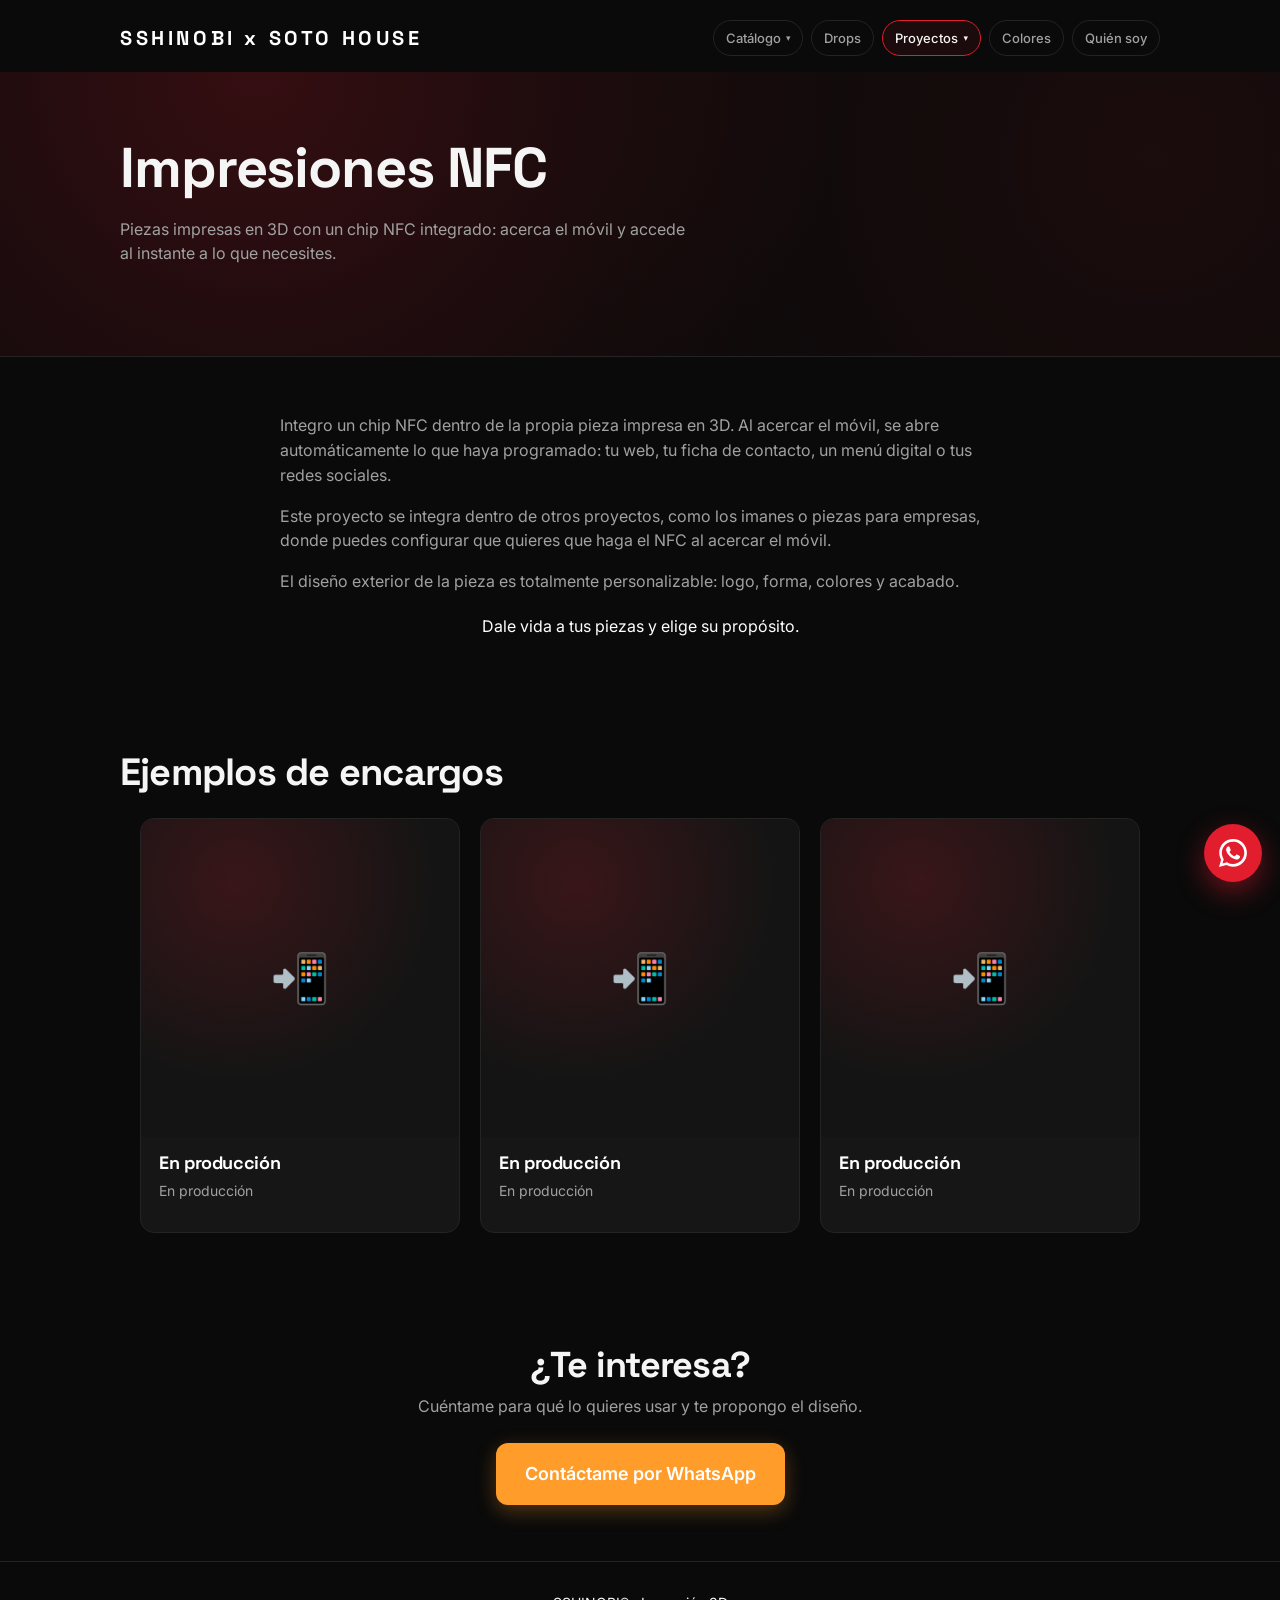
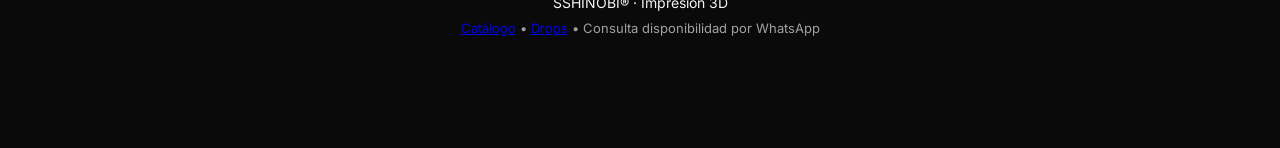
<file: proyectos/impresiones-nfc.html>
<!DOCTYPE html>
<html lang="es">
<head>
  <meta charset="UTF-8" />
  <meta name="viewport" content="width=device-width, initial-scale=1, viewport-fit=cover" />
  <meta name="theme-color" content="#0a0a0a" />
  <title>Impresiones NFC · SSHINOBI</title>
  <meta name="description" content="Piezas impresas en 3D con chip NFC integrado: acerca el móvil y accede a una web, contacto o menú." />

  <link rel="preconnect" href="https://fonts.googleapis.com" />
  <link rel="preconnect" href="https://fonts.gstatic.com" crossorigin />
  <link href="https://fonts.googleapis.com/css2?family=Inter:wght@400;500;600;700&family=Space+Grotesk:wght@500;600;700&display=swap" rel="stylesheet" />

  <link rel="stylesheet" href="../style.css" />
</head>
<body>

  <!-- ============ NAV ============ -->
  <header class="nav">
    <a href="../index.html" class="brand">SSHINOBI x SOTO HOUSE</a>
    <div class="hamburger" id="hamburger">
      <span></span>
      <span></span>
      <span></span>
    </div>
    <nav class="nav-links">
      <div class="nav-dropdown">
        <a href="../catalogo.html" class="nav-link nav-dropdown-toggle">
          Catálogo <span class="nav-caret">▾</span>
        </a>
        <div class="nav-dropdown-menu">
          <a href="../catalogo.html#utilidad" class="nav-dropdown-link">Utilidad y organización</a>
          <a href="../catalogo.html#decoracion" class="nav-dropdown-link">Decoración</a>
          <a href="../catalogo.html#accesorios" class="nav-dropdown-link">Accesorios y personalización</a>
          <a href="../catalogo.html#geek-fandom" class="nav-dropdown-link">Geek & Fandom</a>
          <a href="../catalogo.html#packs" class="nav-dropdown-link">Packs y descuentos</a>
        </div>
      </div>
      <a href="../drops.html" class="nav-link">Drops</a>
      <div class="nav-dropdown">
        <a href="index.html" class="nav-link nav-dropdown-toggle active">
          Proyectos <span class="nav-caret">▾</span>
        </a>
        <div class="nav-dropdown-menu">
          <a href="empresas.html" class="nav-dropdown-link">Empresas</a>
          <a href="imanes.html" class="nav-dropdown-link">Imanes</a>
          <a href="hueforges.html" class="nav-dropdown-link">Hueforge</a>
          <a href="impresiones-nfc.html" class="nav-dropdown-link active">Impresiones NFC</a>
        </div>
      </div>
      <a href="../catalogo.html#colores" class="nav-link">Colores</a>
      <a href="../sobremi.html" class="nav-link">Quién soy</a>
    </nav>
    <nav class="nav-links mobile" id="nav-links-mobile">
      <a href="../catalogo.html" class="nav-link">Catálogo</a>
      <a href="../drops.html" class="nav-link">Drops</a>
      <a href="index.html" class="nav-link">Proyectos</a>
      <a href="empresas.html" class="nav-link">Empresas</a>
      <a href="imanes.html" class="nav-link">Imanes</a>
      <a href="hueforges.html" class="nav-link">Hueforge</a>
      <a href="impresiones-nfc.html" class="nav-link active">Impresiones NFC</a>
      <a href="../catalogo.html#colores" class="nav-link">Colores</a>
      <a href="../sobremi.html" class="nav-link">Quién soy</a>
    </nav>
  </header>

  <!-- ============ HERO ============ -->
  <section class="hero hero-page" style="padding-top: 40px;">
    <div class="hero-inner">
      <h1>Impresiones NFC</h1>
      <p class="lead">
        Piezas impresas en 3D con un chip NFC integrado: acerca el móvil y accede al instante a lo que necesites.
      </p>
    </div>
  </section>

  <!-- ============ EN QUÉ CONSISTE ============ -->
  <section class="section">
    <div style="max-width: 720px; margin: 0 auto;">
      <p style="color: var(--muted); font-size: 16px; margin-bottom: 16px;">
        Integro un chip NFC dentro de la propia pieza impresa en 3D. Al acercar el móvil, se abre automáticamente lo que haya programado: tu web, tu ficha de contacto, un menú digital o tus redes sociales.
      </p>
      <p style="color: var(--muted); font-size: 16px; margin-bottom: 16px;">
        Este proyecto se integra dentro de otros proyectos, como los imanes o piezas para empresas, donde puedes configurar que quieres que haga el NFC al acercar el móvil.
      </p>
      <p style="color: var(--muted); font-size: 16px; margin-bottom: 20px;">
        El diseño exterior de la pieza es totalmente personalizable: logo, forma, colores y acabado.
      </p>
      <p style="color: var(--muted); font-size: 16px; color: var(--white); text-align: center;">
        Dale vida a tus piezas y elige su propósito.
      </p>
    </div>
  </section>

  <!-- ============ GALERÍA DE EJEMPLOS ============ -->
  <section class="section">
    <div class="section-head">
      <h2>Ejemplos de encargos</h2>
    </div>
    <div class="grid">

      <article class="card">
        <div class="card-img placeholder" aria-hidden="true">📲</div>
        <div class="card-body">
          <h4>En producción</h4>
          <p>En producción</p>
        </div>
      </article>

      <article class="card">
        <div class="card-img placeholder" aria-hidden="true">📲</div>
        <div class="card-body">
          <h4>En producción</h4>
          <p>En producción</p>
        </div>
      </article>

      <article class="card">
        <div class="card-img placeholder" aria-hidden="true">📲</div>
        <div class="card-body">
          <h4>En producción</h4>
          <p>En producción</p>
        </div>
      </article>

    </div>
  </section>

  <!-- ============ CONTACTO ============ -->
  <section class="section contact" id="contacto">
    <h2>¿Te interesa?</h2>
    <p>Cuéntame para qué lo quieres usar y te propongo el diseño.</p>
    <a class="btn btn-primary big" href="https://wa.me/34636653986?text=Holaa%20%F0%9F%91%8B%20Me%20interesa%20una%20impresi%C3%B3n%20con%20NFC%20integrado" target="_blank" rel="noopener">
      Contáctame por WhatsApp
    </a>
  </section>

  <!-- ============ FOOTER ============ -->
  <footer class="footer">
    <div>SSHINOBI® · Impresión 3D</div>
    <div class="muted"><a href="../catalogo.html">Catálogo</a> • <a href="../drops.html">Drops</a> • Consulta disponibilidad por WhatsApp</div>
  </footer>

  <!-- ============ FAB WHATSAPP ============ -->
  <a class="fab" href="https://wa.me/34636653986" target="_blank" rel="noopener" aria-label="WhatsApp">
    <svg width="28" height="28" viewBox="0 0 24 24" fill="currentColor" aria-hidden="true">
      <path d="M20.52 3.48A11.86 11.86 0 0012.05 0C5.5 0 .2 5.3.2 11.86c0 2.09.55 4.13 1.6 5.93L0 24l6.36-1.66a11.83 11.83 0 005.69 1.45h.01c6.55 0 11.86-5.3 11.86-11.86 0-3.17-1.23-6.15-3.4-8.45zM12.06 21.5h-.01a9.6 9.6 0 01-4.89-1.34l-.35-.21-3.77.99 1-3.67-.23-.38a9.62 9.62 0 1117.85-5.03c0 5.31-4.32 9.64-9.6 9.64zm5.27-7.21c-.29-.14-1.71-.84-1.97-.94-.27-.1-.46-.14-.66.14-.19.29-.76.94-.93 1.13-.17.19-.34.22-.63.07-.29-.14-1.22-.45-2.32-1.43-.86-.77-1.44-1.71-1.61-2-.17-.29-.02-.45.13-.59.13-.13.29-.34.43-.51.14-.17.19-.29.29-.48.1-.19.05-.36-.02-.51-.07-.14-.66-1.59-.9-2.18-.24-.57-.48-.49-.66-.5l-.56-.01c-.19 0-.51.07-.78.36-.27.29-1.02 1-1.02 2.45 0 1.45 1.05 2.85 1.2 3.05.14.19 2.07 3.16 5.02 4.43.7.3 1.25.48 1.68.62.7.22 1.34.19 1.84.12.56-.08 1.71-.7 1.96-1.38.24-.68.24-1.26.17-1.38-.07-.12-.26-.19-.55-.34z"/>
    </svg>
  </a>

  <script src="../script.js" defer></script>
</body>
</html>
</file>
<file: style.css>
/* =========================================================
   SSHINOBI · estilos
   Rojo · Negro · Blanco · Mobile-first · Modo oscuro
   ========================================================= */

:root {
  --bg: #0a0a0a;
  --bg-elev: #141414;
  --bg-card: #161616;
  --border: #242424;
  --text: #f5f5f5;
  --muted: #a1a1a1;
  --red: #e11d2e;
  --red-hover: #ff2a3d;
  --orange: #ff9c2a;
  --orange-hover: #ffae3f;
  --white: #ffffff;
  --green: #22c55e;
  --yellow: #f5c518;
  --radius: 14px;
  --shadow: 0 8px 24px rgba(0, 0, 0, 0.45);
  --maxw: 1080px;
}

* { box-sizing: border-box; margin: 0; padding: 0; }
html { scroll-behavior: smooth; }
body {
  font-family: "Inter", system-ui, -apple-system, sans-serif;
  background: var(--bg);
  color: var(--text);
  line-height: 1.55;
  -webkit-font-smoothing: antialiased;
}
img { display: block; max-width: 100%; height: auto; }
button { font: inherit; color: inherit; background: none; border: 0; cursor: pointer; text-align: inherit; }

h1, h2, h3, h4 {
  font-family: "Space Grotesk", "Inter", sans-serif;
  letter-spacing: -0.02em;
  line-height: 1.15;
}
.accent { color: var(--orange); }

/* Responsive Typography */
h1 { font-size: 1.8rem; }
h2 { font-size: 1.4rem; }
h3 { font-size: 1.1rem; }
body { font-size: 0.95rem; }

@media (min-width: 768px) {
  h1 { font-size: 3rem; }
  h2 { font-size: 2rem; }
  h3 { font-size: 1.4rem; }
  body { font-size: 1rem; }
}

/* ---------- BOTONES BASE ---------- */
/* ⚠️ IMPORTANTE: .btn debe estar aquí, fuera de cualquier media query */
.btn {
  display: inline-flex;
  align-items: center;
  justify-content: center;
  gap: 10px;
  font-size: 16px;
  font-weight: 600;
  padding: 14px 22px;
  border-radius: 12px;
  text-decoration: none;
  transition: transform .15s ease, background .2s ease, box-shadow .2s ease, border-color .2s;
  min-height: 50px;
  cursor: pointer;
  border: 1px solid transparent;
}
.btn-primary {
  background: var(--orange);
  color: var(--white);
  box-shadow: 0 6px 20px rgba(255, 156, 42, 0.30);
}
.btn-primary:hover { background: var(--orange-hover); transform: translateY(-1px); }
.btn-drop {
  background: var(--red);
  color: var(--white);
  box-shadow: 0 6px 20px rgba(225, 29, 46, 0.35);
}
.btn-drop:hover { background: var(--red-hover); transform: translateY(-1px); }
.btn-ghost {
  background: transparent;
  color: var(--text);
  border-color: var(--border);
}
.btn-ghost:hover { border-color: var(--red); color: var(--red); }
.btn.big { font-size: 18px; padding: 16px 28px; }

/* ---------- NAV ---------- */
.nav {
  position: relative;
  z-index: 200;
  display: flex;
  flex-direction: column;
  justify-content: flex-start;
  align-items: flex-start;
  padding: 16px 20px 8px;
  max-width: var(--maxw);
  margin: 0 auto;
  gap: 10px;
}
.nav-links {
  display: flex;
  flex-wrap: wrap;
  gap: 8px;
}

/* Hamburger menu for mobile */
.hamburger {
  display: none;
  flex-direction: column;
  justify-content: space-between;
  width: 24px;
  height: 18px;
  cursor: pointer;
  padding: 4px;
  position: relative;
  z-index: 201;
}
.hamburger span {
  display: block;
  height: 2px;
  width: 100%;
  background: var(--text);
  border-radius: 1px;
  transition: all 0.3s ease;
}
.hamburger.open span:nth-child(1) {
  transform: rotate(45deg) translate(5px, 5px);
}
.hamburger.open span:nth-child(2) {
  opacity: 0;
}
.hamburger.open span:nth-child(3) {
  transform: rotate(-45deg) translate(7px, -6px);
}

.nav-links.mobile {
  display: none;
  flex-direction: column;
  position: fixed;
  top: 0;
  left: 0;
  right: 0;
  bottom: 0;
  background: var(--bg);
  padding: 80px 24px 32px;
  gap: 12px;
  z-index: 100;
  overflow-y: auto;
  animation: slideDown 0.25s ease;
}
.nav-links.mobile.open {
  display: flex;
}
.nav-links.mobile .nav-link {
  width: 100%;
  text-align: center;
  min-height: 48px;
  display: flex;
  align-items: center;
  justify-content: center;
}

@media (max-width: 767px) {
  .hamburger {
    display: flex;
  }
  .nav-links:not(.mobile) {
    display: none;
  }
}

@media (min-width: 769px) {
  .nav {
    flex-direction: row;
    justify-content: space-between;
    align-items: center;
    padding-top: 20px;
    padding-bottom: 16px;
  }
  .nav-links {
    justify-content: flex-end;
  }
}

.brand {
  font-family: "Space Grotesk", sans-serif;
  font-weight: 700;
  font-size: 20px;
  letter-spacing: 0.18em;
  color: var(--white);
  text-decoration: none;
}
.nav-link {
  color: var(--muted);
  text-decoration: none;
  font-size: 13px;
  font-weight: 500;
  padding: 7px 12px;
  border: 1px solid var(--border);
  border-radius: 999px;
  transition: all .2s;
}
.nav-link:hover { color: var(--text); border-color: var(--red); }
.nav-link.active {
  color: var(--text);
  border-color: var(--red);
  background: rgba(225, 29, 46, 0.08);
}

/* Dropdown "Proyectos" — solo desktop, el mobile usa enlaces planos */
.nav-dropdown { position: relative; }
.nav-dropdown-toggle {
  display: inline-flex;
  align-items: center;
  gap: 5px;
}
.nav-caret {
  font-size: 9px;
  transition: transform .2s ease;
}
.nav-dropdown:hover .nav-caret { transform: rotate(180deg); }
.nav-dropdown-menu {
  display: none;
  flex-direction: column;
  gap: 2px;
  position: absolute;
  /* top: 100% (sin hueco) para que el ratón no "pierda" el hover
     al bajar del enlace al menú — con gap, esa franja no pertenece
     a ningún elemento y el :hover se cancela a mitad de camino. */
  top: 100%;
  right: 0;
  min-width: 200px;
  background: var(--bg-elev);
  border: 1px solid var(--border);
  border-radius: 12px;
  padding: 12px 8px 8px;
  box-shadow: var(--shadow);
  z-index: 210;
}
.nav-dropdown:hover .nav-dropdown-menu {
  display: flex;
}
.nav-dropdown-link {
  display: block;
  color: var(--muted);
  text-decoration: none;
  font-size: 13px;
  font-weight: 500;
  padding: 9px 12px;
  border-radius: 8px;
  transition: all .2s;
}
.nav-dropdown-link:hover { color: var(--text); background: rgba(225, 29, 46, 0.1); }
.nav-dropdown-link.active { color: var(--text); background: rgba(225, 29, 46, 0.1); }

/* ---------- HERO ---------- */
.hero {
  position: relative;
  background:
    radial-gradient(circle at 20% 0%, rgba(225, 29, 46, 0.20), transparent 55%),
    radial-gradient(circle at 90% 30%, rgba(225, 29, 46, 0.08), transparent 50%),
    var(--bg);
  border-bottom: 1px solid var(--border);
}
.hero-inner {
  max-width: var(--maxw);
  margin: 0 auto;
  padding: 32px 20px 64px;
  animation: fadeUp .8s ease both;
}

.hero-placeholder {
  display: flex;
  flex-direction: column;
  align-items: center;
  gap: 16px;
  padding: 40px 20px;
  background: var(--bg-elev);
  border-radius: var(--radius);
  margin: 0 20px 32px;
}
.hero-icon {
  font-size: 64px;
}
.hero-placeholder p {
  color: var(--muted);
  font-size: 14px;
}

.hero-visual {
  overflow: hidden;
  border-radius: 16px;
  height: 580px;
  /*width: calc(100% - 40px);
  margin: 0 20px 40px;*/
  
}

.hero-img {
  width: 100%;
  height: 100%;
  object-fit: contain;
  border-radius: 16px;
  transform-origin: center center;
  /*scale: 1;*/
}

/* Contenedor compartido de texto+imagen del hero del index, con el
   mismo max-width/padding lateral que el resto de secciones — sin él,
   hero-inner (con max-width propio) y hero-visual (sin tope) no crecen
   igual en pantallas anchas y la imagen queda pegada al borde. */
.hero-row {
  max-width: var(--maxw);
  margin: 0 auto;
}

.badge {
  display: inline-block;
  font-size: 12px;
  font-weight: 600;
  letter-spacing: 0.12em;
  text-transform: uppercase;
  color: var(--green);
  background: rgba(46, 225, 139, 0.10);
  border: 1px solid rgba(46, 225, 139, 0.35);
  padding: 6px 12px;
  border-radius: 999px;
  margin-bottom: 20px;
}
.hero h1 {
  font-size: 1.8rem;
  font-weight: 700;
  margin-bottom: 16px;
}
.lead {
  color: var(--muted);
  font-size: 0.95rem;
  margin-bottom: 26px;
  max-width: 580px;
}
.cta-row {
  display: flex;
  flex-direction: column;
  gap: 12px;
  align-items: stretch;
}
.cta-row .btn:first-child {
  order: 1;
  border: 1px solid rgba(220, 38, 38, 0.4);
}
.cta-row .btn:last-child {
  order: 2;
  background: var(--red);
  color: var(--white);
  border-color: var(--red);
  font-size: 14px;
  padding: 12px 20px;
  min-height: 44px;
  transition: background .2s ease, border-color .2s ease;
}
.cta-row .btn:last-child:hover {
  background: var(--red-hover);
  border-color: var(--red-hover);
}

.mini {
  list-style: none;
  display: flex;
  flex-direction: column;
  gap: 8px;
  margin-top: 28px;
}
.mini li {
  font-size: 13px;
  color: var(--muted);
  background: var(--bg-elev);
  border: 1px solid var(--border);
  padding: 8px 12px;
  border-radius: 10px;
}

/* Móvil: botones hero ancho completo */
@media (max-width: 767px) {
  .cta-row .btn {
    width: 100%;
    justify-content: center;
  }
}

/* PC Hero */
@media (min-width: 768px) {
  .hero {
    display: flex;
    align-items: center;
    min-height: 80vh;
  }
  .hero-inner {
    flex: 1;
    padding: 64px 40px 64px 20px;
  }
  .hero-visual {
    flex: 1;
    height: 500px;
    width: auto;
    margin: 40px 20px 40px 0;
    padding: 0;
  }
  /* El index mete hero-inner + hero-visual dentro de .hero-row: aquí
     es donde realmente viven el ancho máximo y el padding lateral,
     así que dentro de ese wrapper anulamos el propio de cada columna. */
  .hero-row {
    display: flex;
    align-items: center;
    width: 100%;
    gap: 40px;
    padding: 0 20px;
  }
  .hero-row .hero-inner {
    max-width: none;
    margin: 0;
    padding: 64px 0;
  }
  .hero-row .hero-visual {
    margin: 40px 0;
  }
  .hero-placeholder {
    margin: 0;
    padding: 60px 40px;
  }
  .hero h1 {
    font-size: 3.5rem;
  }
  .lead {
    font-size: 1rem;
  }
  .cta-row {
    flex-direction: row;
    gap: 10px;
    align-items: flex-start;
  }
  .cta-row .btn:first-child {
    order: 1;
  }
  .cta-row .btn:last-child {
    order: 2;
    background: var(--red);
    color: var(--white);
    border-color: var(--red);
    font-size: 16px;
    padding: 14px 22px;
    min-height: 50px;
  }
  .cta-row .btn:last-child:hover {
    background: var(--red-hover);
  }
  .mini {
    flex-direction: row;
    gap: 10px;
  }
}

/* ---------- SECTIONS ---------- */
.section {
  max-width: var(--maxw);
  margin: 0 auto;
  padding: 56px 16px;
}
.section-head { margin-bottom: 24px; }
.section-head h2 { font-size: clamp(26px, 6vw, 38px); }
.section-head p { color: var(--muted); margin-top: 6px; }

@media (min-width: 768px) {
  .section {
    padding: 56px 20px;
  }
}

.cat {
  display: flex;
  align-items: center;
  gap: 0.8em;
  max-width: var(--maxw);
  margin: 36px auto 16px;
  padding: 0 20px 0 2.5rem;
  font-size: 13px;
  font-weight: 600;
  letter-spacing: 0.18em;
  text-transform: uppercase;
  color: var(--muted);
  position: relative;
}
.cat::before {
  content: "";
  position: absolute;
  left: 16px; top: 2px; bottom: 2px;
  width: 2px;
  background: var(--red);
  border-radius: 2px;
}
.cat::after {
  content: "";
  flex: 1;
  height: 2px;
  background: var(--red);
  border-radius: 2px;
}

@media (min-width: 768px) {
  .cat {
    padding: 0 20px 0 24px;
  }
  .cat::before {
    left: 20px;
  }
}

/* ---------- COLORES DISPONIBLES ---------- */
.colors {
  display: grid;
  grid-template-columns: repeat(2, 1fr);
  gap: 12px;
}
.color {
  display: flex;
  align-items: center;
  gap: 12px;
  background: var(--bg-card);
  border: 1px solid var(--border);
  border-radius: 12px;
  padding: 12px;
  transition: border-color .2s, transform .2s;
}
.color:hover { border-color: rgba(225, 29, 46, 0.5); transform: translateY(-2px); }
.swatch {
  width: 38px;
  height: 38px;
  border-radius: 50%;
  background: var(--c, #fff);
  border: 2px solid rgba(255,255,255,0.08);
  flex-shrink: 0;
  box-shadow: inset 0 0 0 2px rgba(0,0,0,0.25);
}
.color-info { display: flex; flex-direction: column; gap: 4px; }
.color-info strong { font-size: 14px; }
.status {
  font-size: 11px;
  font-weight: 600;
  padding: 2px 8px;
  border-radius: 999px;
  width: fit-content;
  letter-spacing: 0.04em;
}
.status-ok  { background: rgba(34,197,94,0.12);  color: var(--green); border: 1px solid rgba(34,197,94,0.35); }
.status-low { background: rgba(245,197,24,0.12); color: var(--yellow); border: 1px solid rgba(245,197,24,0.35); }
.status-out { background: rgba(225,29,46,0.12);  color: var(--red); border: 1px solid rgba(225,29,46,0.35); text-decoration: line-through; }
.status-coming  { background: rgba(249,115,22,0.12);  color: #f97316;       border: 1px solid rgba(249,115,22,0.35); }

/* ---------- FRANJA MULTICOLOR ---------- */
.multicolor {
  background: linear-gradient(135deg, rgba(225,29,46,0.14), transparent 70%), var(--bg-elev);
  border-top: 1px solid var(--border);
  border-bottom: 1px solid var(--border);
}
.multicolor-inner {
  max-width: var(--maxw);
  margin: 0 auto;
  padding: 22px 20px;
  display: flex;
  align-items: center;
  gap: 16px;
}
.multicolor-icon {
  font-size: 32px;
  width: 52px; height: 52px;
  display: flex; align-items: center; justify-content: center;
  background: rgba(225,29,46,0.12);
  border: 1px solid rgba(225,29,46,0.35);
  border-radius: 12px;
  flex-shrink: 0;
}
.multicolor h3 { font-size: 17px; margin-bottom: 4px; }
.multicolor p { color: var(--muted); font-size: 14px; }

/* ---------- CARDS ---------- */
.grid {
  display: grid;
  grid-template-columns: 1fr;
  gap: 16px;
  max-width: var(--maxw);
  margin: 0 auto;
  padding: 0 16px;
}
.card {
  display: block;
  background: var(--bg-card);
  border: 1px solid var(--border);
  border-radius: var(--radius);
  overflow: hidden;
  text-decoration: none;
  transition: transform .2s ease, border-color .2s ease, box-shadow .2s ease;
}
.card:hover {
  transform: translateY(-2px);
  border-color: rgba(225, 29, 46, 0.5);
  box-shadow: var(--shadow);
}
.card-toggle {
  display: block;
  width: 100%;
  padding: 0;
}
.card-img {
  width: 100%;
  aspect-ratio: 1 / 1;
  overflow: hidden;
  background: #000;
}
.card-img img {
  width: 100%;
  height: 100%;
  object-fit: cover;
  transition: transform .5s ease;
}
.card:hover .card-img img { transform: scale(1.06); }

/* Placeholder visual para categorías sin foto real todavía */
.card-img.placeholder {
  display: flex;
  align-items: center;
  justify-content: center;
  font-size: 48px;
  background: radial-gradient(circle at 30% 20%, rgba(225, 29, 46, 0.18), transparent 60%), var(--bg-elev);
  transition: transform .5s ease;
}
.card:hover .card-img.placeholder { transform: scale(1.04); }

.card-body {
  padding: 16px;
}
.card h4 {
  font-size: 18px;
  color: var(--white);
  margin-bottom: 6px;
}
.card p {
  color: var(--muted);
  font-size: 14px;
  margin-bottom: 12px;
}
.meta {
  display: flex;
  flex-direction: column;
  gap: 12px;
  font-size: 13px;
  color: var(--muted);
  border-top: 1px solid var(--border);
  padding-top: 12px;
}
.meta .btn {
  width: 100%;
  text-align: center;
}

/* PC Meta */
@media (min-width: 768px) {
  .meta {
    flex-direction: row;
    justify-content: space-between;
    align-items: center;
    gap: 0;
  }
  .meta .btn {
    width: auto;
  }
}
.price {
  color: var(--white);
  font-weight: 700;
  font-size: 15px;
}
.more-hint {
  display: block;
  margin-top: 10px;
  font-size: 12px;
  color: var(--red);
  font-weight: 600;
  letter-spacing: 0.04em;
  transition: transform .2s;
}

/* PC Grid */
@media (min-width: 768px) {
  .grid {
    grid-template-columns: repeat(auto-fill, minmax(300px, 1fr));
    gap: 20px;
    padding: 0 20px;
  }
  .card-body {
    padding: 16px 18px 18px;
  }
}

/* Desplegable */
.card-extra {
  border-top: 1px solid var(--border);
  padding: 14px 18px 18px;
  background: rgba(255,255,255,0.02);
  animation: slideDown .25s ease both;
}
.card-extra ul { list-style: none; display: grid; gap: 8px; }
.card-extra li {
  font-size: 14px;
  color: var(--muted);
  padding-left: 14px;
  position: relative;
}
.card-extra li::before {
  content: "›";
  color: var(--red);
  position: absolute;
  left: 0; top: 0;
  font-weight: 700;
}
.card-extra strong { color: var(--text); font-weight: 600; }

/* ---------- PACKS ---------- */
.card-pack {
  position: relative;
}
.badge-pack {
  position: absolute;
  top: 12px;
  left: 12px;
  background: var(--yellow);
  color: #000;
  padding: 4px 8px;
  border-radius: 12px;
  font-size: 12px;
  font-weight: 600;
  z-index: 1;
}
.price-discount {
  color: var(--green);
  font-weight: 700;
  font-size: 16px;
}
.price-discount s {
  color: var(--muted);
  font-weight: 400;
  margin-right: 4px;
}

/* ---------- CUSTOM ---------- */
.custom {
  background: linear-gradient(135deg, rgba(225, 29, 46, 0.12), transparent 70%), var(--bg-elev);
  border-top: 1px solid var(--border);
  border-bottom: 1px solid var(--border);
  margin-top: 20px;
  max-width: none;
}
.custom-inner { max-width: 720px; margin: 0 auto; }
.custom h2 { font-size: clamp(26px, 6vw, 36px); margin: 12px 0; }
.custom p { color: var(--muted); margin-bottom: 22px; font-size: 16px; }

/* ---------- ABOUT ---------- */
.about-grid {
  display: grid;
  grid-template-columns: 1fr;
  gap: 20px;
}
.about-media {
  border-radius: var(--radius);
  overflow: hidden;
  border: 1px solid var(--border);
  background: #000;
  display: flex;
  align-items: center;
  justify-content: center;
}
.about-media video {
  display: block;
  width: auto;
  height: 520px;
  max-width: 100%;
  object-fit: cover;
}
.about-text p { color: var(--muted); margin-bottom: 12px; font-size: 15px; text-align: justify; }
.link-inline {
  display: inline-block;
  margin-top: 6px;
  color: var(--red);
  text-decoration: none;
  font-weight: 600;
  border-bottom: 1px solid transparent;
  transition: border-color .2s;
}
.link-inline:hover { border-color: var(--red); }

/* ---------- DROPS ---------- */
.drops {
  background: linear-gradient(135deg, rgba(225,29,46,0.08), transparent 60%), var(--bg-elev);
  border-top: 1px solid var(--border);
  border-bottom: 1px solid var(--border);
  padding: 56px 20px;
}
.drops .section-head { margin-bottom: 40px; }

.drops-main-row {
  display: grid;
  grid-template-columns: 1fr;
  gap: 20px;
  margin-bottom: 32px;
}
@media (min-width: 768px) {
  .drops-main-row { grid-template-columns: repeat(3, 1fr); }
}

.drops-card {
  background: var(--bg-card);
  border: 1px solid var(--border);
  border-radius: var(--radius);
  padding: 24px;
  text-align: center;
  position: relative;
  transition: transform .2s ease, border-color .2s ease, box-shadow .2s ease, opacity .2s ease;
}
.drops-side { opacity: 0.65; transform: scale(0.95); }
.drops-side:hover { opacity: 0.8; transform: scale(0.98); border-color: var(--border); }
.drops-featured {
  background: linear-gradient(135deg, rgba(225,29,46,0.16), rgba(225,29,46,0.04)), var(--bg-card);
  border: 2px solid rgba(225, 29, 46, 0.6);
  box-shadow: 0 0 24px rgba(225, 29, 46, 0.15);
  padding: 32px 24px;
}
.drops-featured:hover {
  transform: translateY(-4px);
  border-color: rgba(225, 29, 46, 0.8);
  box-shadow: 0 8px 32px rgba(225, 29, 46, 0.25);
}
.drops-featured .btn { margin-top: 12px; }
.drops-icon { font-size: 48px; margin-bottom: 14px; display: block; }
.drops-featured .drops-icon { font-size: 56px; margin-bottom: 16px; }
.drops-card h3 { font-size: 18px; margin-bottom: 8px; color: var(--white); font-weight: 600; }
.drops-featured h3 { font-size: 22px; margin-bottom: 12px; }
.drops-card p { color: var(--muted); font-size: 14px; margin-bottom: 16px; line-height: 1.5; }
.drops-featured p { font-size: 15px; margin-bottom: 20px; }

/* Badges */
.badge-drop {
  display: inline-block;
  font-size: 11px;
  font-weight: 700;
  letter-spacing: 0.06em;
  text-transform: uppercase;
  padding: 6px 12px;
  border-radius: 999px;
  background: rgba(225,29,46,0.12);
  color: var(--red);
  border: 1px solid rgba(225, 29, 46, 0.35);
}
.badge-active {
  position: absolute;
  top: 14px;
  right: 14px;
  background: rgba(225, 29, 46, 0.2);
  border-color: rgba(225, 29, 46, 0.6);
  color: var(--red);
  animation: pulse-badge 2s ease-in-out infinite;
}
@keyframes pulse-badge {
  0%, 100% { opacity: 1; }
  50% { opacity: 0.7; }
}
.badge-drop-secondary {
  display: inline-block;
  font-size: 11px;
  font-weight: 600;
  letter-spacing: 0.04em;
  padding: 4px 10px;
  border-radius: 8px;
  background: rgba(161,161,161,0.1);
  color: var(--muted);
  border: 1px solid rgba(161, 161, 161, 0.2);
}

.drops-types {
  display: grid;
  grid-template-columns: 1fr;
  gap: 20px;
  max-width: var(--maxw);
  margin: 0 auto 32px;
  padding: 0 20px;
}
@media (min-width: 640px) {
  .drops-types { grid-template-columns: repeat(2, 1fr); }
}
.drops-type:hover { transform: translateY(-3px); border-color: rgba(225, 29, 46, 0.4); }
.drops-type .btn { margin-top: 8px; }

.drops-footer {
  max-width: var(--maxw);
  margin: 0 auto;
  padding: 0 20px;
  text-align: center;
  font-size: 14px;
  color: var(--muted);
}
.drops-footer .link-inline { display: inline-block; font-weight: 600; color: var(--red); }

@media (max-width: 767px) {
  .drops { padding: 40px 20px; }
  .drops .section-head { margin-bottom: 28px; }
  .drops-card { padding: 20px; }
  .drops-featured { padding: 24px 20px; }
  .drops-main-row { gap: 16px; margin-bottom: 24px; }
}

/* ---------- LANDING OPTIONS ---------- */
.landing-options {
  max-width: var(--maxw);
  margin: 80px auto 40px;
  padding: 0 20px;
}
.landing-options .section-head { text-align: left; margin-bottom: 36px; }
.landing-options h2 { font-size: clamp(28px, 6vw, 38px); margin-bottom: 8px; }
.landing-options .subtitle { color: var(--muted); font-size: 16px; }

.options-grid {
  display: grid;
  grid-template-columns: 1fr;
  gap: 24px;
  margin-bottom: 40px;
}
@media (min-width: 900px) {
  .options-grid { grid-template-columns: 1.35fr .85fr; }
}

.option-card {
  background: rgba(20, 20, 20, 0.6);
  border: 1px solid var(--border);
  border-radius: 12px;
  padding: 28px 20px;
  text-align: center;
  transition: all 0.3s ease;
  position: relative;
}
.option-card:hover {
  border-color: rgba(225, 29, 46, 0.2);
  transform: translateY(-3px);
  box-shadow: 0 8px 18px rgba(0, 0, 0, 0.18);
}
.option-card h3 { font-size: 18px; margin: 12px 0 12px; font-weight: 700; }
.option-card p { color: var(--muted); font-size: 14px; margin-bottom: 16px; line-height: 1.5; }
.option-card .btn { margin-top: 16px; }
.option-icon { font-size: 48px; display: inline-block; margin-bottom: 8px; }
.option-features { list-style: none; padding: 0; margin: 16px 0 20px; font-size: 13px; color: var(--muted); }
.option-features li { margin: 6px 0; line-height: 1.4; }

.option-main {
  background: linear-gradient(135deg, rgba(255, 156, 42, 0.18), rgba(255, 156, 42, 0.06)), rgba(255, 156, 42, 0.06);
  border: 2px solid rgba(255, 156, 42, 0.28);
  box-shadow: 0 16px 44px rgba(255, 156, 42, 0.18);
  transform: scale(1.02);
}
.option-main:hover {
  border-color: rgba(255, 156, 42, 0.42);
  box-shadow: 0 18px 48px rgba(255, 156, 42, 0.22);
  transform: scale(1.02) translateY(-3px);
}
.option-main .option-icon { color: var(--orange); }
.option-main h3 { font-size: 20px; }
.option-secondary {
  background: rgba(225, 29, 46, 0.08);
  border: 1px solid rgba(225, 29, 46, 0.18);
}
.option-secondary:hover { border-color: rgba(225, 29, 46, 0.28); }
.option-secondary .option-icon { color: var(--red); }
.option-secondary .badge-drop { position: absolute; top: 14px; right: 14px; }

@media (max-width: 639px) {
  .landing-options { margin: 60px auto; }
  .option-card { padding: 24px 16px; }
}

/* Colors Preview Section */
.colors-preview { max-width: var(--maxw); margin: 60px auto; padding: 0 20px; }

/* ---------- DROPS PASADOS ---------- */
.past-drops { padding: 40px 20px; border-bottom: 1px solid var(--border); }
.past-drops .section-head { margin-bottom: 24px; }
.past-drops h2 { font-size: 20px; margin-bottom: 4px; }
.past-drops p { font-size: 14px; color: var(--muted); }
.past-drops-row {
  display: flex;
  gap: 12px;
  overflow-x: auto;
  padding-bottom: 8px;
  scrollbar-width: none;
  -ms-overflow-style: none;
}
.past-drops-row::-webkit-scrollbar { display: none; }
.past-drop-card {
  flex-shrink: 0;
  background: var(--bg-card);
  border: 1px solid var(--border);
  border-radius: 12px;
  padding: 16px 20px;
  min-width: 160px;
  text-align: center;
  transition: border-color .2s;
}
.past-drop-card:hover { border-color: rgba(225, 29, 46, 0.3); }
.past-drop-card .badge-drop-secondary { display: block; margin-bottom: 8px; font-size: 10px; }
.past-drop-card h4 { font-size: 14px; margin-bottom: 4px; font-weight: 600; }
.past-drop-card p { font-size: 12px; color: var(--muted); }

/* ---------- DROP ACTUAL ---------- */
.current-drop { padding: 56px 20px; }
.current-drop .section-head { text-align: center; margin-bottom: 48px; }
.current-drop h2 { font-size: 32px; margin-bottom: 12px; }
.current-drop p { color: var(--muted); font-size: 16px; max-width: 600px; margin: 0 auto; }

/* ---------- PRÓXIMO DROP ---------- */
.upcoming-drop {
  background: linear-gradient(135deg, rgba(225, 29, 46, 0.08), transparent 70%), var(--bg-elev);
  border-top: 1px solid var(--border);
  border-bottom: 1px solid var(--border);
  padding: 56px 20px;
}
.upcoming-drop .section-head { text-align: center; margin-bottom: 32px; }
.upcoming-drop h2 { font-size: 28px; margin-bottom: 12px; }
.upcoming-drop p { color: var(--muted); font-size: 16px; max-width: 500px; margin: 0 auto; }
.upcoming-drop .badge-drop-secondary { display: block; margin-bottom: 12px; text-align: center; }
.upcoming-drop-content { text-align: center; max-width: 400px; margin: 0 auto; }
.upcoming-drop-content p { margin-bottom: 24px; color: var(--muted); }

.color-circle {
  width: 48px;
  height: 48px;
  border-radius: 50%;
  border: 2px solid var(--border);
  cursor: pointer;
  transition: all 0.2s ease;
  display: flex;
  align-items: center;
  justify-content: center;
  font-size: 24px;
}
.color-circle:hover { border-color: var(--red); transform: scale(1.15); box-shadow: 0 0 16px rgba(225, 29, 46, 0.3); }
.color-circle a { display: flex; align-items: center; justify-content: center; width: 100%; height: 100%; text-decoration: none; color: inherit; }

/* ---------- CONTACT ---------- */
.contact { text-align: center; }
.contact h2 { font-size: clamp(26px, 6vw, 36px); margin-bottom: 8px; }
.contact p { color: var(--muted); margin-bottom: 24px; }

/* ---------- FOOTER ---------- */
.footer {
  text-align: center;
  padding: 30px 20px 110px;
  border-top: 1px solid var(--border);
  font-size: 14px;
}
.footer .muted { color: var(--muted); margin-top: 4px; font-size: 13px; }

/* ---------- FAB WhatsApp ---------- */
.fab {
  position: fixed;
  right: 18px;
  bottom: 18px;
  width: 58px;
  height: 58px;
  border-radius: 50%;
  background: var(--red);
  color: var(--white);
  display: flex;
  align-items: center;
  justify-content: center;
  text-decoration: none;
  box-shadow: 0 10px 28px rgba(225, 29, 46, 0.45);
  z-index: 50;
  transition: transform .2s, background .2s;
  animation: pop .5s ease both .4s;
}
.fab:hover { background: var(--red-hover); transform: scale(1.06); }

/* ---------- ANIMACIONES ---------- */
@keyframes fadeUp {
  from { opacity: 0; transform: translateY(14px); }
  to   { opacity: 1; transform: translateY(0); }
}
@keyframes pop {
  from { opacity: 0; transform: scale(.6); }
  to   { opacity: 1; transform: scale(1); }
}
@keyframes slideDown {
  from { opacity: 0; transform: translateY(-6px); }
  to   { opacity: 1; transform: translateY(0); }
}

/* ---------- DESKTOP ---------- */
@media (min-width: 600px) {
  .colors { grid-template-columns: repeat(3, 1fr); }
  .grid { grid-template-columns: repeat(2, 1fr); gap: 20px; }
}
@media (min-width: 900px) {
  .colors { grid-template-columns: repeat(6, 1fr); }
  .grid { grid-template-columns: repeat(3, 1fr); }
  .hero-inner { padding: 60px 20px 90px; }
  .hero-row .hero-inner { padding: 60px 0 90px; }
  .about-grid { grid-template-columns: 1fr 1fr; align-items: center; gap: 40px; }
}

@media (prefers-reduced-motion: reduce) {
  *, *::before, *::after { animation: none !important; transition: none !important; }
  html { scroll-behavior: auto; }
}

/* ---------- FILAMENTOS ---------- */
.filament-guide { padding-top: 28px; }
.filament-head { display: flex; flex-direction: column; gap: 14px; }
.filament-toggle {
  width: fit-content;
  padding: 10px 14px;
  border: 1px solid var(--border);
  border-radius: 12px;
  background: var(--bg-card);
  color: var(--text);
  font-weight: 600;
  transition: border-color .2s ease, transform .2s ease, color .2s ease;
}
.filament-toggle:hover { border-color: rgba(225, 29, 46, 0.5); color: var(--red); transform: translateY(-1px); }
.filament-grid { display: grid; grid-template-columns: 1fr; gap: 16px; margin-top: 18px; }
.filament-grid[hidden] { display: none !important; }
.filament-card {
  background: var(--bg-card);
  border: 1px solid var(--border);
  border-radius: var(--radius);
  padding: 18px;
  transition: transform .2s ease, border-color .2s ease, box-shadow .2s ease;
}
.filament-card:hover { transform: translateY(-2px); border-color: rgba(225, 29, 46, 0.5); box-shadow: var(--shadow); }
.filament-card h3 { margin-bottom: 10px; font-size: 20px; }
.filament-card p { color: var(--muted); margin-bottom: 12px; font-size: 14px; }
.filament-card ul { list-style: none; display: grid; gap: 8px; }
.filament-card li { color: var(--muted); font-size: 14px; padding-left: 14px; position: relative; }
.filament-card li::before { content: "•"; color: var(--red); position: absolute; left: 0; top: 0; }

/* ------------------ Touch interaction improvements ------------------ */
/* Ensure scrollable containers allow vertical panning and images don't block it */
html, body, .nav-links.mobile, .past-drops-row, .grid, .card, .card-img, .slider {
  -ms-touch-action: pan-y;
  touch-action: pan-y;
}

/* Allow images to participate in vertical scrolling; disable unwanted image drag/callout */
img {
  -ms-touch-action: pan-y;
  touch-action: pan-y;
  -webkit-touch-callout: none;
  -webkit-user-drag: none;
}

/* Decorative images that should not capture pointer events can use .no-pointer */
img.no-pointer { pointer-events: none; }

/* Preserve interactivity for linked or explicitly interactive images */
a img,
img.interactive { pointer-events: auto; }

/* Slider images have their own pointer rules already; keep them intact */
/* -------------------------------------------------------------------- */

@media (min-width: 700px) {
  .filament-grid { grid-template-columns: repeat(2, 1fr); }
  .filament-head { flex-direction: row; justify-content: space-between; align-items: end; }
}

/* ---------- SLIDER EN CARD ---------- */
.slider { position: relative; }
.slider-image {
  position: absolute;
  inset: 0;
  width: 100%;
  height: 100%;
  object-fit: cover;
  opacity: 0;
  pointer-events: none;
  transition: opacity 0.25s ease;
}

video.slider-image {
  object-fit: cover;
}

.slider-image.active { opacity: 1; pointer-events: auto; }
.slider-arrow {
  position: absolute;
  top: 50%;
  transform: translateY(-50%);
  z-index: 3;
  width: 38px;
  height: 38px;
  border-radius: 999px;
  background: rgba(0, 0, 0, 0.55);
  color: #fff;
  display: flex;
  align-items: center;
  justify-content: center;
  font-size: 24px;
  line-height: 1;
  border: 1px solid rgba(255,255,255,0.14);
  cursor: pointer;
  transition: background .2s ease, transform .2s ease;
}
.slider-arrow:hover { background: rgba(225, 29, 46, 0.85); }
.slider-arrow.left { left: 10px; }
.slider-arrow.right { right: 10px; }

/* ---------- UTILITY CLASSES ---------- */
.hide-mobile { display: none; }
@media (min-width: 768px) {
  .hide-mobile { display: block; }
}
.hero-page {
  min-height: auto !important;
}
@media (min-width: 768px) {
  .hero-page {
    min-height: auto !important;
    padding: 64px 0 !important;
  }
  /* Anula el padding vertical de .hero-inner (pensado para el hero
     de dos columnas del index) — aquí el propio .hero-page ya pone
     el espacio vertical, así que el interior solo necesita el lateral. */
  .hero-page .hero-inner {
    padding: 0 20px;
  }
}

/* ============ RESEÑAS ============ */
.reviews { padding: 4rem 0; overflow: hidden; }
.reviews .section-head { text-align: center; margin-bottom: 2.5rem; padding: 0 1rem; }

.reviews-track-wrap {
  overflow: hidden;
  -webkit-mask-image: linear-gradient(to right, transparent, black 8%, black 92%, transparent);
  mask-image: linear-gradient(to right, transparent, black 8%, black 92%, transparent);
}
.reviews-track {
  display: flex;
  gap: 1.25rem;
  width: max-content;
  animation: reviews-scroll 35s linear infinite;
}
@keyframes reviews-scroll {
  from { transform: translateX(0); }
  to   { transform: translateX(-50%); }
}

.review-card {
  position: relative;
  background: var(--bg-elev, #141414);
  border: 1px solid var(--border, #242424);
  border-radius: var(--radius, 14px);
  padding: 1.5rem 1.75rem;
  width: 280px;
  flex-shrink: 0;
}
.review-stars {
  color: var(--yellow, #f5c518);
  font-size: 1.05rem;
  letter-spacing: 2px;
  margin-bottom: 0.65rem;
}
.review-text {
  color: #c8c8c8;
  font-size: 0.875rem;
  line-height: 1.6;
  margin-bottom: 1rem;
}
.review-author strong { display: block; color: var(--text, #f5f5f5); font-size: 0.9rem; }
.review-author span   { color: var(--muted, #a1a1a1); font-size: 0.78rem; }

/* Foto opcional del cliente — esquina inferior derecha */
.review-photo {
  position: absolute;
  bottom: 1.25rem;
  right: 1.25rem;
  width: 48px;
  height: 48px;
  border-radius: 50%;
  object-fit: cover;
  border: 2px solid var(--border, #242424);
}
.review-card:has(.review-photo) { padding-right: 4.75rem; }
</file>
